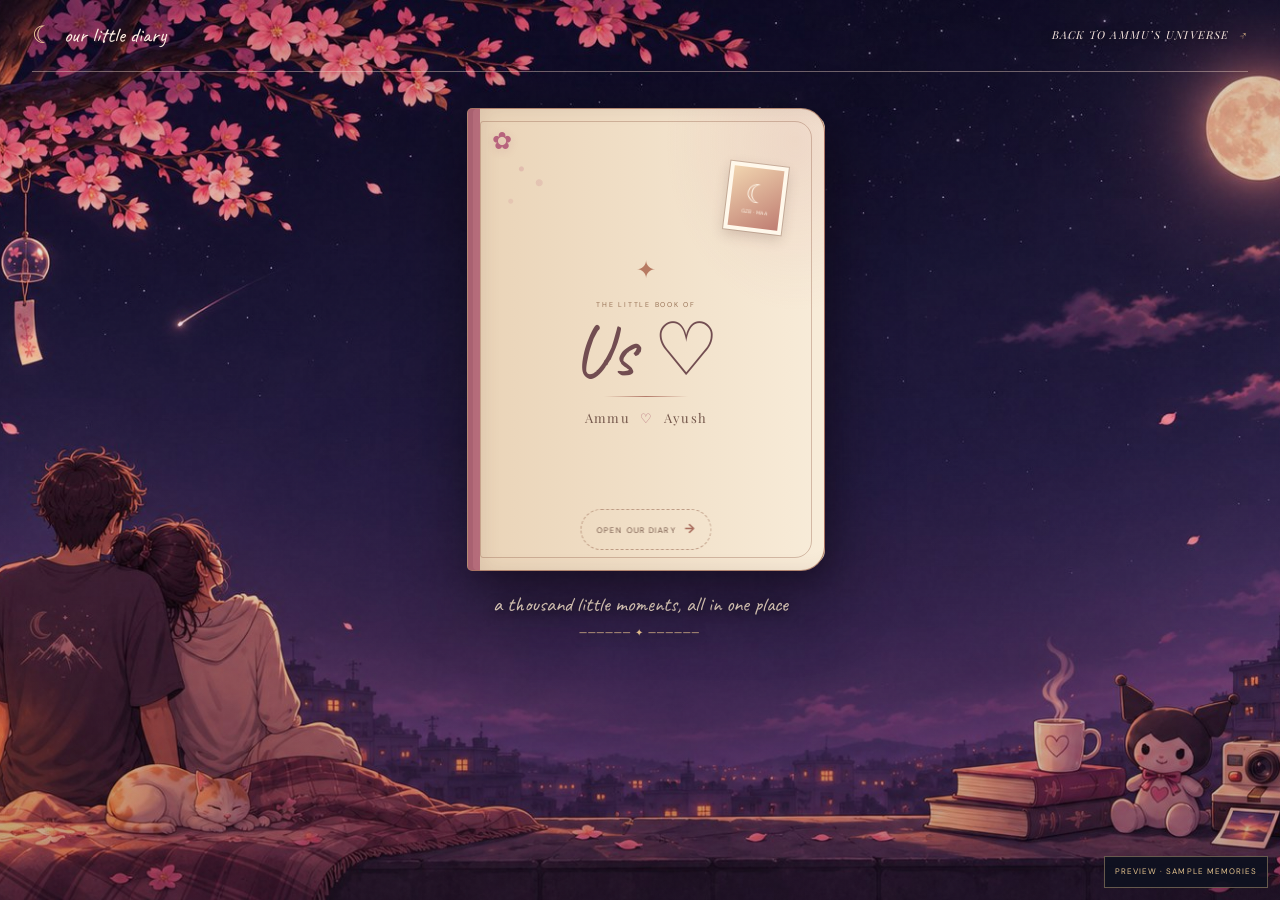
<file: archive-preview.html>
<!doctype html>
<html lang="en">
  <head>
    <meta charset="utf-8" />
    <meta name="viewport" content="width=device-width, initial-scale=1, viewport-fit=cover" />
    <meta name="theme-color" content="#160f24" />
    <title>Our little diary · Preview</title>
    <link rel="stylesheet" href="styles.css" />
    <link rel="stylesheet" href="archive.css" />
    <script src="archive-demo-preview.js" defer></script>
    <script src="archive-live.js" defer></script>
  </head>
  <body class="archive-preview-page">
    <div class="sky-grain" aria-hidden="true"></div>
    <header class="archive-header">
      <a class="archive-wordmark" href="index.html"><span aria-hidden="true">☾</span> our little diary</a>
      <a class="archive-back" href="index.html">back to Ammu’s universe <span aria-hidden="true">↗</span></a>
    </header>

    <main>
      <section class="diary-welcome" aria-label="Our diary book">
        <div class="diary-book-stage">
          <div class="diary-book" id="diary-book">
            <div class="diary-book__pages" id="diary-book-pages">
              <img class="diary-book__story-art" src="assets/diary-opening-story.jpg" alt="An illustrated page of our story: the first Instagram message between Madurai and Chennai, our voice notes, movie nights, plans, dreams, and little moments." />
            </div>
            <button class="diary-book__cover" id="open-diary" type="button" aria-controls="diary-book-pages" aria-expanded="false">
              <span class="diary-book__cover-star" aria-hidden="true">✦</span>
              <span class="diary-book__cover-flower" aria-hidden="true">✿</span>
              <span class="diary-book__cover-stamp" aria-hidden="true"><span>☾</span><small>GZB · MAA</small></span>
              <span class="diary-book__cover-kicker">THE LITTLE BOOK OF</span>
              <span class="diary-book__cover-title">Us ♡</span>
              <span class="diary-book__cover-rule" aria-hidden="true"></span>
              <span class="diary-book__cover-names">Ammu <i>♡</i> Ayush</span>
              <span class="diary-book__cover-prompt">open our diary <b aria-hidden="true">→</b></span>
            </button>
          </div>
          <p class="diary-book-stage__caption" id="story-status" role="status">a thousand little moments, all in one place</p>
          <button class="diary-enter-album" id="enter-album" type="button" hidden>turn to our memories <span aria-hidden="true">→</span></button>
        </div>
      </section>

      <dialog class="diary-auth-dialog" id="diary-auth-dialog" aria-labelledby="diary-auth-title">
        <form class="diary-auth" id="diary-auth-form">
          <button class="diary-auth__close" type="button" data-auth-close aria-label="Close sign in">×</button>
          <p class="eyebrow" id="diary-auth-title"><span class="eyebrow__line"></span> our private little doorway</p>
          <label for="diary-email">your invited email</label>
          <div><input id="diary-email" type="email" autocomplete="email" required placeholder="your invited email" /><button type="submit">send sign-in link</button></div>
          <p id="diary-auth-status" role="status">Sign in with one of the two invited email addresses.</p>
        </form>
      </dialog>

      <section class="archive-content" id="archive-content" hidden aria-labelledby="archive-title">
        <div class="archive-spread" id="archive-book-spread">
          <section class="archive-page archive-page--index" aria-label="Diary index">
            <div class="archive-heading">
              <p class="eyebrow"><span class="eyebrow__line"></span> gathered with love</p>
              <h2 id="archive-title" tabindex="-1">The things <em>we keep.</em></h2>
            </div>
            <p class="diary-live-status" id="archive-status" role="status"></p>
            <nav class="chapter-index" aria-label="Diary chapters">
              <div class="chapter-index__heading"><span>OUR CHAPTERS</span><span>choose a month to revisit</span></div>
              <div class="chapter-list" id="chapter-list"></div>
              <label class="chapter-more" for="chapter-picker">older chapters <select id="chapter-picker" aria-label="Choose another diary chapter"><option value="">choose a chapter</option></select></label>
            </nav>
            <div class="archive-controls" role="group" aria-label="Filter memories">
              <span class="archive-controls__label">SHOW ME</span>
              <button class="archive-filter is-active" type="button" data-filter="all" aria-pressed="true">everything <span data-count="all">0</span></button>
              <button class="archive-filter" type="button" data-filter="photo" aria-pressed="false">photos <span data-count="photo">0</span></button>
              <button class="archive-filter" type="button" data-filter="video" aria-pressed="false">videos <span data-count="video">0</span></button>
              <button class="archive-filter" type="button" data-filter="voice" aria-pressed="false">voice notes <span data-count="voice">0</span></button>
              <button class="archive-filter" type="button" data-filter="little-things" aria-pressed="false">little things <span data-count="little-things">0</span></button>
              <button class="archive-filter" type="button" data-filter="favorites" aria-pressed="false">our favorites <span data-count="favorites">0</span></button>
            </div>
            <div class="archive-heading__actions">
              <button class="archive-return" id="return-to-story" type="button">← inside cover</button>
              <button class="archive-read-mode" id="read-as-book" type="button" aria-pressed="false"><span aria-hidden="true">▤</span> read as a book</button>
              <button class="archive-refresh" id="archive-refresh" type="button" aria-label="Refresh diary memories" title="Refresh diary memories">↻</button>
              <button class="diary-page-sound" id="diary-page-sound" type="button" aria-pressed="false" aria-label="Page turn sound is off">♫ sound off</button>
              <button class="archive-signout" id="diary-signout" type="button" hidden>sign out</button>
              <a class="archive-upload-link" id="archive-upload-link" href="#"><span aria-hidden="true">＋</span> add a memory</a>
            </div>
            <button class="mobile-open-chapter" id="mobile-open-chapter" type="button">open this chapter <span aria-hidden="true">→</span></button>
            <p class="archive-index-note" aria-hidden="true">a little place for everything we keep <span>♡</span></p>
            <section class="book-reading-page" id="book-reading-page" hidden aria-label="Book reading mode">
              <p class="eyebrow"><span class="eyebrow__line"></span> just the two of us</p>
              <h2>From Ghaziabad <em>to Chennai.</em></h2>
              <p class="book-reading-page__copy">Every little moment, gathered into one book. Turn the pages from today back to where our story began.</p>
              <div class="book-reading-page__route" aria-hidden="true"><span>GZB</span><i>······♡······</i><span>MAA</span></div>
              <p class="book-reading-page__count"><strong id="reading-memory-count">0</strong> little moments kept close</p>
              <button class="book-reading-page__exit" id="exit-book-reading" type="button">← return to the diary shelf</button>
            </section>
          </section>

          <section class="archive-page archive-page--memories" aria-label="Selected chapter memories">
            <button class="mobile-index-back" id="mobile-index-back" type="button">← chapter index</button>
            <div class="reading-mode-toolbar" id="reading-mode-toolbar" hidden>
              <span>our little book · newest to oldest</span>
              <button id="exit-book-reading-mobile" type="button">close book ×</button>
            </div>
            <div class="spread-heading"><div><p class="spread-heading__eyebrow">A PAGE FROM OUR STORY</p><h3 id="spread-title" tabindex="-1">Your diary</h3></div><p class="spread-heading__count" id="spread-count" aria-live="polite"></p></div>
            <div class="spread-turn-stage" id="spread-turn-stage" aria-live="polite">
              <div class="archive-margin-doodle" aria-hidden="true"><svg viewBox="0 0 520 42"><path d="M38 26 C100 8 138 37 196 23 S300 14 344 25 S426 36 482 23"/><path d="M9 28 L9 14 L16 19 Q24 11 32 19 L39 14 L39 28 Q38 37 24 37 Q10 36 9 28Z"/><circle cx="19" cy="26" r="1"/><circle cx="29" cy="26" r="1"/><path d="M22 30 Q24 32 26 30 M245 17 C238 11 231 18 245 31 C259 18 252 11 245 17Z M482 24 Q475 19 478 14 Q481 10 485 16 Q489 10 493 14 Q496 19 489 24 L485 28Z M132 9 l2 4 4 1-4 2-2 4-2-4-4-2 4-1Z M393 8 l2 4 4 1-4 2-2 4-2-4-4-2 4-1Z"/></svg></div>
              <div class="memory-grid" id="memory-grid" aria-live="polite"></div>
              <div class="spread-empty" id="spread-empty" hidden><span aria-hidden="true">✧</span><p>This page is waiting for its first little memory.</p><a id="empty-upload-link" href="#">add one to this chapter</a></div>
            </div>
            <nav class="spread-pagination" aria-label="Diary page navigation">
              <button class="spread-turn" id="previous-spread" type="button"><span aria-hidden="true">←</span> previous page</button>
              <span class="spread-pagination__number" id="spread-page-number" aria-live="polite">1 / 1</span>
              <button class="spread-turn" id="next-spread" type="button">next page <span aria-hidden="true">→</span></button>
            </nav>
            <p class="spread-hint">swipe to turn · arrow keys work too</p>
            <div class="archive-endnote" aria-label="A little route from Ghaziabad to Chennai, with love">
              <svg class="archive-route-doodle" viewBox="0 0 740 46" aria-hidden="true">
                <path d="M54 27 C112 9 160 40 220 23 S326 13 370 26 S478 39 526 22 S628 12 686 27" />
                <path d="M15 31 L15 17 L22 22 Q30 14 39 22 L46 17 L46 31 Q45 40 30 40 Q16 39 15 31Z" />
                <circle cx="25" cy="29" r="1.2" /><circle cx="35" cy="29" r="1.2" /><path d="M28 33 Q30 35 32 33" />
                <path d="M694 29 Q687 24 690 19 Q693 15 697 21 Q701 15 705 19 Q708 24 701 29 L697 33Z" />
                <path d="M171 13 l2 4 4 1-4 2-2 4-2-4-4-2 4-1Z M552 12 l2 4 4 1-4 2-2 4-2-4-4-2 4-1Z" />
                <path d="M370 18 C363 12 356 19 370 32 C384 19 377 12 370 18Z" />
              </svg>
              <p class="archive-route-label"><span>Ghaziabad</span><i aria-hidden="true">··········♡··········</i><span>Chennai</span></p>
            </div>
          </section>
        </div>
      </section>

      <dialog class="memory-viewer" id="memory-viewer" aria-label="Memory viewer">
        <button class="memory-viewer__side-nav memory-viewer__side-nav--previous" type="button" data-viewer-step="-1" aria-label="Previous memory">←</button>
        <button class="memory-viewer__side-nav memory-viewer__side-nav--next" type="button" data-viewer-step="1" aria-label="Next memory">→</button>
        <div class="memory-viewer__shell">
          <button class="memory-viewer__close" type="button" data-viewer-close aria-label="Close memory">×</button>
          <div class="memory-viewer__stage" id="memory-viewer-stage"></div>
          <div class="memory-viewer__caption">
            <p class="memory-viewer__type" id="memory-viewer-type"></p>
            <h2 id="memory-viewer-title"></h2>
            <time id="memory-viewer-date"></time>
            <p class="memory-viewer__location" id="memory-viewer-location" hidden></p>
            <button class="memory-viewer__favorite" id="memory-viewer-favorite" type="button" aria-pressed="false">♡ save to our favorites</button>
            <p id="memory-viewer-description"></p>
          </div>
          <nav class="memory-viewer__nav" aria-label="Browse memories">
            <button type="button" data-viewer-step="-1">← <span>PREVIOUS</span></button>
            <span id="memory-viewer-count" aria-live="polite"></span>
            <button type="button" data-viewer-step="1"><span>NEXT</span> →</button>
          </nav>
        </div>
      </dialog>
    </main>
    <footer class="archive-footer"><span>our little diary</span><span aria-hidden="true">✦</span><span>kept close, always</span></footer>
  </body>
</html>
</file>
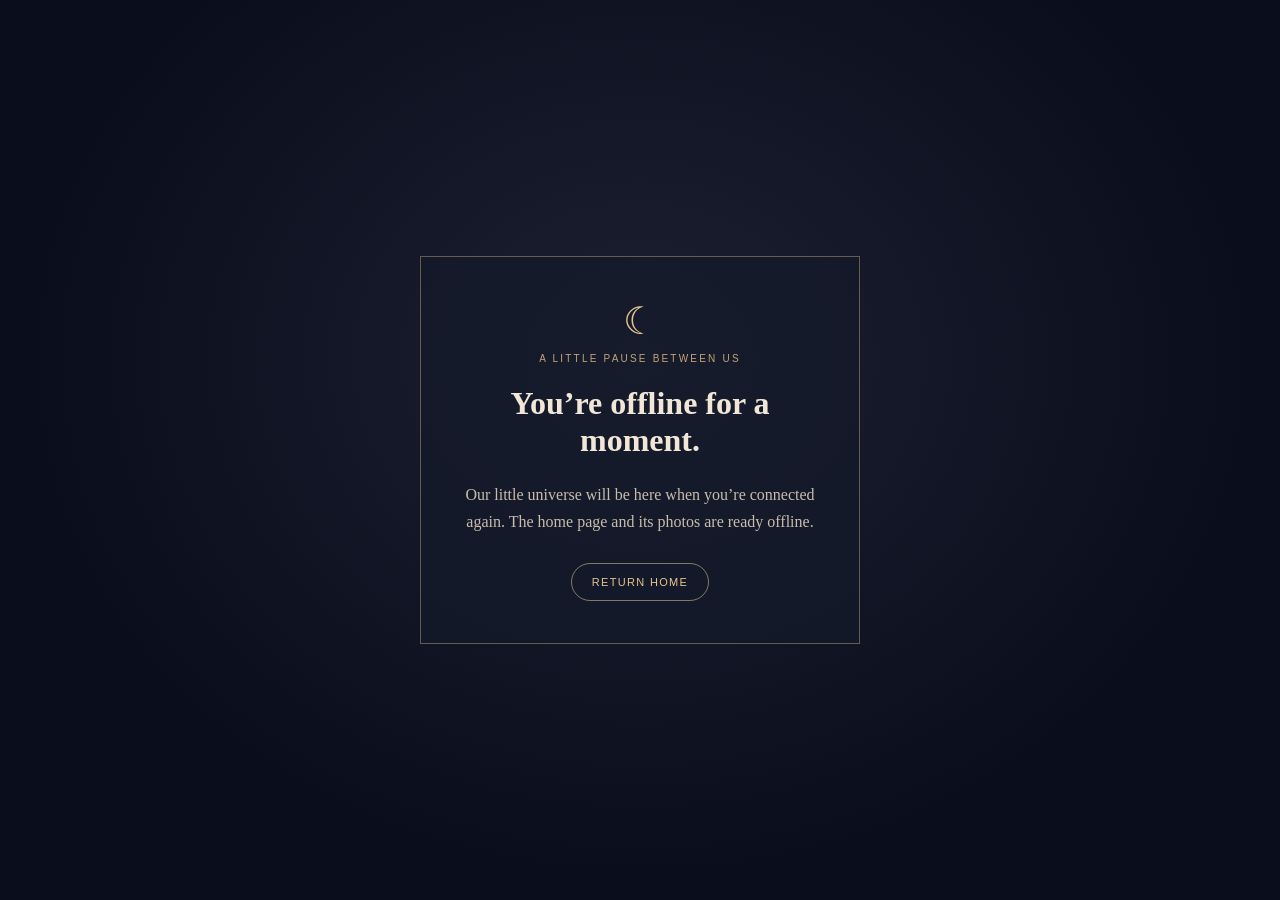
<file: offline.html>
<!doctype html>
<html lang="en">
  <head>
    <meta charset="utf-8" />
    <meta name="viewport" content="width=device-width, initial-scale=1" />
    <meta name="theme-color" content="#090d1c" />
    <title>A little pause · For Ammu</title>
    <style>
      :root { color-scheme: dark; font-family: Georgia,serif; background: #090d1c; color: #f2e7d7; }
      * { box-sizing: border-box; }
      body { min-height: 100svh; margin: 0; display: grid; place-items: center; padding: 24px; text-align: center; background: radial-gradient(ellipse at 50% 40%, #1d2030 0, #090d1c 68%); }
      main { width: min(440px, 100%); padding: 42px 28px; border: 1px solid rgba(230,197,143,.38); background: rgba(21,26,43,.7); }
      .moon { color: #e6c58f; font-size: 38px; }
      p { color: #c8bdad; line-height: 1.7; }
      a { display: inline-block; margin-top: 12px; padding: 12px 20px; border: 1px solid rgba(230,197,143,.55); border-radius: 30px; color: #e6c58f; text-decoration: none; font: 11px Arial,sans-serif; letter-spacing: .12em; text-transform: uppercase; }
    </style>
  </head>
  <body>
    <main>
      <span class="moon" aria-hidden="true">☾</span>
      <p style="font:10px Arial,sans-serif;letter-spacing:.22em;text-transform:uppercase;color:#c3a477">a little pause between us</p>
      <h1>You’re offline for a moment.</h1>
      <p>Our little universe will be here when you’re connected again. The home page and its photos are ready offline.</p>
      <a href="/">return home</a>
    </main>
  </body>
</html>
</file>
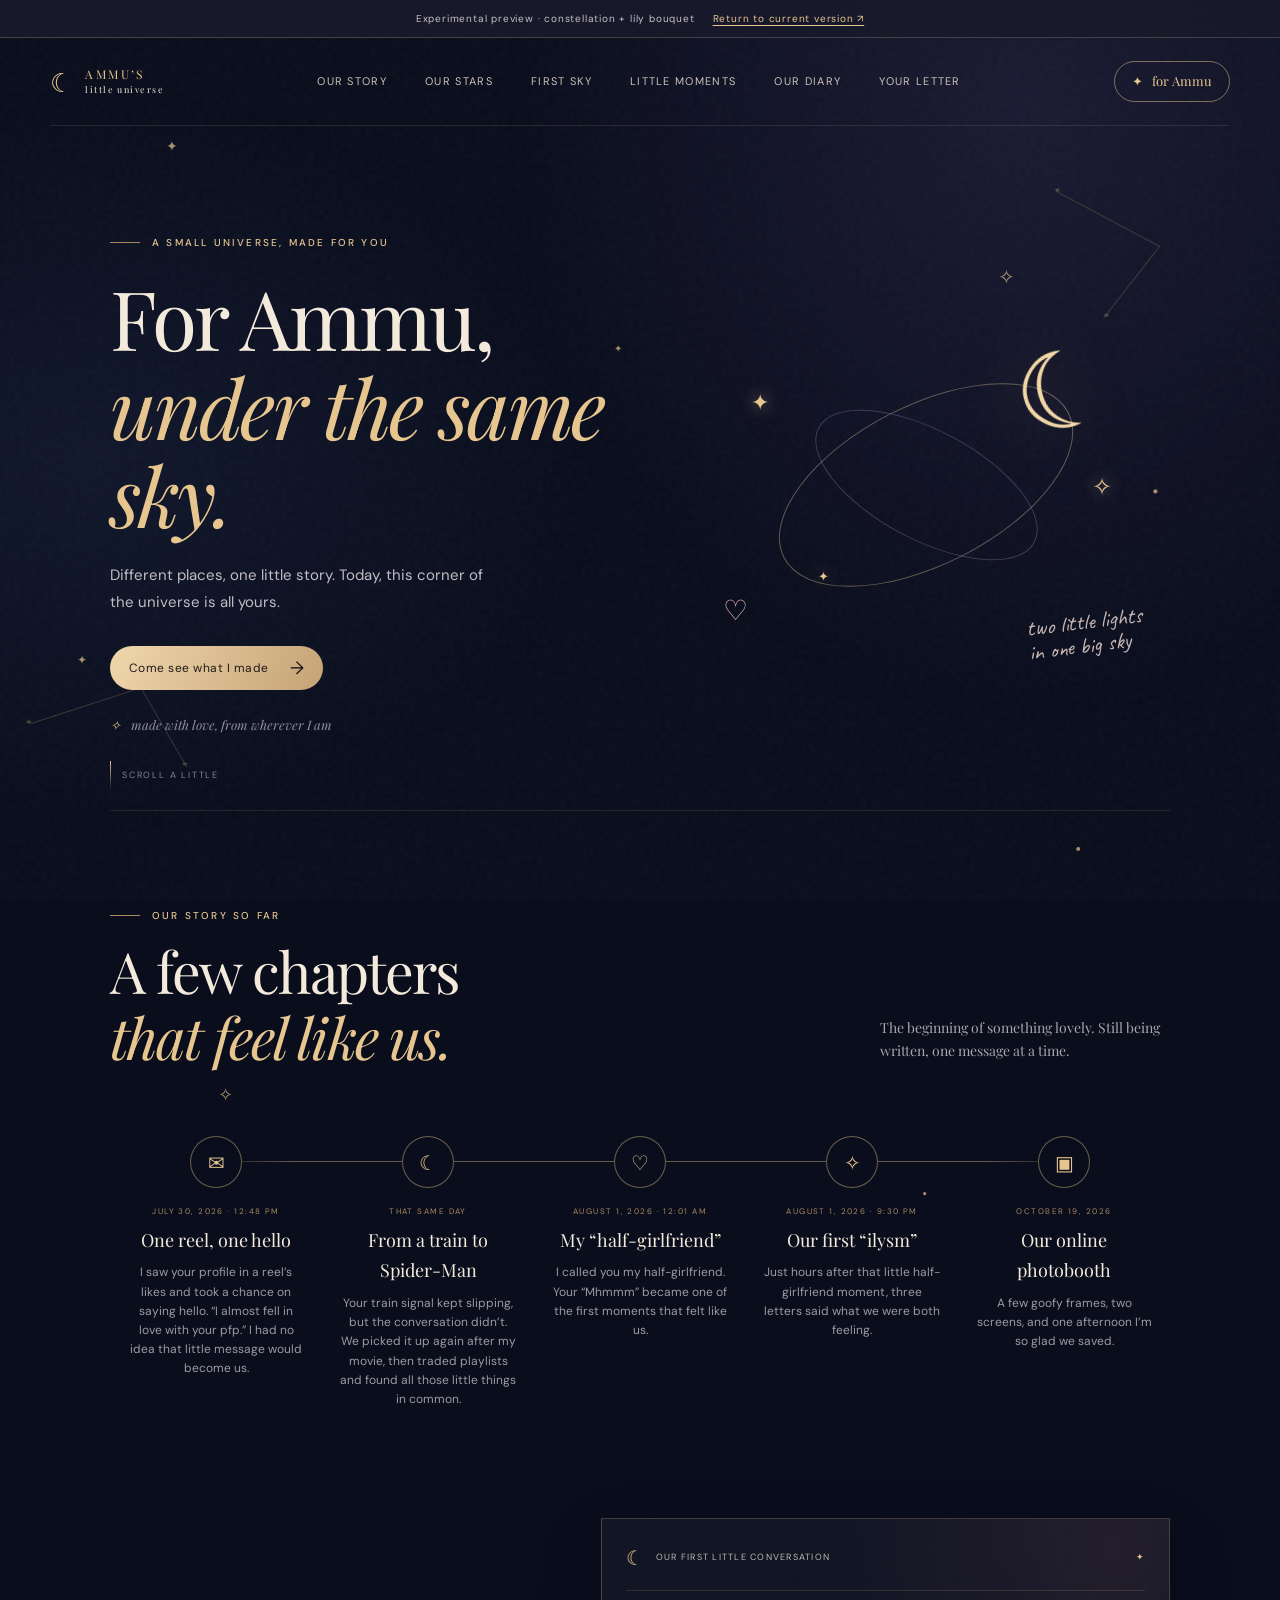
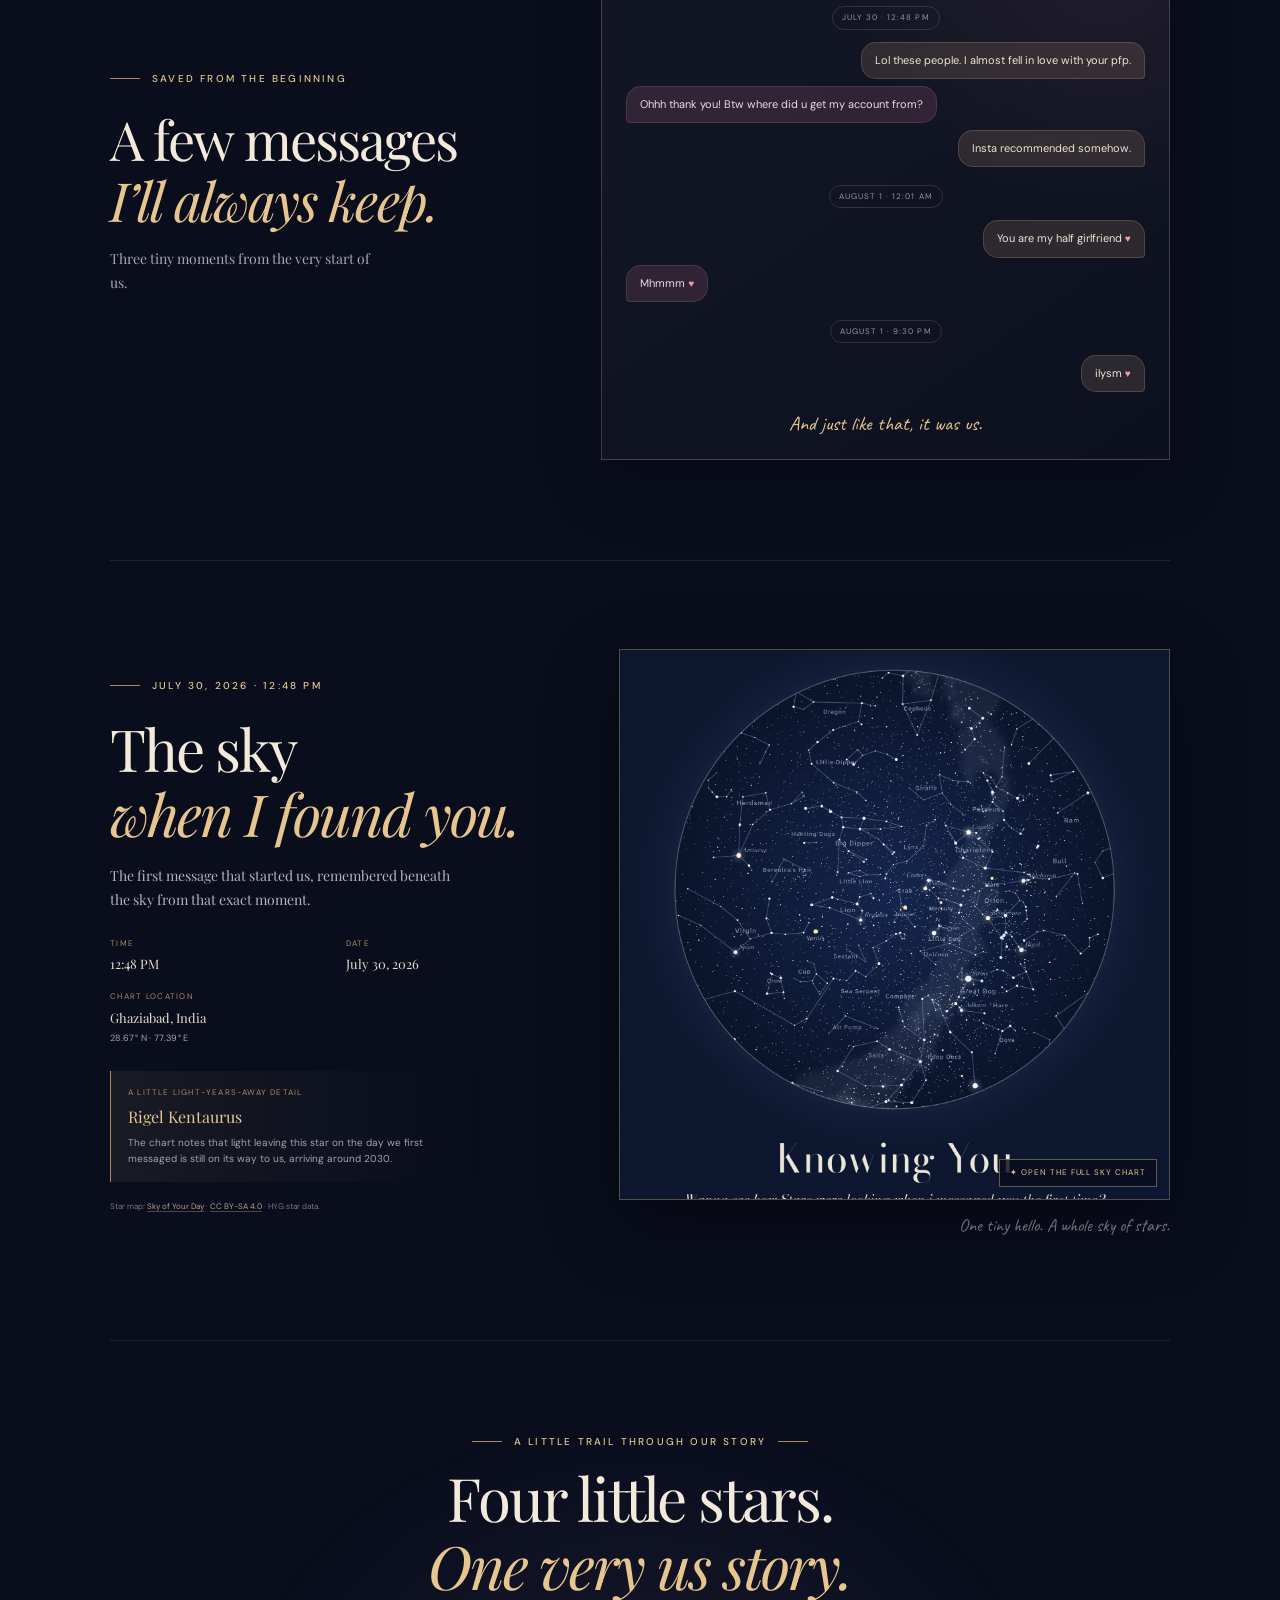
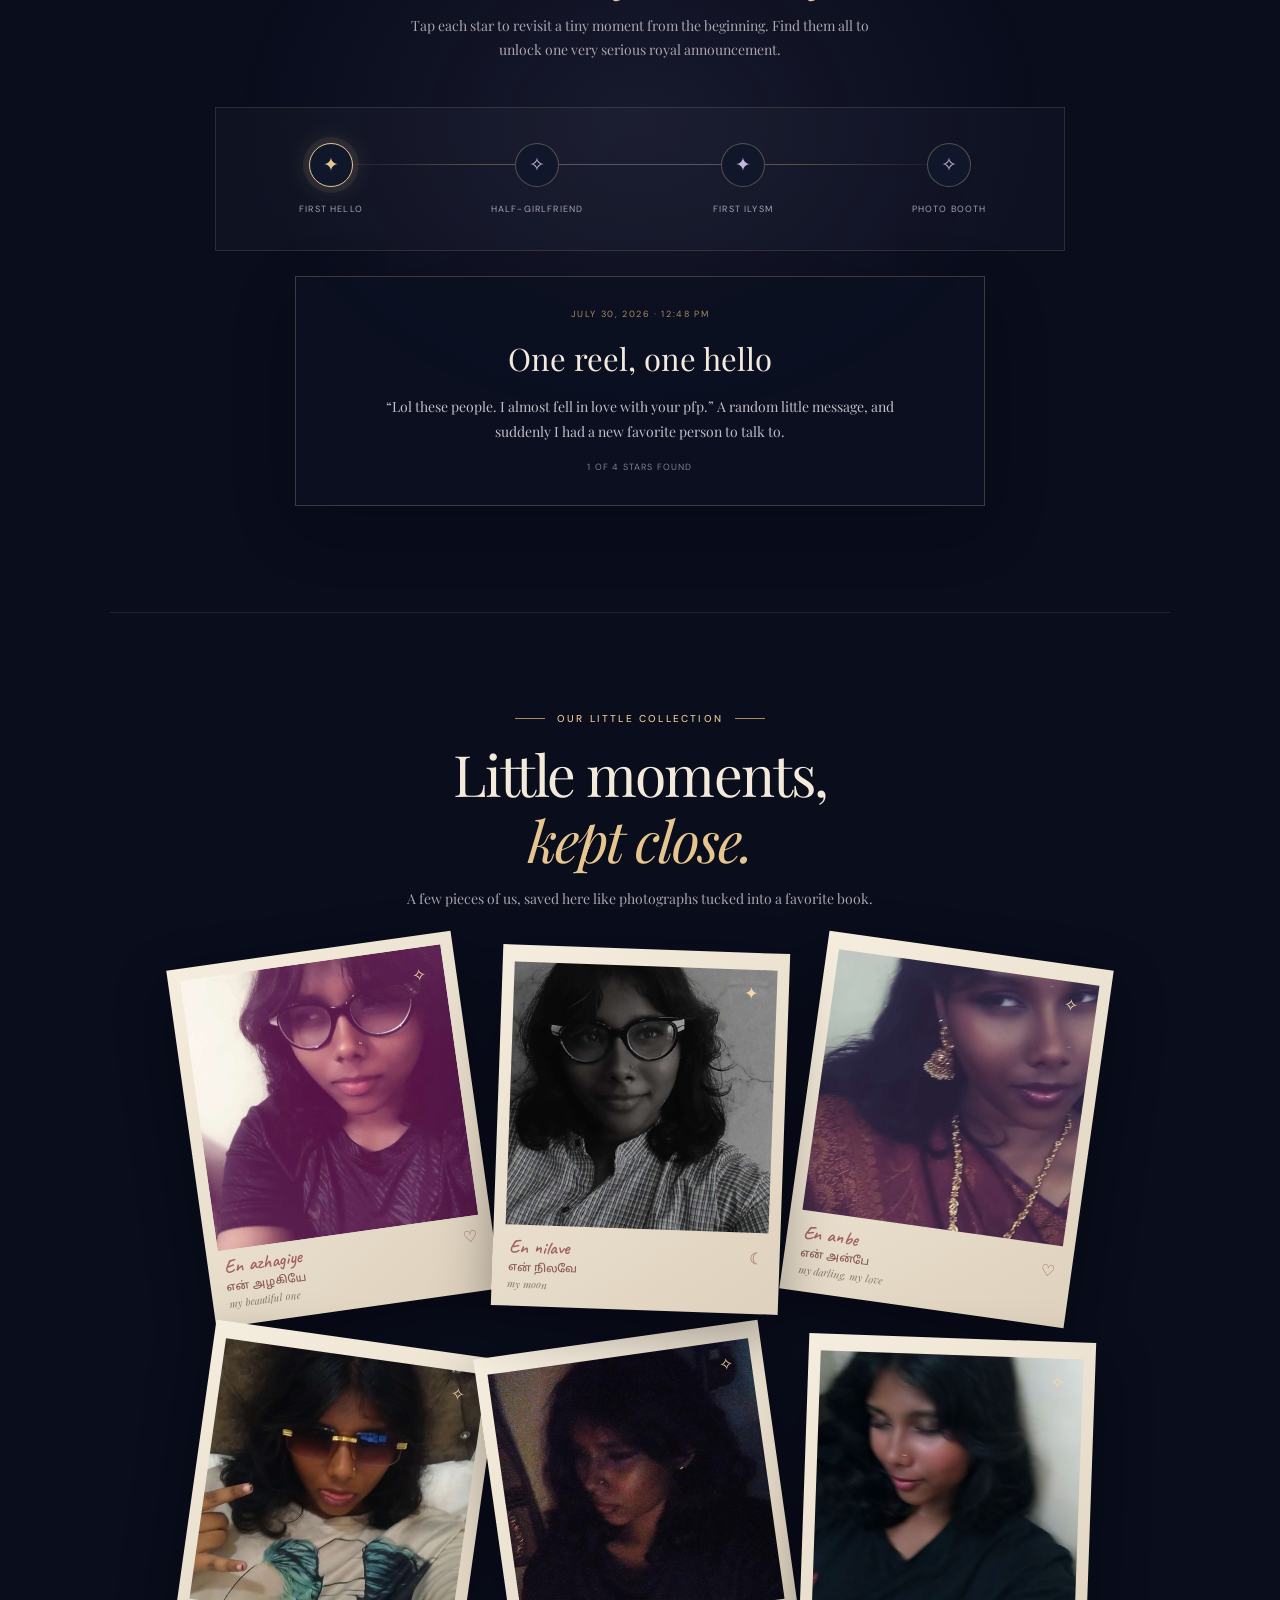
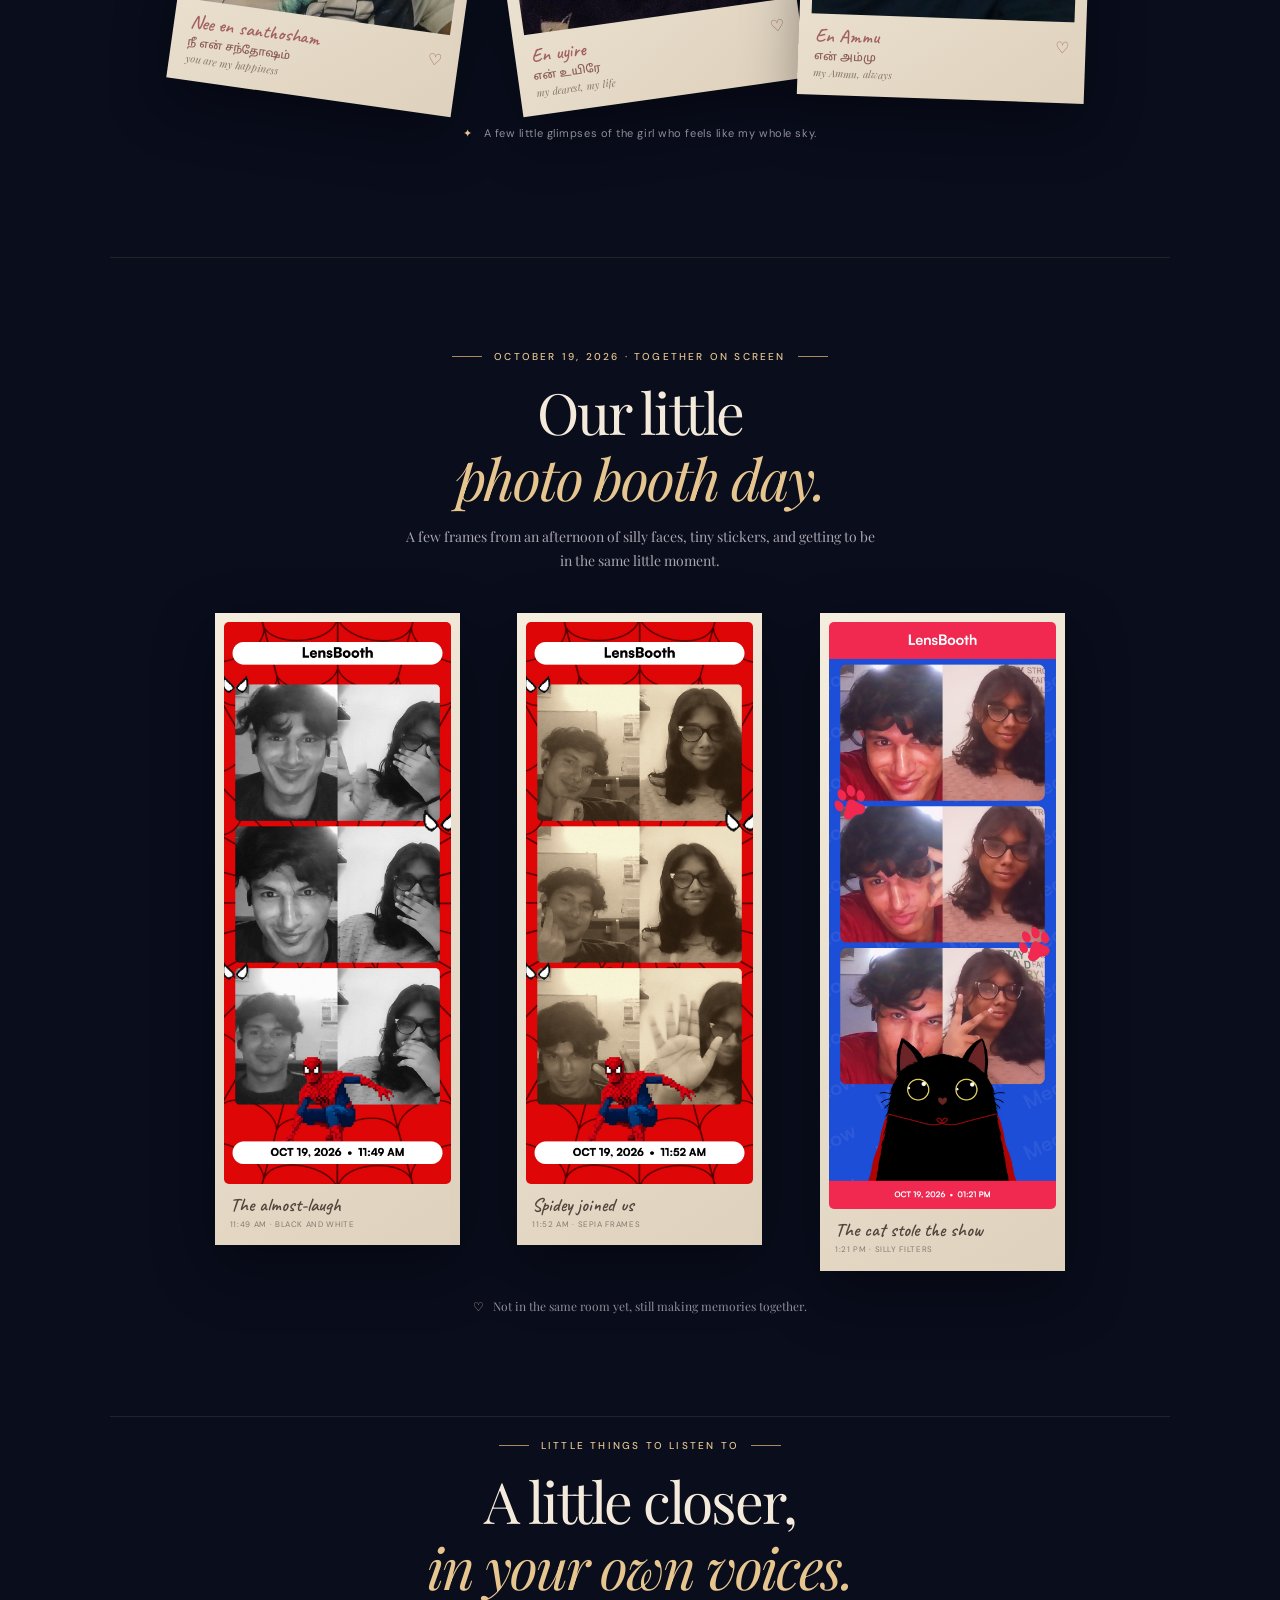
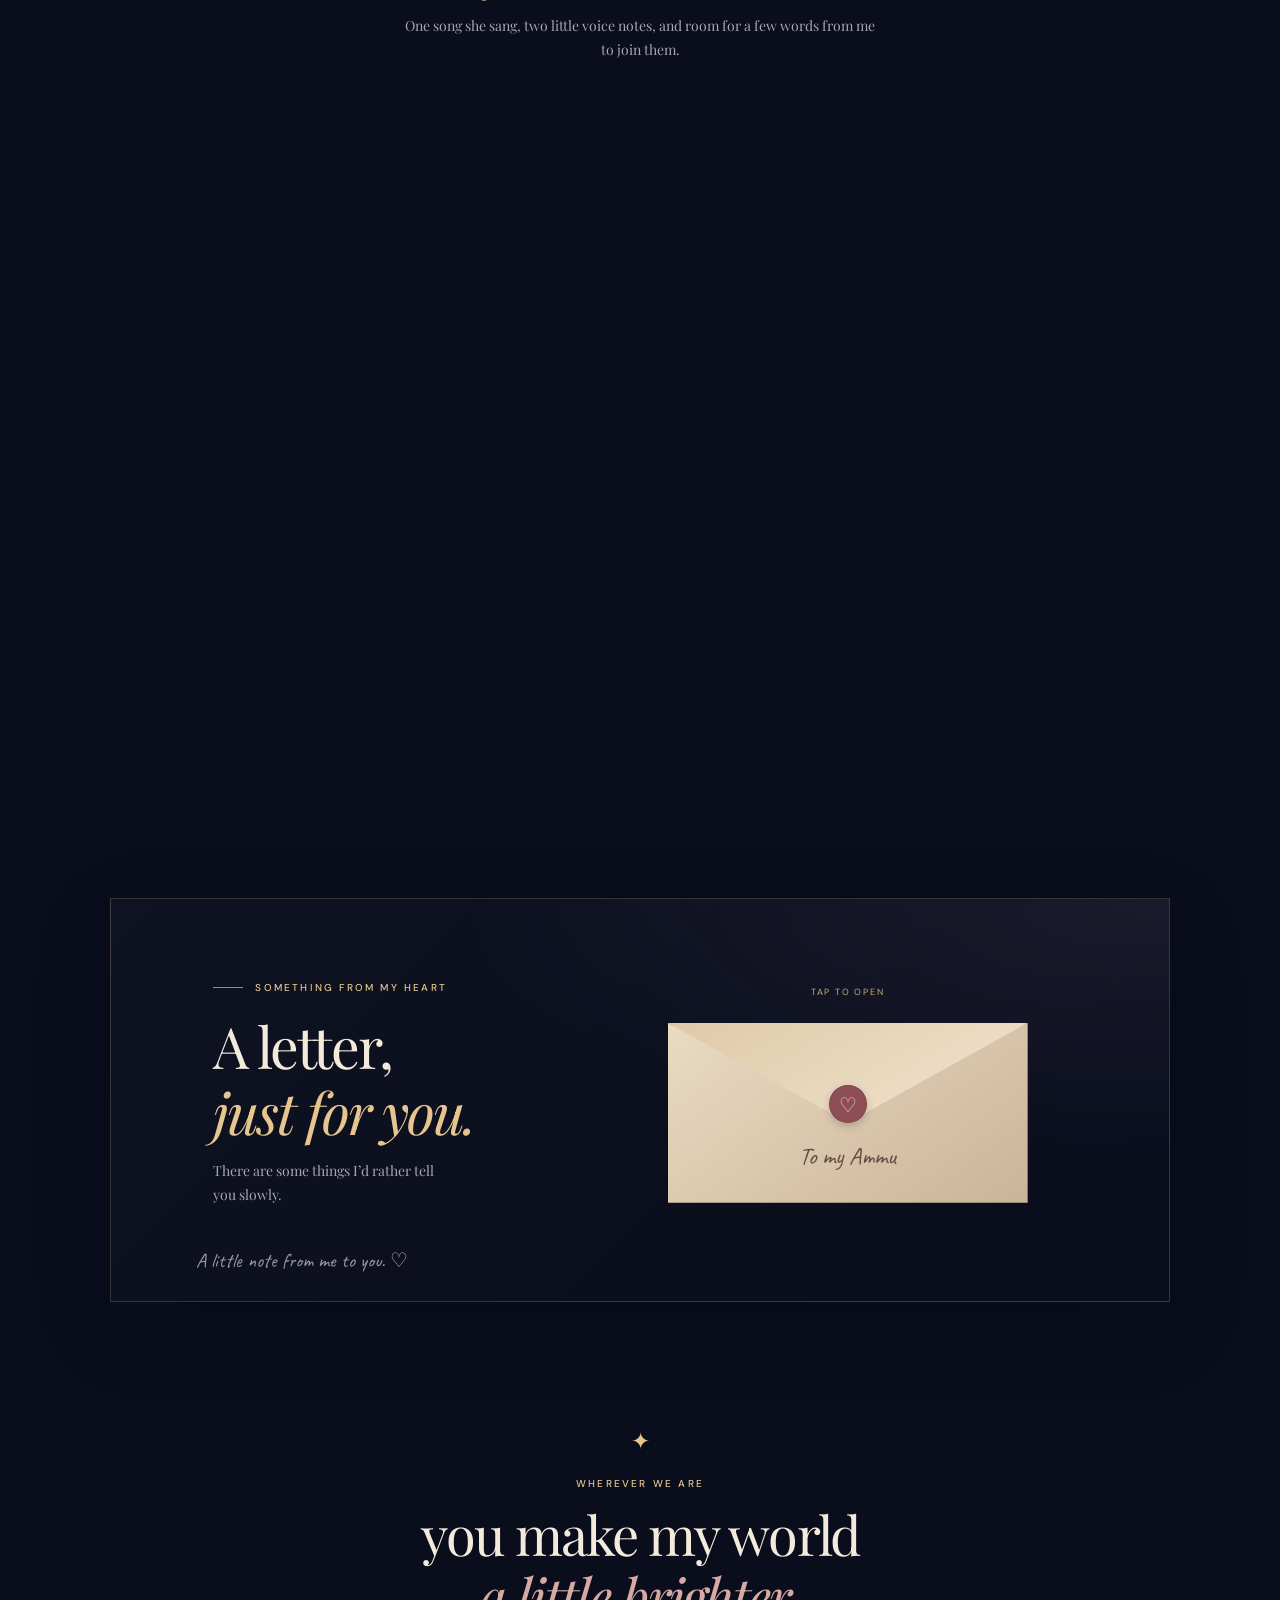
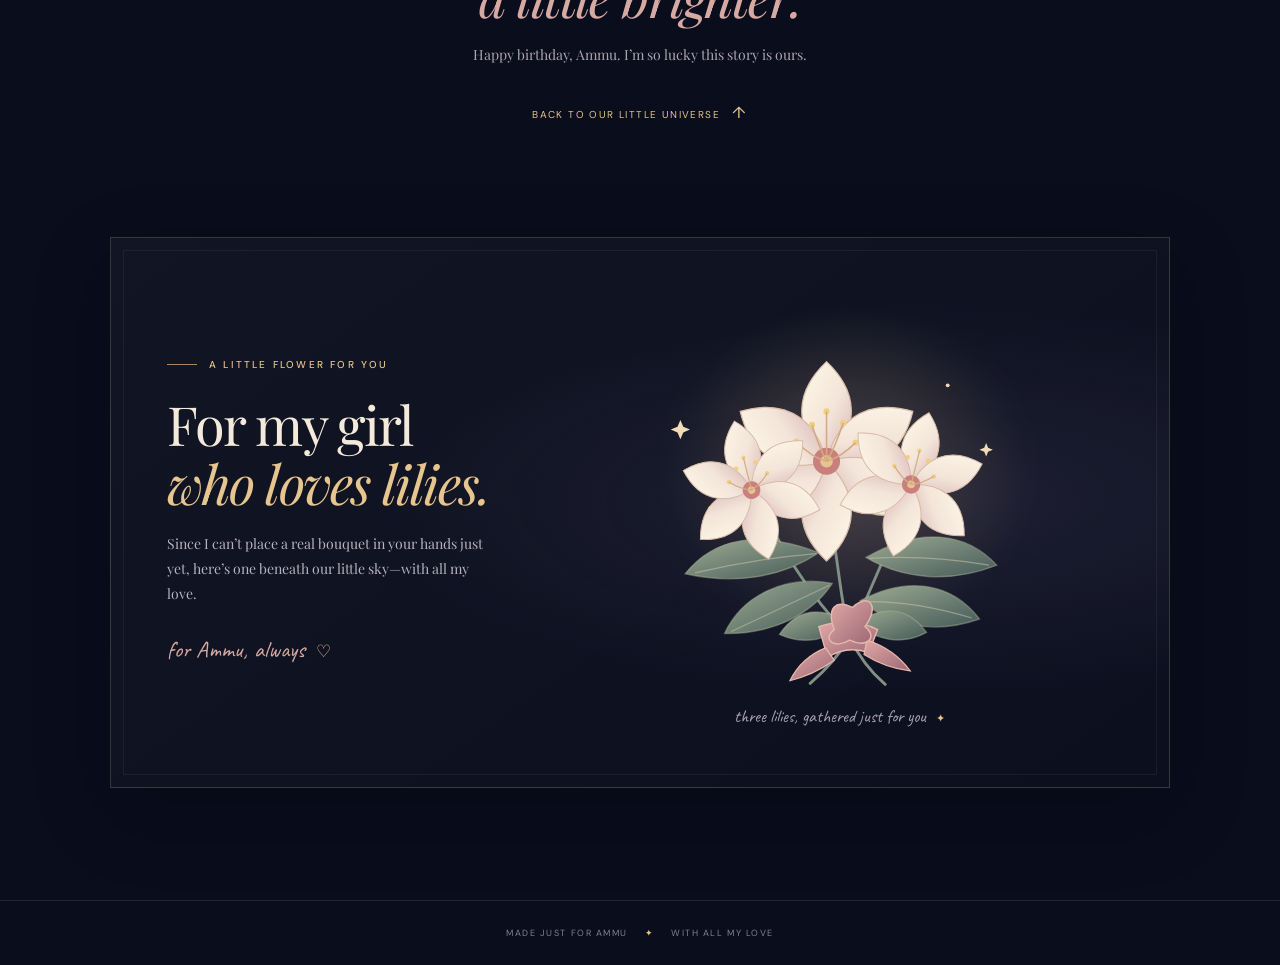
<file: preview.html>
<!doctype html>
<html lang="en">
  <head>
    <meta charset="utf-8" />
    <meta name="viewport" content="width=device-width, initial-scale=1" />
    <meta name="theme-color" content="#090d1c" />
    <meta
      name="description"
      content="A little birthday universe made for Ammu."
    />
    <title>For Ammu, under the same sky</title>
    <link rel="stylesheet" href="styles.css" />
    <link rel="stylesheet" href="preview.css" />
    <script src="script.js" defer></script>
    <script src="preview.js" defer></script>
  </head>
  <body class="preview-mode">
    <div class="preview-banner"><span>Experimental preview · constellation + lily bouquet</span><a href="index.html">Return to current version ↗</a></div>
    <div class="sky-grain" aria-hidden="true"></div>
    <div class="star-field" aria-hidden="true">
      <span class="star star--one">✦</span>
      <span class="star star--two">✧</span>
      <span class="star star--three">·</span>
      <span class="star star--four">✦</span>
      <span class="star star--five">·</span>
      <span class="star star--six">✧</span>
      <span class="star star--seven">·</span>
      <span class="star star--eight">✦</span>
      <span class="constellation constellation--one"></span>
      <span class="constellation constellation--two"></span>
    </div>

    <header class="site-header">
      <a class="wordmark" href="#top" aria-label="Ammu's little universe, home">
        <span class="wordmark__moon" aria-hidden="true">☾</span>
        <span>AMMU’S<br /><small>little universe</small></span>
      </a>
      <nav class="site-nav" aria-label="Main navigation">
        <a href="#story">Our story</a>
        <a href="#constellation">Our stars</a>
        <a href="#first-sky">First sky</a>
        <a href="#memories">Little moments</a>
        <a href="archive-preview.html">Our diary</a>
        <a href="#letter">Your letter</a>
      </nav>
      <a class="header-link" href="#letter"><span aria-hidden="true">✦</span> for Ammu</a>
      <button class="menu-toggle" type="button" aria-label="Open menu" aria-expanded="false">
        <span></span><span></span>
      </button>
    </header>

    <main id="top">
      <section class="hero section-shell" aria-labelledby="hero-title">
        <div class="hero__copy reveal">
          <p class="eyebrow"><span class="eyebrow__line"></span> a small universe, made for you</p>
          <h1 id="hero-title">For Ammu,<br /><em>under the same sky.</em></h1>
          <p class="hero__intro">Different places, one little story. Today, this corner of the universe is all yours.</p>
          <a class="button button--gold" href="#story">Come see what I made <span aria-hidden="true">→</span></a>
          <p class="hero__note"><span aria-hidden="true">✧</span> made with love, from wherever I am</p>
        </div>
        <div class="hero__art reveal" aria-label="Two stars connected under a crescent moon">
          <div class="orbit orbit--outer"></div>
          <div class="orbit orbit--inner"></div>
          <div class="moon">☾</div>
          <span class="orbit-star orbit-star--a">✦</span>
          <span class="orbit-star orbit-star--b">✧</span>
          <span class="orbit-star orbit-star--c">✦</span>
          <span class="orbit-caption">two little lights<br />in one big sky</span>
          <span class="hero__art-heart" aria-hidden="true">♡</span>
        </div>
        <a class="scroll-cue" href="#story"><span></span> scroll a little</a>
      </section>

      <section class="story section-shell" id="story" aria-labelledby="story-title">
        <div class="section-heading reveal">
          <p class="eyebrow"><span class="eyebrow__line"></span> our story so far</p>
          <h2 id="story-title">A few chapters<br /><em>that feel like us.</em></h2>
          <p class="section-heading__aside">The beginning of something lovely. Still being written, one message at a time.</p>
        </div>
        <div class="timeline reveal">
          <article class="timeline__item">
            <span class="timeline__icon" aria-hidden="true">✉</span>
            <span class="timeline__dot"></span>
            <p class="timeline__date">JULY 30, 2026 · 12:48 PM</p>
            <h3>One reel, one hello</h3>
            <p>I saw your profile in a reel’s likes and took a chance on saying hello. “I almost fell in love with your pfp.” I had no idea that little message would become us.</p>
          </article>
          <article class="timeline__item">
            <span class="timeline__icon" aria-hidden="true">☾</span>
            <span class="timeline__dot"></span>
            <p class="timeline__date">THAT SAME DAY</p>
            <h3>From a train to Spider-Man</h3>
            <p>Your train signal kept slipping, but the conversation didn’t. We picked it up again after my movie, then traded playlists and found all those little things in common.</p>
          </article>
          <article class="timeline__item">
            <span class="timeline__icon" aria-hidden="true">♡</span>
            <span class="timeline__dot"></span>
            <p class="timeline__date">AUGUST 1, 2026 · 12:01 AM</p>
            <h3>My “half-girlfriend”</h3>
            <p>I called you my half-girlfriend. Your “Mhmmm” became one of the first moments that felt like us.</p>
          </article>
          <article class="timeline__item timeline__item--future">
            <span class="timeline__icon" aria-hidden="true">✧</span>
            <span class="timeline__dot"></span>
            <p class="timeline__date">AUGUST 1, 2026 · 9:30 PM</p>
            <h3>Our first “ilysm”</h3>
            <p>Just hours after that little half-girlfriend moment, three letters said what we were both feeling.</p>
          </article>
          <article class="timeline__item">
            <span class="timeline__icon" aria-hidden="true">▣</span>
            <span class="timeline__dot"></span>
            <p class="timeline__date">OCTOBER 19, 2026</p>
            <h3>Our online photobooth</h3>
            <p>A few goofy frames, two screens, and one afternoon I’m so glad we saved.</p>
          </article>
        </div>
      </section>

      <section class="chat-memory section-shell" aria-labelledby="chat-title">
        <div class="chat-memory__intro reveal">
          <p class="eyebrow"><span class="eyebrow__line"></span> saved from the beginning</p>
          <h2 id="chat-title">A few messages<br /><em>I’ll always keep.</em></h2>
          <p>Three tiny moments from the very start of us.</p>
        </div>
        <div class="chat-card reveal" aria-label="A small recreation of our first messages">
          <div class="chat-card__top"><span class="chat-card__moon">☾</span><span>our first little conversation</span><span class="chat-card__spark">✦</span></div>
          <div class="chat-day">JULY 30 · 12:48 PM</div>
          <p class="chat-bubble chat-bubble--you">Lol these people. I almost fell in love with your pfp.</p>
          <p class="chat-bubble chat-bubble--her">Ohhh thank you! Btw where did u get my account from?</p>
          <p class="chat-bubble chat-bubble--you">Insta recommended somehow.</p>
          <div class="chat-day chat-day--later">AUGUST 1 · 12:01 AM</div>
          <p class="chat-bubble chat-bubble--you">You are my half girlfriend <span aria-label="heart">♥</span></p>
          <p class="chat-bubble chat-bubble--her">Mhmmm <span aria-label="heart">♥</span></p>
          <div class="chat-day chat-day--later">AUGUST 1 · 9:30 PM</div>
          <p class="chat-bubble chat-bubble--you">ilysm <span aria-label="heart">♥</span></p>
          <p class="chat-card__caption">And just like that, it was us.</p>
        </div>
      </section>

      <section class="first-sky section-shell" id="first-sky" aria-labelledby="first-sky-title">
        <div class="first-sky__copy reveal">
          <p class="eyebrow"><span class="eyebrow__line"></span> july 30, 2026 · 12:48 pm</p>
          <h2 id="first-sky-title">The sky<br /><em>when I found you.</em></h2>
          <p class="first-sky__lead">The first message that started us, remembered beneath the sky from that exact moment.</p>
          <dl class="sky-coordinates"><div><dt>TIME</dt><dd>12:48 PM</dd></div><div><dt>DATE</dt><dd>July 30, 2026</dd></div><div><dt>CHART LOCATION</dt><dd>Ghaziabad, India <small>28.67° N · 77.39° E</small></dd></div></dl>
          <aside class="sky-fact">
            <p class="sky-fact__label">A little light-years-away detail</p>
            <h3>Rigel Kentaurus</h3>
            <p>The chart notes that light leaving this star on the day we first messaged is still on its way to us, arriving around 2030.</p>
          </aside>
          <p class="sky-source">Star map: <a href="https://skyofyourday.com/" target="_blank" rel="noreferrer">Sky of Your Day</a> · <a href="https://creativecommons.org/licenses/by-sa/4.0/" target="_blank" rel="noreferrer">CC BY-SA 4.0</a> · HYG star data.</p>
        </div>
        <figure class="first-sky__figure reveal">
          <div class="first-sky__art">
            <a class="first-sky__image-link" href="assets/stars/first-hello-sky.png" target="_blank" rel="noreferrer" aria-label="Open the full star chart for our first message">
              <img src="assets/stars/first-hello-sky.png" alt="Star chart titled Knowing You for July 30, 2026 at 12:48 PM, centered on 28.67 degrees north and 77.39 degrees east." loading="lazy" />
              <span class="first-sky__image-label">✦ open the full sky chart</span>
            </a>
            <button class="secret-star" type="button" aria-label="Reveal a tiny secret for Ammu" aria-expanded="false" aria-controls="secret-star-note">✦</button>
            <div class="secret-star-note" id="secret-star-note" hidden>
              <span class="secret-star-note__eyebrow">a very important royal announcement</span>
              <p>Pssst, Chellakussu… still my silly potato, still my Potato Queen, and absolutely my queen for real.</p>
              <span class="secret-star-note__signoff">— your biggest fan ♡</span>
            </div>
          </div>
          <figcaption>One tiny hello. A whole sky of stars.</figcaption>
        </figure>
      </section>

      <section class="constellation-quest section-shell" id="constellation" aria-labelledby="constellation-title">
        <div class="section-heading section-heading--center reveal">
          <p class="eyebrow"><span class="eyebrow__line"></span> a little trail through our story <span class="eyebrow__line"></span></p>
          <h2 id="constellation-title">Four little stars.<br /><em>One very us story.</em></h2>
          <p class="memories__lead">Tap each star to revisit a tiny moment from the beginning. Find them all to unlock one very serious royal announcement.</p>
        </div>
        <div class="constellation-map reveal" role="group" aria-label="Four story stars to explore">
          <button class="story-star is-selected" type="button" data-story-star="0" aria-pressed="true"><span class="story-star__light">✦</span><span class="story-star__label">FIRST HELLO</span></button>
          <button class="story-star" type="button" data-story-star="1" aria-pressed="false"><span class="story-star__light">✧</span><span class="story-star__label">HALF-GIRLFRIEND</span></button>
          <button class="story-star" type="button" data-story-star="2" aria-pressed="false"><span class="story-star__light">✦</span><span class="story-star__label">FIRST ILYSM</span></button>
          <button class="story-star" type="button" data-story-star="3" aria-pressed="false"><span class="story-star__light">✧</span><span class="story-star__label">PHOTO BOOTH</span></button>
        </div>
        <article class="constellation-memory reveal" aria-live="polite" aria-atomic="true">
          <p class="constellation-memory__date" id="story-star-date">JULY 30, 2026 · 12:48 PM</p>
          <h3 id="story-star-title">One reel, one hello</h3>
          <p id="story-star-copy">“Lol these people. I almost fell in love with your pfp.” A random little message, and suddenly I had a new favorite person to talk to.</p>
          <p class="constellation-progress" id="story-star-progress">1 of 4 stars found</p>
        </article>
        <div class="constellation-unlock" id="potato-unlock" hidden>
          <span aria-hidden="true">✦</span>
          <p>You found all our little stars. There’s one last thing from the royal archives…</p>
          <button class="button button--gold" id="open-decree" type="button" aria-expanded="false" aria-controls="potato-decree">Open the royal decree <span aria-hidden="true">→</span></button>
        </div>
        <article class="potato-decree" id="potato-decree" hidden>
          <p class="potato-decree__eyebrow">THE ROYAL COURT OF US · DECREE NO. 001</p>
          <h3>Her Royal Highness,<br /><em>the Potato Queen.</em></h3>
          <p>By royal decree, Ammu is hereby crowned ruler of sleepy texts, tiny jealousies, silly potatoes, and my entire heart.</p>
          <p class="potato-decree__signature">Signed, your loyal Chellakussu ♡</p>
          <a class="potato-decree__letter-link" href="#letter">Now open your birthday letter <span aria-hidden="true">→</span></a>
        </article>
      </section>

      <section class="memories section-shell" id="memories" aria-labelledby="memories-title">
        <div class="section-heading section-heading--center reveal">
          <p class="eyebrow"><span class="eyebrow__line"></span> our little collection <span class="eyebrow__line"></span></p>
          <h2 id="memories-title">Little moments,<br /><em>kept close.</em></h2>
          <p class="memories__lead">A few pieces of us, saved here like photographs tucked into a favorite book.</p>
        </div>
        <div class="polaroid-gallery">
          <figure class="polaroid polaroid--left reveal">
            <div class="polaroid__photo"><img src="assets/photos/ammu-purple-glasses.jpeg" alt="Ammu wearing round glasses" loading="lazy" /><span class="photo-sparkle" aria-hidden="true">✧</span></div>
            <figcaption><span class="polaroid-caption__words"><strong>En azhagiye</strong><b lang="ta">என் அழகியே</b><small>my beautiful one</small></span><span class="polaroid-caption__heart" aria-hidden="true">♡</span></figcaption>
          </figure>
          <figure class="polaroid polaroid--center reveal">
            <div class="polaroid__photo"><img class="photo-rotate" src="assets/photos/ammu-black-white.jpeg" alt="Ammu in a black and white portrait" loading="lazy" /><span class="photo-sparkle" aria-hidden="true">✦</span></div>
            <figcaption><span class="polaroid-caption__words"><strong>En nilave</strong><b lang="ta">என் நிலவே</b><small>my moon</small></span><span class="polaroid-caption__heart" aria-hidden="true">☾</span></figcaption>
          </figure>
          <figure class="polaroid polaroid--right reveal">
            <div class="polaroid__photo"><img class="photo-rotate" src="assets/photos/ammu-saree.jpeg" alt="Ammu dressed up in a red and gold outfit" loading="lazy" /><span class="photo-sparkle" aria-hidden="true">✧</span></div>
            <figcaption><span class="polaroid-caption__words"><strong>En anbe</strong><b lang="ta">என் அன்பே</b><small>my darling, my love</small></span><span class="polaroid-caption__heart" aria-hidden="true">♡</span></figcaption>
          </figure>
          <figure class="polaroid polaroid--right reveal">
            <div class="polaroid__photo"><img class="photo-rotate" src="assets/photos/ammu-playful.jpeg" alt="Ammu making a playful pose for the camera" loading="lazy" /><span class="photo-sparkle" aria-hidden="true">✧</span></div>
            <figcaption><span class="polaroid-caption__words"><strong>Nee en santhosham</strong><b lang="ta">நீ என் சந்தோஷம்</b><small>you are my happiness</small></span><span class="polaroid-caption__heart" aria-hidden="true">♡</span></figcaption>
          </figure>
          <figure class="polaroid polaroid--left reveal">
            <div class="polaroid__photo"><img class="photo-rotate" src="assets/photos/ammu-night.jpeg" alt="Ammu in a soft, low-light portrait" loading="lazy" /><span class="photo-sparkle" aria-hidden="true">✧</span></div>
            <figcaption><span class="polaroid-caption__words"><strong>En uyire</strong><b lang="ta">என் உயிரே</b><small>my dearest, my life</small></span><span class="polaroid-caption__heart" aria-hidden="true">♡</span></figcaption>
          </figure>
          <figure class="polaroid polaroid--center reveal">
            <div class="polaroid__photo"><img class="photo-rotate" src="assets/photos/ammu-soft-smile.jpeg" alt="Ammu resting with a soft smile" loading="lazy" /><span class="photo-sparkle" aria-hidden="true">✧</span></div>
            <figcaption><span class="polaroid-caption__words"><strong>En Ammu</strong><b lang="ta">என் அம்மு</b><small>my Ammu, always</small></span><span class="polaroid-caption__heart" aria-hidden="true">♡</span></figcaption>
          </figure>
        </div>
        <p class="memories__footnote reveal"><span aria-hidden="true">✦</span> A few little glimpses of the girl who feels like my whole sky.</p>
      </section>

      <section class="photobooth section-shell" aria-labelledby="photobooth-title">
        <div class="section-heading section-heading--center reveal">
          <p class="eyebrow"><span class="eyebrow__line"></span> october 19, 2026 · together on screen <span class="eyebrow__line"></span></p>
          <h2 id="photobooth-title">Our little<br /><em>photo booth day.</em></h2>
          <p class="memories__lead">A few frames from an afternoon of silly faces, tiny stickers, and getting to be in the same little moment.</p>
        </div>
        <div class="booth-gallery">
          <figure class="booth-print booth-print--one reveal">
            <a href="assets/photobooth/oct-19-laugh-strip.jpg" target="_blank" rel="noreferrer" aria-label="Open the full black and white photo booth strip from 11:49 AM">
              <img src="assets/photobooth/oct-19-laugh-strip.jpg" alt="Black and white online photo booth strip of us together; Ammu covers her smile in a few frames." loading="lazy" />
            </a>
            <figcaption><strong>The almost-laugh</strong><span>11:49 AM · black and white</span></figcaption>
          </figure>
          <figure class="booth-print booth-print--two reveal">
            <a href="assets/photobooth/oct-19-spiderman-strip.jpg" target="_blank" rel="noreferrer" aria-label="Open the full Spider-Man themed photo booth strip from 11:52 AM">
              <img src="assets/photobooth/oct-19-spiderman-strip.jpg" alt="Sepia photo booth strip of us together with a little Spider-Man sticker." loading="lazy" />
            </a>
            <figcaption><strong>Spidey joined us</strong><span>11:52 AM · sepia frames</span></figcaption>
          </figure>
          <figure class="booth-print booth-print--three reveal">
            <a href="assets/photobooth/oct-19-cat-strip.jpg" target="_blank" rel="noreferrer" aria-label="Open the full cat sticker photo booth strip from 1:21 PM">
              <img src="assets/photobooth/oct-19-cat-strip.jpg" alt="Color online photo booth strip of us together with a big black cat sticker at the bottom." loading="lazy" />
            </a>
            <figcaption><strong>The cat stole the show</strong><span>1:21 PM · silly filters</span></figcaption>
          </figure>
        </div>
        <p class="photobooth__note reveal"><span aria-hidden="true">♡</span> Not in the same room yet, still making memories together.</p>
      </section>

      <section class="soundtrack section-shell" aria-labelledby="soundtrack-title">
        <div class="section-heading section-heading--center reveal">
          <p class="eyebrow"><span class="eyebrow__line"></span> little things to listen to <span class="eyebrow__line"></span></p>
          <h2 id="soundtrack-title">A little closer,<br /><em>in your own voices.</em></h2>
          <p class="memories__lead">One song she sang, two little voice notes, and room for a few words from me to join them.</p>
        </div>
        <div class="soundtrack-grid">
          <article class="sound-card sound-card--feature reveal" data-audio-card><div class="sound-card__art sound-card__art--song"><span>♫</span></div><div class="sound-card__copy"><p class="sound-card__kicker">FOR MY FAVORITE SINGER</p><h3>Can’t Help Falling in Love</h3><p>Your cover, saved like a little piece of home.</p><p class="sound-card__note">“Damn, I fell in love a little more.”</p></div><div class="audio-player"><button class="audio-play-button" type="button" aria-label="Play Ammu’s cover of Can’t Help Falling in Love" aria-pressed="false"><svg class="audio-play-icon" viewBox="0 0 24 24" aria-hidden="true"><path d="M8 5.8c0-.8.9-1.3 1.6-.9l9.1 6.2c.6.4.6 1.3 0 1.8l-9.1 6.2c-.7.5-1.6 0-1.6-.9z" /></svg><svg class="audio-pause-icon" viewBox="0 0 24 24" aria-hidden="true"><path d="M7 5h4v14H7zM15 5h4v14h-4z" /></svg></button><div class="audio-player__body"><div class="waveform waveform--player" aria-hidden="true"><i></i><i></i><i></i><i></i><i></i><i></i><i></i><i></i><i></i><i></i><i></i><i></i><i></i><i></i><i></i><i></i><i></i><i></i><i></i><i></i><i></i><i></i><i></i><i></i><i></i><i></i><i></i><i></i><i></i><i></i><i></i><i></i><i></i><i></i><i></i><i></i></div><div class="audio-player__bottom"><input class="audio-progress" type="range" min="0" max="1000" value="0" aria-label="Seek through the song" /><span class="audio-time"><span class="audio-current">0:00</span><span aria-hidden="true"> / </span><span class="audio-duration">0:00</span></span></div></div><video class="sound-card__media" id="ammu-song-cover" preload="metadata" playsinline aria-hidden="true" tabindex="-1" hidden><source src="assets/media/ammus-song-cover.mp4" type="video/mp4" /></video></div></article>
          <article class="sound-card sound-card--feature sound-card--voice reveal"><div class="sound-card__art sound-card__art--her"><span>♡</span></div><div class="sound-card__copy"><p class="sound-card__kicker">A VOICE I KEEP CLOSE</p><h3>The Hindi lyrics experiment</h3><p>Five little voice notes from when I made you try those funny lyrics—saved for a birthday surprise.</p></div><div class="voice-playlist" data-voice-playlist><div class="voice-playlist__header"><div><p class="voice-playlist__eyebrow">AMMU’S VOICE NOTE</p><h4 class="voice-track-title" aria-live="polite">Voice note 1</h4></div><span class="voice-track-count" aria-live="polite">01 <i>/</i> 05</span></div><div class="audio-player audio-player--compact" data-audio-label="Ammu’s Hindi lyrics voice note 1 of 5"><button class="audio-play-button" type="button" aria-label="Play Ammu’s Hindi lyrics voice note 1 of 5" aria-pressed="false"><svg class="audio-play-icon" viewBox="0 0 24 24" aria-hidden="true"><path d="M8 5.8c0-.8.9-1.3 1.6-.9l9.1 6.2c.6.4.6 1.3 0 1.8l-9.1 6.2c-.7.5-1.6 0-1.6-.9z" /></svg><svg class="audio-pause-icon" viewBox="0 0 24 24" aria-hidden="true"><path d="M7 5h4v14H7zM15 5h4v14h-4z" /></svg></button><div class="audio-player__body"><div class="waveform waveform--player" aria-hidden="true"><i></i><i></i><i></i><i></i><i></i><i></i><i></i><i></i><i></i><i></i><i></i><i></i><i></i><i></i><i></i><i></i><i></i><i></i><i></i><i></i><i></i><i></i><i></i><i></i></div><div class="audio-player__bottom"><input class="audio-progress" type="range" min="0" max="1000" value="0" aria-label="Seek through Ammu’s voice note" /><span class="audio-time"><span class="audio-current">0:00</span><span aria-hidden="true"> / </span><span class="audio-duration">0:00</span></span></div></div><audio class="sound-card__media" preload="metadata" aria-hidden="true" tabindex="-1" hidden><source src="assets/audio/hindi-lyrics-01.ogg" type="audio/ogg" /></audio></div><div class="voice-playlist__nav"><button class="voice-step" type="button" data-playlist-step="-1" aria-label="Previous voice note">← <span>PREVIOUS</span></button><span class="voice-playlist__hint">five little outtakes</span><button class="voice-step" type="button" data-playlist-step="1" aria-label="Next voice note"><span>NEXT</span> →</button></div><ol class="voice-track-list" hidden><li data-src="assets/audio/hindi-lyrics-01.ogg" data-title="Voice note 1"></li><li data-src="assets/audio/hindi-lyrics-02.ogg" data-title="Voice note 2"></li><li data-src="assets/audio/hindi-lyrics-03.ogg" data-title="Voice note 3"></li><li data-src="assets/audio/hindi-lyrics-04.ogg" data-title="Voice note 4"></li><li data-src="assets/audio/hindi-lyrics-05.ogg" data-title="Voice note 5"></li></ol></div></article>
          <article class="sound-card reveal"><div class="sound-card__art sound-card__art--you"><span>✦</span></div><div class="sound-card__copy"><p class="sound-card__kicker">A LITTLE NOTE FOR YOU</p><h3>My voice, just for Ammu</h3><p>A few words I want you to hear whenever you miss me.</p><div class="waveform" aria-hidden="true"><i></i><i></i><i></i><i></i><i></i><i></i><i></i><i></i><i></i><i></i><i></i><i></i><i></i><i></i><i></i><i></i><i></i></div><span class="sound-card__status">recording to be added</span></div></article>
        </div>
      </section>

      <section class="letter-section section-shell" id="letter" aria-labelledby="letter-title">
        <div class="letter-section__heading reveal">
          <p class="eyebrow"><span class="eyebrow__line"></span> something from my heart</p>
          <h2 id="letter-title">A letter,<br /><em>just for you.</em></h2>
          <p>There are some things I’d rather tell you slowly.</p>
        </div>
        <button class="envelope reveal" type="button" aria-expanded="false" aria-controls="letter-paper">
          <span class="envelope__hint">tap to open</span>
          <span class="envelope__body" aria-hidden="true"></span>
          <span class="envelope__flap" aria-hidden="true"></span>
          <span class="envelope__seal" aria-hidden="true">♡</span>
          <span class="envelope__address">To my Ammu</span>
        </button>
        <article class="letter-paper" id="letter-paper" aria-hidden="true">
          <p class="letter-paper__date">NOVEMBER 19 · YOUR DAY</p>
          <h3>My dearest Ammu,</h3>
          <p class="letter-paper__message">From one random reel to playlists, sleepy texts, and three months of us—how did one little hello turn into my favorite part of every day? I love how real and honest you are, how you share even the smallest things with me, and how you make me feel good about being exactly who I am. Your pretty voice, the way you quietly listen when something matters, your tiny jealous moments, and the way you still text me sleepy—I keep all of it close. Thank you for trusting me with your heart. I’ll keep meeting that trust with patience, honesty, and care. Happy birthday, my Potato Queen. En anbe, my silly potato queen.</p>
          <p class="letter-paper__signoff">all my love, <span>♡</span></p>
        </article>
        <p class="letter-section__hint reveal">A little note from me to you. <span>♡</span></p>
      </section>

      <section class="closing section-shell reveal" aria-label="Birthday wish">
        <span class="closing__star" aria-hidden="true">✦</span>
        <p class="eyebrow">wherever we are</p>
        <h2>you make my world<br /><em>a little brighter.</em></h2>
        <p>Happy birthday, Ammu. I’m so lucky this story is ours.</p>
        <a class="back-to-top" href="#top">back to our little universe <span aria-hidden="true">↑</span></a>
      </section>

      <section class="lily-gift section-shell" aria-labelledby="lily-gift-title">
        <div class="lily-gift__card">
          <div class="lily-gift__copy reveal">
            <p class="eyebrow"><span class="eyebrow__line"></span> a little flower for you</p>
            <h2 id="lily-gift-title">For my girl<br /><em>who loves lilies.</em></h2>
            <p>Since I can’t place a real bouquet in your hands just yet, here’s one beneath our little sky—with all my love.</p>
            <span class="lily-gift__signoff">for Ammu, always <span aria-hidden="true">♡</span></span>
          </div>
          <figure class="lily-bouquet reveal">
            <svg viewBox="0 0 520 430" role="img" aria-labelledby="lily-art-title lily-art-desc">
              <title id="lily-art-title">A bouquet of lilies for Ammu</title>
              <desc id="lily-art-desc">Three softly glowing ivory lilies with blush centers, sage leaves, and a rose colored ribbon, arranged like a hand tied bouquet.</desc>
              <defs>
                <radialGradient id="lily-glow"><stop offset="0" stop-color="#e6c58f" stop-opacity=".24"/><stop offset="1" stop-color="#e6c58f" stop-opacity="0"/></radialGradient>
                <linearGradient id="lily-petal" x1="0" y1="0" x2="1" y2="1"><stop stop-color="#fff8e9"/><stop offset=".55" stop-color="#f3e5d9"/><stop offset="1" stop-color="#d9b5b8"/></linearGradient>
                <linearGradient id="lily-leaf" x1="0" y1="0" x2="1" y2="1"><stop stop-color="#9caa91"/><stop offset="1" stop-color="#465b59"/></linearGradient>
                <linearGradient id="lily-ribbon" x1="0" y1="0" x2="1" y2="1"><stop stop-color="#e0a8a5"/><stop offset="1" stop-color="#9d6876"/></linearGradient>
                <filter id="lily-soft-glow" x="-50%" y="-50%" width="200%" height="200%"><feGaussianBlur stdDeviation="14"/></filter>
              </defs>
              <ellipse cx="268" cy="183" rx="190" ry="170" fill="url(#lily-glow)" filter="url(#lily-soft-glow)"/>
              <g fill="none" stroke="#809084" stroke-width="3" stroke-linecap="round">
                <path d="M246 181 C250 229 256 282 269 357"/><path d="M171 207 C196 260 225 310 270 357"/><path d="M335 203 C313 260 290 310 270 357"/>
                <path d="M270 357 C280 378 292 393 307 406"/><path d="M270 357 C258 378 244 392 229 405"/>
              </g>
              <g fill="url(#lily-leaf)" stroke="#b1b89d" stroke-opacity=".42" stroke-width="1.5">
                <path d="M238 269 C176 245 129 253 99 291 C152 303 201 294 238 269Z"/><path d="M252 301 C204 292 158 313 140 353 C190 354 231 333 252 301Z"/>
                <path d="M287 274 C342 242 391 247 423 282 C375 301 326 297 287 274Z"/><path d="M281 319 C331 292 377 301 405 338 C360 354 315 346 281 319Z"/>
                <path d="M268 340 C235 324 214 329 197 354 C224 366 249 360 268 340Z"/><path d="M276 342 C307 322 332 327 350 352 C324 366 297 360 276 342Z"/>
              </g>
              <g fill="none" stroke="#c7c3aa" stroke-opacity=".55" stroke-width="1.2">
                <path d="M109 290 Q174 275 235 270"/><path d="M147 351 Q198 327 249 303"/><path d="M415 282 Q351 271 291 275"/><path d="M397 337 Q338 319 284 320"/>
              </g>
              <g transform="translate(246 174) scale(1.08)">
                <g fill="url(#lily-petal)" stroke="#d7bba9" stroke-width="1.2">
                  <path d="M0 0 C-25 -24 -38 -60 0 -96 C38 -60 25 -24 0 0Z"/><path transform="rotate(60)" d="M0 0 C-25 -24 -38 -60 0 -96 C38 -60 25 -24 0 0Z"/><path transform="rotate(120)" d="M0 0 C-25 -24 -38 -60 0 -96 C38 -60 25 -24 0 0Z"/><path transform="rotate(180)" d="M0 0 C-25 -24 -38 -60 0 -96 C38 -60 25 -24 0 0Z"/><path transform="rotate(240)" d="M0 0 C-25 -24 -38 -60 0 -96 C38 -60 25 -24 0 0Z"/><path transform="rotate(300)" d="M0 0 C-25 -24 -38 -60 0 -96 C38 -60 25 -24 0 0Z"/>
                </g><circle r="13" fill="#c9807d"/><circle r="6" fill="#e6c58f"/><g fill="#f0cf83"><circle cx="-29" cy="-19" r="3"/><circle cx="28" cy="-18" r="3"/><circle cx="-14" cy="-35" r="3"/><circle cx="16" cy="-37" r="3"/><circle cx="0" cy="-48" r="3"/></g>
                <g fill="none" stroke="#d5aa83" stroke-width="1.5"><path d="M-29 -19 Q-15 -4 0 0"/><path d="M28 -18 Q14 -4 0 0"/><path d="M-14 -35 Q-7 -13 0 0"/><path d="M16 -37 Q8 -13 0 0"/><path d="M0 -48 L0 0"/></g>
              </g>
              <g transform="translate(168 204) rotate(-14) scale(.77)">
                <g fill="url(#lily-petal)" stroke="#d7bba9" stroke-width="1.3"><path d="M0 0 C-25 -24 -38 -60 0 -96 C38 -60 25 -24 0 0Z"/><path transform="rotate(60)" d="M0 0 C-25 -24 -38 -60 0 -96 C38 -60 25 -24 0 0Z"/><path transform="rotate(120)" d="M0 0 C-25 -24 -38 -60 0 -96 C38 -60 25 -24 0 0Z"/><path transform="rotate(180)" d="M0 0 C-25 -24 -38 -60 0 -96 C38 -60 25 -24 0 0Z"/><path transform="rotate(240)" d="M0 0 C-25 -24 -38 -60 0 -96 C38 -60 25 -24 0 0Z"/><path transform="rotate(300)" d="M0 0 C-25 -24 -38 -60 0 -96 C38 -60 25 -24 0 0Z"/></g><circle r="12" fill="#c9807d"/><circle r="5" fill="#e6c58f"/><g fill="#f0cf83"><circle cx="-27" cy="-18" r="3"/><circle cx="26" cy="-17" r="3"/><circle cx="-13" cy="-33" r="3"/><circle cx="14" cy="-35" r="3"/><circle cx="0" cy="-45" r="3"/></g><g fill="none" stroke="#d5aa83" stroke-width="1.6"><path d="M-27 -18 Q-13 -4 0 0"/><path d="M26 -17 Q13 -4 0 0"/><path d="M0 -45 L0 0"/></g>
              </g>
              <g transform="translate(334 198) rotate(14) scale(.8)">
                <g fill="url(#lily-petal)" stroke="#d7bba9" stroke-width="1.3"><path d="M0 0 C-25 -24 -38 -60 0 -96 C38 -60 25 -24 0 0Z"/><path transform="rotate(60)" d="M0 0 C-25 -24 -38 -60 0 -96 C38 -60 25 -24 0 0Z"/><path transform="rotate(120)" d="M0 0 C-25 -24 -38 -60 0 -96 C38 -60 25 -24 0 0Z"/><path transform="rotate(180)" d="M0 0 C-25 -24 -38 -60 0 -96 C38 -60 25 -24 0 0Z"/><path transform="rotate(240)" d="M0 0 C-25 -24 -38 -60 0 -96 C38 -60 25 -24 0 0Z"/><path transform="rotate(300)" d="M0 0 C-25 -24 -38 -60 0 -96 C38 -60 25 -24 0 0Z"/></g><circle r="12" fill="#c9807d"/><circle r="5" fill="#e6c58f"/><g fill="#f0cf83"><circle cx="-27" cy="-18" r="3"/><circle cx="26" cy="-17" r="3"/><circle cx="-13" cy="-33" r="3"/><circle cx="14" cy="-35" r="3"/><circle cx="0" cy="-45" r="3"/></g><g fill="none" stroke="#d5aa83" stroke-width="1.6"><path d="M-27 -18 Q-13 -4 0 0"/><path d="M26 -17 Q13 -4 0 0"/><path d="M0 -45 L0 0"/></g>
              </g>
              <path d="M238 346 Q270 335 299 349 L290 373 Q267 365 247 378Z" fill="url(#lily-ribbon)" stroke="#e7b7ad" stroke-width="1.5"/>
              <path d="M245 368 Q220 378 208 402 Q231 397 254 381Z" fill="url(#lily-ribbon)" stroke="#e7b7ad" stroke-width="1.3"/><path d="M288 360 Q316 369 333 392 Q307 389 285 375Z" fill="url(#lily-ribbon)" stroke="#e7b7ad" stroke-width="1.3"/>
              <path d="M254 349 C246 327 255 317 273 326 C290 310 302 324 286 346 C300 357 288 369 270 360 C254 370 241 359 254 349Z" fill="url(#lily-ribbon)" stroke="#e7b7ad" stroke-width="1.5"/>
              <g fill="#f1dcb7"><path d="M94 131l3 7 7 3-7 3-3 7-3-7-7-3 7-3z"/><path d="M412 155l2 5 5 2-5 2-2 5-2-5-5-2 5-2z"/><circle cx="372" cy="95" r="2"/><circle cx="125" cy="223" r="2"/></g>
            </svg>
            <figcaption>three lilies, gathered just for you <span aria-hidden="true">✦</span></figcaption>
          </figure>
        </div>
      </section>
    </main>

    <footer class="site-footer"><span>made just for Ammu</span><span aria-hidden="true">✦</span><span>with all my love</span></footer>
  </body>
</html>
</file>
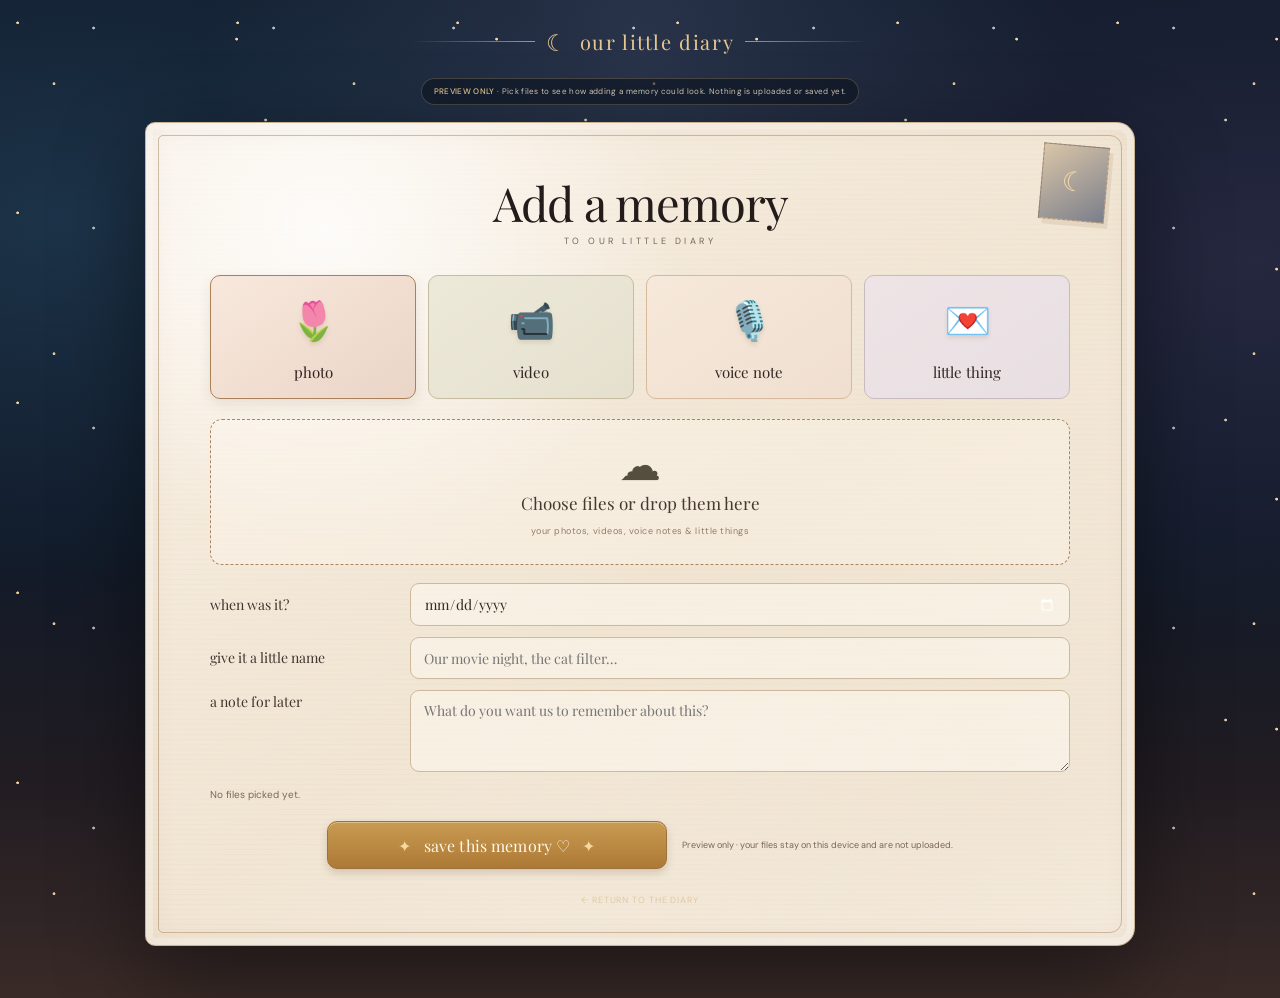
<file: upload-preview.html>
<!doctype html>
<html lang="en">
  <head>
    <meta charset="utf-8" />
    <meta name="viewport" content="width=device-width, initial-scale=1" />
    <meta name="theme-color" content="#090d1c" />
    <title>Add a memory · Our little diary</title>
    <link rel="stylesheet" href="styles.css" />
    <link rel="stylesheet" href="archive-preview.css" />
    <script src="upload-preview.js" defer></script>
  </head>
  <body class="upload-preview-page">
    <header class="archive-header">
      <a class="archive-wordmark" href="archive-preview.html"><span aria-hidden="true">☾</span> our little diary</a>
      <a class="archive-back" href="archive-preview.html">back to our memories <span aria-hidden="true">↗</span></a>
    </header>
    <div class="upload-notice"><strong>PREVIEW ONLY</strong> · Pick files to see how adding a memory could look. Nothing is uploaded or saved yet.</div>
    <main class="upload-shell">
      <div class="upload-shell__heading">
        <p class="eyebrow"><span class="eyebrow__line"></span> save this little moment <span class="eyebrow__line"></span></p>
        <h1>Add a memory</h1>
        <p>Choose what you’re adding, pick the files, and leave a little note so we remember this moment exactly how it felt.</p>
      </div>
      <form class="upload-card" id="memory-upload-form">
        <div class="upload-categories" role="group" aria-label="Choose memory type">
          <button class="upload-category is-selected" type="button" data-kind="photo" aria-pressed="true"><span aria-hidden="true">🌷</span>photo</button>
          <button class="upload-category" type="button" data-kind="video" aria-pressed="false"><span aria-hidden="true">📹</span>video</button>
          <button class="upload-category" type="button" data-kind="voice" aria-pressed="false"><span aria-hidden="true">🎙️</span>voice note</button>
          <button class="upload-category" type="button" data-kind="other" aria-pressed="false"><span aria-hidden="true">💌</span>little thing</button>
        </div>
        <label class="upload-drop" id="upload-drop" for="memory-files">
          <span class="upload-drop__icon" aria-hidden="true">＋</span>
          <strong>Choose files or drop them here</strong>
          <small>your photos, videos, voice notes &amp; little things</small>
          <input id="memory-files" type="file" multiple accept="image/*" />
        </label>
        <div class="upload-fields">
          <label class="upload-field">when was it?<input type="date" name="memory-date" /></label>
          <label class="upload-field">give it a little name<input type="text" name="memory-title" maxlength="80" placeholder="Our movie night, the cat filter…" /></label>
          <label class="upload-field" style="grid-column: 1 / -1;">a note for later<textarea name="memory-note" maxlength="280" placeholder="What do you want us to remember about this? "></textarea></label>
        </div>
        <div class="upload-selection" id="upload-selection" aria-live="polite">No files picked yet.</div>
        <div class="upload-actions">
          <button class="upload-save" type="submit">save this memory <span aria-hidden="true">♡</span></button>
          <p class="upload-status" id="upload-status" role="status">Preview only · your files stay on this device and are not uploaded.</p>
        </div>
        <div class="upload-preview-result" id="upload-preview-result" hidden>
          <span aria-hidden="true">✧</span>
          <p>Your keepsake is ready to preview in its diary chapter.</p>
          <a href="archive-preview.html#archive-content">see it on the diary pages <b aria-hidden="true">→</b></a>
        </div>
      </form>
      <a class="upload-back" href="archive-preview.html">← return to the diary</a>
    </main>
  </body>
</html>
</file>
<file: styles.css>
@import url('https://fonts.googleapis.com/css2?family=Caveat:wght@500;600&family=DM+Sans:wght@400;500;600&family=Noto+Sans+Tamil:wght@400;500&family=Playfair+Display:ital,wght@0,400;0,500;0,600;1,400;1,500&display=swap');

:root {
  color-scheme: dark;
  --night: #090d1c;
  --night-soft: #10172b;
  --ink: #f4eadb;
  --muted: #aaa5ae;
  --gold: #e6c58f;
  --gold-dim: #aa8960;
  --rose: #d6a9a2;
  --paper: #f1e7d6;
  --paper-ink: #44362f;
  --serif: 'Playfair Display', Georgia, serif;
  --sans: 'DM Sans', Arial, sans-serif;
  --script: 'Caveat', cursive;
}

* { box-sizing: border-box; }
html { scroll-behavior: smooth; scroll-padding-top: 88px; }
body { margin: 0; background: var(--night); color: var(--ink); font-family: var(--sans); font-size: 15px; line-height: 1.7; overflow-x: hidden; }
a { color: inherit; text-decoration: none; }
button { font: inherit; }
::selection { color: var(--night); background: var(--gold); }

.sky-grain { position: fixed; inset: 0; z-index: -1; pointer-events: none; opacity: .17; background-image: url("data:image/svg+xml,%3Csvg viewBox='0 0 180 180' xmlns='http://www.w3.org/2000/svg'%3E%3Cfilter id='n'%3E%3CfeTurbulence type='fractalNoise' baseFrequency='.9' numOctaves='3' stitchTiles='stitch'/%3E%3C/filter%3E%3Crect width='100%25' height='100%25' filter='url(%23n)' opacity='.22'/%3E%3C/svg%3E"); }
.star-field { position: absolute; inset: 0 0 auto; height: 1320px; z-index: -1; overflow: hidden; pointer-events: none; background: radial-gradient(ellipse at 80% 8%, rgba(83, 68, 117, .25), transparent 36%), radial-gradient(ellipse at 7% 35%, rgba(62, 78, 125, .16), transparent 31%); }
.star { position: absolute; color: var(--gold); opacity: .7; animation: twinkle 4s ease-in-out infinite alternate; }
.star--one { top: 135px; left: 13%; font-size: 14px; }.star--two { top: 260px; left: 78%; font-size: 20px; animation-delay: -2s; }.star--three { top: 460px; left: 90%; font-size: 36px; animation-delay: -1s; }.star--four { top: 650px; left: 6%; font-size: 12px; animation-delay: -3s; }.star--five { top: 820px; left: 84%; font-size: 34px; }.star--six { top: 1080px; left: 17%; font-size: 18px; animation-delay: -2.5s; }.star--seven { top: 1170px; left: 72%; font-size: 28px; animation-delay: -1.5s; }.star--eight { top: 340px; left: 48%; font-size: 10px; }
.constellation { position: absolute; width: 116px; height: 90px; opacity: .3; border-top: 1px solid var(--gold-dim); border-right: 1px solid var(--gold-dim); transform: rotate(28deg) skew(-10deg); }
.constellation::before, .constellation::after { content: '✦'; color: var(--gold); position: absolute; font-size: 9px; }.constellation::before { top: -9px; left: -5px; }.constellation::after { right: -5px; bottom: -5px; }
.constellation--one { top: 210px; right: 11%; }.constellation--two { top: 700px; left: 4%; transform: rotate(-18deg) skew(12deg); }

.site-header { width: min(1180px, calc(100% - 64px)); margin: 0 auto; height: 88px; display: flex; align-items: center; justify-content: space-between; border-bottom: 1px solid rgba(230, 197, 143, .13); position: relative; z-index: 5; }
.wordmark { display: inline-flex; align-items: center; gap: 10px; color: var(--gold); font-family: var(--serif); font-size: 12px; letter-spacing: .2em; line-height: 1.1; text-transform: uppercase; }
.wordmark small { font-size: 9px; letter-spacing: .16em; color: var(--ink); text-transform: none; }.wordmark__moon { font-size: 26px; line-height: 1; }
.site-nav { display: flex; align-items: center; gap: 38px; color: #cbc2b8; font-size: 11px; letter-spacing: .12em; text-transform: uppercase; }.site-nav a { transition: color .2s ease; }.site-nav a:hover, .header-link:hover { color: var(--gold); }
.header-link { border: 1px solid rgba(230, 197, 143, .5); border-radius: 30px; padding: 8px 17px; color: var(--gold); font-family: var(--serif); font-size: 13px; transition: background .2s ease, color .2s ease; }.header-link span { margin-right: 6px; }.header-link:hover { background: var(--gold); color: var(--night); }
.pwa-install-button { flex: 0 0 auto; display: inline-flex; align-items: center; justify-content: center; gap: 7px; min-height: 36px; padding: 7px 12px; border: 1px solid rgba(230,197,143,.32); border-radius: 30px; background: rgba(230,197,143,.055); color: var(--gold); cursor: pointer; font: 10px var(--sans); letter-spacing: .12em; text-transform: uppercase; transition: border-color .2s ease, background .2s ease, transform .2s ease; }
.pwa-install-button:hover { border-color: rgba(230,197,143,.72); background: rgba(230,197,143,.12); transform: translateY(-1px); }
.pwa-install-button[hidden] { display: none; }
.pwa-install-button__icon { font-size: 16px; line-height: 1; }
.pwa-install-dialog { width: min(440px, calc(100% - 32px)); max-width: none; padding: 0; overflow: visible; border: 1px solid rgba(230,197,143,.42); background: #151a2b; color: var(--ink); box-shadow: 0 24px 80px rgba(0,0,0,.55); }
.pwa-install-dialog::backdrop { background: rgba(4,7,16,.76); backdrop-filter: blur(7px); }
.pwa-install-dialog[open] { animation: pwa-dialog-arrive .22s ease both; }
.pwa-install-dialog__card { position: relative; padding: 32px; background: radial-gradient(circle at 100% 0, rgba(230,197,143,.08), transparent 44%); }
.pwa-install-dialog__card .eyebrow { margin: 0 32px 18px 0; }
.pwa-install-dialog__card h2 { margin: 0 0 13px; font-size: clamp(29px, 6vw, 40px); line-height: 1.06; }
.pwa-install-dialog__instructions { margin-bottom: 18px; color: #e0d5c8; font-family: var(--serif); font-size: 16px; line-height: 1.65; }
.pwa-install-dialog__note { margin: 0; color: #a9a3ae; font-size: 11px; line-height: 1.7; }
.pwa-install-dialog__close { position: absolute; top: 12px; right: 12px; width: 30px; height: 30px; border: 1px solid rgba(230,197,143,.3); border-radius: 50%; background: transparent; color: var(--gold); cursor: pointer; font-size: 18px; }
@keyframes pwa-dialog-arrive { from { opacity: 0; transform: translateY(7px) scale(.99); } to { opacity: 1; transform: none; } }
.menu-toggle { display: none; background: none; border: 0; color: var(--gold); padding: 8px; }

.section-shell { width: min(1060px, calc(100% - 64px)); margin-inline: auto; }
.hero { min-height: 610px; padding-top: 108px; padding-bottom: 74px; position: relative; display: grid; grid-template-columns: 1fr .85fr; align-items: center; }
.hero__copy { max-width: 600px; position: relative; z-index: 1; }.eyebrow { margin: 0 0 22px; display: flex; gap: 12px; align-items: center; color: var(--gold); font-size: 10px; font-weight: 500; letter-spacing: .22em; text-transform: uppercase; }.eyebrow__line { width: 30px; height: 1px; background: var(--gold-dim); }
h1, h2, h3, p { margin-top: 0; }
h1, h2 { font-family: var(--serif); font-weight: 400; letter-spacing: -.035em; }
h1 { font-size: clamp(48px, 6.8vw, 82px); line-height: 1.08; margin-bottom: 23px; }.hero h1 em, h2 em { color: var(--gold); font-weight: 400; }
.hero__intro { max-width: 390px; margin-bottom: 30px; color: #c2bdc4; font-size: 15px; line-height: 1.8; }
.button { display: inline-flex; align-items: center; gap: 21px; padding: 12px 19px; border-radius: 30px; font-size: 12px; letter-spacing: .04em; transition: transform .25s ease, box-shadow .25s ease; }.button:hover { transform: translateY(-3px); box-shadow: 0 8px 30px rgba(230, 197, 143, .2); }.button--gold { color: #211b1b; background: linear-gradient(120deg, #f0d7ac, #c5a275); }.button span { font-size: 18px; line-height: 1; }
.hero__note { margin: 24px 0 0; color: #928d9b; font-family: var(--serif); font-size: 13px; font-style: italic; }.hero__note span { color: var(--gold); margin-right: 7px; }
.birthday-countdown { display: inline-flex; flex-direction: column; gap: 2px; margin-top: 21px; padding: 10px 14px 9px; border-left: 1px solid rgba(230,197,143,.48); background: linear-gradient(90deg, rgba(230,197,143,.07), transparent); font-variant-numeric: tabular-nums; }.birthday-countdown__label { margin: 0 0 2px; color: #a7a0ad; font-size: 8px; letter-spacing: .14em; text-transform: uppercase; }.birthday-countdown__numbers { display: flex; align-items: baseline; gap: 10px; color: var(--gold); }.birthday-countdown__numbers > span { display: inline-flex; align-items: baseline; gap: 4px; }.birthday-countdown__numbers strong { font-family: var(--serif); font-size: 21px; font-weight: 400; line-height: 1.2; }.birthday-countdown__numbers small { color: #b9b0b4; font-size: 8px; letter-spacing: .04em; }.birthday-countdown__numbers i { color: #766b7b; font-style: normal; font-size: 13px; }
@media (max-width: 420px) { .birthday-countdown { max-width: 100%; padding-inline: 10px; }.birthday-countdown__numbers { gap: 4px; }.birthday-countdown__numbers > span { gap: 2px; }.birthday-countdown__numbers strong { font-size: 17px; }.birthday-countdown__numbers small { font-size: 7px; }.birthday-countdown__numbers i { font-size: 10px; } }
.hero__art { min-height: 390px; position: relative; display: grid; place-items: center; }.moon { position: absolute; top: 50px; right: 60px; color: #f2d7a7; font-family: Georgia, serif; font-size: 106px; line-height: 1; filter: drop-shadow(0 0 35px rgba(229, 188, 127, .32)); transform: rotate(-16deg); }
.orbit { position: absolute; border: 1px solid rgba(215, 190, 149, .42); border-radius: 50%; }.orbit--outer { width: 320px; height: 160px; transform: rotate(-27deg); }.orbit--inner { width: 245px; height: 110px; transform: rotate(28deg); border-color: rgba(159, 154, 189, .32); }
.orbit-star { position: absolute; color: var(--gold); text-shadow: 0 0 16px rgba(231, 197, 143, .7); }.orbit-star--a { top: 94px; left: 68px; font-size: 22px; }.orbit-star--b { top: 177px; right: 58px; font-size: 24px; }.orbit-star--c { bottom: 92px; left: 135px; font-size: 13px; }.orbit-caption { position: absolute; bottom: 22px; right: 26px; color: #c5b5b2; font-family: var(--script); font-size: 23px; line-height: 1.05; transform: rotate(-7deg); }.hero__art-heart { position: absolute; left: 40px; bottom: 45px; color: var(--rose); font-size: 28px; }
.scroll-cue { position: absolute; bottom: 20px; left: 0; display: flex; align-items: center; gap: 11px; color: #858391; font-size: 9px; letter-spacing: .2em; text-transform: uppercase; }.scroll-cue span { display: block; width: 1px; height: 29px; background: linear-gradient(var(--gold), transparent); }

.story { padding-top: 96px; padding-bottom: 105px; border-top: 1px solid rgba(230, 197, 143, .12); }
.section-heading { display: grid; grid-template-columns: 1fr 290px; column-gap: 35px; align-items: end; }.section-heading .eyebrow { grid-column: 1 / -1; margin-bottom: 14px; }.section-heading h2, .letter-section h2 { font-size: clamp(38px, 5vw, 57px); line-height: 1.15; margin-bottom: 0; }.section-heading__aside { max-width: 285px; margin: 0 0 6px; color: var(--muted); font-family: var(--serif); font-size: 14px; line-height: 1.7; }
.timeline { display: grid; grid-template-columns: repeat(5, 1fr); margin-top: 67px; position: relative; }.timeline::before { content: ''; position: absolute; left: 9%; right: 9%; top: 25px; height: 1px; background: linear-gradient(90deg, transparent, rgba(230, 197, 143, .42) 10%, rgba(230, 197, 143, .42) 90%, transparent); }
.timeline__item { text-align: center; padding: 0 17px; position: relative; }.timeline__icon { position: relative; z-index: 1; display: grid; place-items: center; width: 52px; height: 52px; margin: 0 auto 17px; border: 1px solid rgba(230, 197, 143, .45); border-radius: 50%; background: var(--night); color: var(--gold); font-family: var(--serif); font-size: 20px; transition: transform .25s ease, background .25s ease; }.timeline__item:hover .timeline__icon { transform: translateY(-4px); background: #182039; }.timeline__date { margin: 0 0 6px; color: var(--gold-dim); font-size: 8px; letter-spacing: .18em; }.timeline h3 { margin: 0 0 8px; font-family: var(--serif); font-size: 18px; font-weight: 400; }.timeline__item > p:last-child { max-width: 190px; margin: 0 auto; color: #9e9aa5; font-size: 12px; line-height: 1.6; }
.chat-memory { padding: 4px 0 100px; display: grid; grid-template-columns: .75fr 1fr; gap: 65px; align-items: center; }.chat-memory__intro h2 { margin: 0 0 15px; font-family: var(--serif); font-size: clamp(38px, 4.7vw, 54px); font-weight: 400; letter-spacing: -.035em; line-height: 1.14; }.chat-memory__intro h2 em { color: var(--gold); }.chat-memory__intro > p:last-child { max-width: 270px; color: var(--muted); font-family: var(--serif); font-size: 14px; }.chat-card { padding: 22px 24px 18px; border: 1px solid rgba(230, 197, 143, .24); background: radial-gradient(ellipse at 90% 5%, rgba(155, 92, 111, .14), transparent 38%), linear-gradient(145deg, rgba(255,255,255,.045), rgba(255,255,255,.015)); box-shadow: 0 25px 60px rgba(0,0,0,.2); }.chat-card__top { display: flex; align-items: center; gap: 10px; padding-bottom: 15px; border-bottom: 1px solid rgba(230, 197, 143, .15); color: #c2b7b5; font-size: 9px; letter-spacing: .14em; text-transform: uppercase; }.chat-card__moon { color: var(--gold); font-size: 20px; }.chat-card__spark { margin-left: auto; color: var(--gold); }.chat-day { width: fit-content; margin: 15px auto 12px; padding: 4px 9px; border: 1px solid rgba(230, 197, 143, .17); border-radius: 20px; color: #9c91a0; font-size: 8px; letter-spacing: .13em; }.chat-day--later { margin-top: 18px; }.chat-bubble { width: fit-content; max-width: 86%; margin: 7px 0; padding: 9px 13px; border-radius: 15px; font-size: 11px; line-height: 1.55; }.chat-bubble--you { margin-left: auto; border: 1px solid rgba(230, 197, 143, .19); border-bottom-right-radius: 4px; background: rgba(202, 162, 126, .16); color: #efe3d3; }.chat-bubble--her { margin-right: auto; border: 1px solid rgba(217, 169, 173, .15); border-bottom-left-radius: 4px; background: rgba(135, 78, 96, .28); color: #ecdde0; }.chat-bubble span { color: #e3a3a6; font-size: 10px; }.chat-card__caption { margin: 15px 0 0; text-align: center; color: var(--gold); font-family: var(--script); font-size: 20px; }

.memories { padding-top: 97px; padding-bottom: 115px; border-top: 1px solid rgba(230, 197, 143, .12); position: relative; }.section-heading--center { display: flex; flex-direction: column; align-items: center; text-align: center; }.section-heading--center .eyebrow { justify-content: center; }.section-heading--center h2 { margin-bottom: 15px; }.memories__lead { max-width: 470px; margin: 0; color: var(--muted); font-family: var(--serif); font-size: 14px; }
.polaroid-gallery { min-height: 370px; display: flex; align-items: center; justify-content: center; gap: 18px; margin-top: 30px; perspective: 900px; }.polaroid { width: 235px; padding: 12px 12px 0; background: linear-gradient(145deg, #f5edde, #ded1bd); box-shadow: 0 22px 55px rgba(0, 0, 0, .35); transform: rotate(var(--tilt)); transition: transform .35s cubic-bezier(.2,.8,.2,1), box-shadow .35s ease; position: relative; }.polaroid--left { --tilt: -8deg; z-index: 1; }.polaroid--center { --tilt: 2deg; z-index: 2; margin-inline: -12px; }.polaroid--right { --tilt: 8deg; z-index: 1; }.polaroid:hover { z-index: 4; transform: translateY(-12px) rotate(0) scale(1.04); box-shadow: 0 30px 70px rgba(0, 0, 0, .48); }.polaroid__photo { aspect-ratio: 1 / 1.04; position: relative; display: grid; place-items: center; overflow: hidden; }.polaroid__photo::before, .polaroid__photo::after { content: ''; position: absolute; border-radius: 50%; filter: blur(2px); }.polaroid__photo--rose { background: linear-gradient(150deg, #463448, #a46c73 52%, #d9a991); }.polaroid__photo--rose::before { width: 210px; height: 100px; bottom: -46px; left: -35px; background: #2e2d48; }.polaroid__photo--rose::after { width: 140px; height: 120px; top: -55px; right: -30px; background: rgba(238, 196, 157, .56); }
.polaroid__photo--blue { background: linear-gradient(150deg, #293954, #668396 52%, #d4ae8d); }.polaroid__photo--blue::before { width: 210px; height: 100px; bottom: -42px; left: -15px; background: #343c53; }.polaroid__photo--blue::after { width: 140px; height: 110px; top: -50px; right: -35px; background: rgba(247, 215, 167, .54); }
.polaroid__photo--gold { background: linear-gradient(150deg, #453a44, #ba866e 57%, #e6c59a); }.polaroid__photo--gold::before { width: 220px; height: 85px; bottom: -35px; left: -25px; background: #383445; }.polaroid__photo--gold::after { width: 100px; height: 100px; top: -35px; left: -25px; background: rgba(246, 212, 166, .58); }
.photo-placeholder { position: relative; z-index: 1; padding: 8px 12px; color: rgba(255, 244, 225, .85); border: 1px solid rgba(255, 244, 225, .55); font-family: var(--script); font-size: 19px; line-height: 1.05; text-align: center; transform: rotate(-4deg); }.photo-sparkle { position: absolute; z-index: 1; right: 18px; top: 14px; color: #f6d9a4; font-size: 17px; }.polaroid figcaption { display: flex; align-items: center; justify-content: space-between; min-height: 55px; padding: 8px 3px 10px; color: #55433d; font-family: var(--script); font-size: 18px; line-height: 1.1; }.polaroid figcaption span { color: #a26060; font-family: var(--serif); }.memories__footnote { margin: 0; text-align: center; color: #908b98; font-size: 11px; letter-spacing: .05em; }.memories__footnote span { color: var(--gold); margin-right: 7px; }

.letter-section { padding: 80px 8% 94px; margin-bottom: 90px; display: grid; grid-template-columns: .8fr 1fr; column-gap: 65px; align-items: center; position: relative; border: 1px solid rgba(230, 197, 143, .2); background: radial-gradient(ellipse at 100% 0, rgba(91, 75, 104, .2), transparent 47%), linear-gradient(135deg, rgba(255,255,255,.025), rgba(255,255,255,0)); box-shadow: 0 25px 75px rgba(0, 0, 0, .16); }.letter-section__heading .eyebrow { margin-bottom: 17px; }.letter-section__heading h2 { margin-bottom: 15px; }.letter-section__heading > p:last-child { max-width: 230px; margin: 0; color: var(--muted); font-family: var(--serif); font-size: 14px; }.letter-section__hint { position: absolute; bottom: 23px; left: 8%; margin: 0; color: #9b94a0; font-family: var(--script); font-size: 20px; }.letter-section__hint span { color: var(--rose); }
.envelope { width: min(100%, 360px); height: 220px; position: relative; margin: 0 auto; border: 0; background: transparent; cursor: pointer; perspective: 700px; }.envelope__body { position: absolute; inset: 40px 0 0; background: linear-gradient(145deg, #eadbc3, #cbb398); clip-path: polygon(0 0, 50% 48%, 100% 0, 100% 100%, 0 100%); filter: drop-shadow(0 15px 16px rgba(0,0,0,.25)); }.envelope__flap { position: absolute; top: 40px; left: 0; width: 100%; height: 100px; background: linear-gradient(150deg, #dfc9a9, #f3e5cf); clip-path: polygon(0 0, 100% 0, 50% 100%); transform-origin: top; transition: transform .65s cubic-bezier(.2,.75,.3,1); z-index: 3; }.envelope__seal { position: absolute; left: 50%; top: 102px; z-index: 4; transform: translateX(-50%); width: 38px; height: 38px; display: grid; place-items: center; border: 1px solid rgba(112, 64, 70, .6); border-radius: 50%; background: #8d4e55; box-shadow: 0 3px 8px rgba(0, 0, 0, .2); color: #f1d7c6; font-family: var(--serif); font-size: 20px; transition: opacity .25s ease, transform .3s ease; }.envelope__address { position: absolute; z-index: 4; top: 153px; left: 0; right: 0; color: #614b42; font-family: var(--script); font-size: 24px; }.envelope__hint { position: absolute; z-index: 5; top: 2px; left: 0; right: 0; color: #c9ac7c; font-size: 9px; letter-spacing: .2em; text-transform: uppercase; }.envelope:hover .envelope__seal { transform: translateX(-50%) scale(1.08); }.envelope.is-open .envelope__flap { transform: rotateX(180deg); z-index: 1; }.envelope.is-open .envelope__seal { opacity: 0; transform: translateX(-50%) scale(.7); }
.letter-paper { position: absolute; z-index: 2; right: 8%; top: 58px; width: min(360px, 38%); min-height: 260px; padding: 28px 30px; color: var(--paper-ink); background: repeating-linear-gradient(#f3eadc 0, #f3eadc 29px, #dfd2be 30px); box-shadow: 0 12px 30px rgba(0, 0, 0, .23); transform: translateY(70px) scale(.88); opacity: 0; pointer-events: none; transition: transform .6s cubic-bezier(.2,.75,.3,1), opacity .3s ease; }.letter-paper.is-visible { transform: translateY(-20px) scale(1); opacity: 1; pointer-events: auto; }.letter-paper__date { margin: 0 0 11px; color: #91775d; font-size: 8px; letter-spacing: .16em; }.letter-paper h3 { margin-bottom: 10px; font-family: var(--serif); font-size: 19px; font-weight: 400; }.letter-paper > p:not(.letter-paper__date, .letter-paper__signoff) { font-family: var(--serif); font-size: 12px; line-height: 1.6; }.letter-paper__signoff { margin: 10px 0 0; text-align: right; color: #785259; font-family: var(--script); font-size: 19px; }.letter-paper__signoff span { color: #a45d64; }

.closing { padding: 30px 0 85px; text-align: center; }.closing__star { display: block; margin-bottom: 14px; color: var(--gold); font-size: 23px; animation: twinkle 3s ease-in-out infinite alternate; }.closing .eyebrow { justify-content: center; margin-bottom: 11px; }.closing h2 { margin-bottom: 16px; font-size: clamp(34px, 5vw, 54px); line-height: 1.15; }.closing > p:not(.eyebrow) { color: #aaa5ae; font-family: var(--serif); font-size: 14px; }.closing h2 em { color: var(--rose); }.back-to-top { display: inline-block; margin-top: 18px; color: var(--gold); font-size: 10px; letter-spacing: .14em; text-transform: uppercase; }.back-to-top span { margin-left: 8px; font-size: 16px; }
.site-footer { min-height: 65px; padding: 0 32px; display: flex; justify-content: center; align-items: center; gap: 17px; border-top: 1px solid rgba(230, 197, 143, .12); color: #85818e; font-size: 9px; letter-spacing: .17em; text-transform: uppercase; }.site-footer span:nth-child(2) { color: var(--gold); }

.reveal { opacity: 0; transform: translateY(18px); transition: opacity .7s ease, transform .7s cubic-bezier(.2,.65,.3,1); }.reveal.is-visible { opacity: 1; transform: translateY(0); }.polaroid.reveal { transform: translateY(18px) rotate(var(--tilt)); }.polaroid.reveal.is-visible { transform: rotate(var(--tilt)); }.polaroid.reveal.is-visible:hover { transform: translateY(-12px) rotate(0) scale(1.04); }
@keyframes twinkle { from { opacity: .35; } to { opacity: .95; } }

@media (max-width: 760px) {
  html { scroll-padding-top: 70px; }.site-header { width: calc(100% - 38px); height: 70px; }.site-nav { display: none; position: absolute; top: 69px; right: 0; left: 0; padding: 17px 20px 21px; flex-direction: column; align-items: flex-start; gap: 14px; background: rgba(12, 17, 34, .97); border: 1px solid rgba(230, 197, 143, .18); }.site-nav.is-open { display: flex; }.header-link { margin-left: auto; margin-right: 8px; padding: 6px 12px; font-size: 11px; }.pwa-install-button { width: 32px; min-height: 32px; margin-right: 5px; padding: 0; }.pwa-install-button__label { display: none; }.menu-toggle { display: flex; flex-direction: column; gap: 5px; }.menu-toggle span { width: 20px; height: 1px; background: var(--gold); }
  .section-shell { width: calc(100% - 40px); }.hero { grid-template-columns: 1fr; min-height: auto; padding-top: 75px; padding-bottom: 68px; }.hero__copy { max-width: 520px; }.hero h1 { font-size: clamp(47px, 12vw, 70px); }.hero__intro { font-size: 14px; }.hero__art { min-height: 280px; margin-top: 12px; }.moon { top: 22px; right: 14%; font-size: 78px; }.orbit--outer { width: 260px; height: 128px; }.orbit--inner { width: 200px; height: 90px; }.orbit-star--a { top: 65px; left: 18%; }.orbit-star--b { top: 130px; right: 16%; }.orbit-star--c { bottom: 66px; left: 38%; }.orbit-caption { bottom: 0; right: 4%; }.hero__art-heart { left: 10%; bottom: 22px; }.scroll-cue { bottom: 8px; }
  .story { padding-top: 72px; padding-bottom: 74px; }.section-heading { display: block; }.section-heading__aside { margin: 17px 0 0; }.timeline { grid-template-columns: 1fr; margin-top: 39px; gap: 24px; }.timeline::before { left: 25px; right: auto; top: 20px; bottom: 25px; width: 1px; height: auto; background: linear-gradient(transparent, rgba(230, 197, 143, .42) 10%, rgba(230, 197, 143, .42) 90%, transparent); }.timeline__item { min-height: 74px; padding: 0 0 0 74px; text-align: left; }.timeline__icon { position: absolute; top: 0; left: 0; width: 50px; height: 50px; margin: 0; }.timeline__item > p:last-child { max-width: none; margin: 0; }.timeline h3 { font-size: 17px; }.chat-memory { padding: 0 0 72px; grid-template-columns: 1fr; gap: 15px; }.chat-memory__intro > p:last-child { margin-bottom: 0; }.chat-card { padding: 18px 17px 15px; }.chat-bubble { font-size: 10px; }.memories { padding-top: 73px; padding-bottom: 80px; }.polaroid-gallery { min-height: 285px; gap: 0; margin-top: 29px; }.polaroid { width: clamp(125px, 37vw, 190px); padding: 8px 8px 0; }.polaroid--center { margin-inline: -7px; }.polaroid figcaption { min-height: 43px; font-size: clamp(12px, 3.2vw, 16px); }.photo-placeholder { font-size: 15px; }.memories__lead { font-size: 13px; }
  .letter-section { padding: 55px 22px 78px; margin-bottom: 70px; grid-template-columns: 1fr; gap: 25px; }.letter-section__heading > p:last-child { max-width: 100%; }.envelope { height: 195px; }.envelope__body { top: 34px; }.envelope__flap { top: 34px; height: 88px; }.envelope__seal { top: 88px; }.envelope__address { top: 134px; }.letter-paper { position: relative; inset: auto; width: min(100%, 360px); min-height: 0; margin: -28px auto 0; transform: translateY(25px) scale(.96); }.letter-paper.is-visible { transform: translateY(0) scale(1); }.letter-section__hint { bottom: 20px; left: 22px; }.closing { padding-bottom: 66px; }.site-footer { padding-inline: 10px; gap: 10px; font-size: 8px; }.star--three, .star--five, .star--seven { opacity: .45; }
}

@media (max-width: 390px) { .header-link { font-size: 10px; }.polaroid-gallery { min-height: 250px; }.letter-paper { padding: 22px; }.pwa-install-dialog__card { padding: 27px 22px 22px; } }
@media (prefers-reduced-motion: reduce) { *, *::before, *::after { scroll-behavior: auto !important; animation-duration: .01ms !important; animation-iteration-count: 1 !important; transition-duration: .01ms !important; }.reveal { opacity: 1; transform: none; } }

/* Photo keepsakes and the little audio shelf */
.polaroid-gallery { display: grid; grid-template-columns: repeat(3, minmax(0, 1fr)); gap: 28px 20px; width: min(900px, 100%); min-height: 0; margin: 38px auto 24px; align-items: center; }
.polaroid { width: 100%; margin: 0; }
.polaroid--center { margin-inline: 0; }
.polaroid__photo { width: 100%; aspect-ratio: 1 / 1.04; }
.polaroid__photo img { position: absolute; inset: 0; display: block; width: 100%; height: 100%; object-fit: cover; object-position: center; }
.polaroid__photo img.photo-rotate { transform: rotate(-90deg); }
.polaroid figcaption { min-height: 76px; align-items: flex-start; gap: 4px; padding: 7px 4px 10px; }
.polaroid-caption__words { display: flex; flex: 1; flex-direction: column; gap: 1px; color: #55433d; }
.polaroid-caption__words strong { font-family: var(--script); font-size: 19px; font-weight: 600; line-height: 1.15; }
.polaroid-caption__words b { color: #8c5d54; font-family: 'Noto Sans Tamil', sans-serif; font-size: 11px; font-weight: 500; line-height: 1.5; }
.polaroid-caption__words small { color: #89796e; font-family: var(--serif); font-size: 10px; font-style: italic; line-height: 1.3; }
.polaroid-caption__heart { padding-top: 4px; color: #a26060; font-family: var(--serif); font-size: 16px; }
.soundtrack { padding: 20px 0 106px; border-top: 1px solid rgba(230, 197, 143, .12); }
.soundtrack .section-heading { display: flex; }
.soundtrack-grid { display: grid; grid-template-columns: repeat(3, minmax(0, 1fr)); gap: 16px; margin-top: 38px; }
.sound-card { display: grid; grid-template-columns: 74px 1fr; gap: 14px; min-height: 165px; padding: 16px; border: 1px solid rgba(230, 197, 143, .17); background: linear-gradient(145deg, rgba(255,255,255,.035), rgba(255,255,255,.012)); }
.sound-card__art { width: 74px; height: 74px; display: grid; place-items: center; border: 1px solid rgba(230, 197, 143, .35); background: radial-gradient(circle at 50% 48%, rgba(230,197,143,.25), transparent 57%), #131a2d; color: var(--gold); font-family: var(--serif); font-size: 30px; }
.sound-card__art--her { background: radial-gradient(circle at 50% 48%, rgba(214,169,162,.28), transparent 58%), #1b172b; color: var(--rose); }.sound-card__art--you { background: radial-gradient(circle at 50% 48%, rgba(148,153,193,.24), transparent 58%), #131a2d; }
.sound-card__copy { min-width: 0; }.sound-card__kicker { margin: 0 0 4px; color: var(--gold-dim); font-size: 7px; letter-spacing: .14em; }.sound-card h3 { margin: 0 0 5px; font-family: var(--serif); font-size: 15px; font-weight: 400; line-height: 1.25; }.sound-card__copy > p:not(.sound-card__kicker) { min-height: 32px; margin: 0; color: #9e9aa5; font-size: 9px; line-height: 1.5; }
.waveform { display: flex; align-items: center; gap: 3px; height: 22px; margin: 8px 0 5px; color: var(--gold-dim); }.waveform i { display: block; width: 2px; height: 28%; border-radius: 3px; background: currentColor; opacity: .7; }.waveform i:nth-child(3n) { height: 72%; }.waveform i:nth-child(4n) { height: 46%; }.waveform i:nth-child(5n) { height: 90%; }.sound-card__status { color: #777584; font-size: 8px; letter-spacing: .08em; text-transform: uppercase; }
@media (max-width: 760px) {
  .polaroid-gallery { grid-template-columns: repeat(2, minmax(0, 1fr)); width: min(520px, 100%); gap: 17px 13px; margin-top: 28px; }
  .polaroid figcaption { min-height: 72px; }
  .polaroid-caption__words strong { font-size: 17px; }.polaroid-caption__words b { font-size: 10px; }.polaroid-caption__words small { font-size: 9px; }
  .soundtrack { padding: 5px 0 78px; }.soundtrack-grid { grid-template-columns: 1fr; gap: 10px; margin-top: 27px; }.sound-card { grid-template-columns: 62px 1fr; min-height: 138px; padding: 13px; }.sound-card__art { width: 62px; height: 62px; }.sound-card__copy > p:not(.sound-card__kicker) { min-height: auto; }
}
.soundtrack-grid { grid-template-columns: repeat(2, minmax(0, 1fr)); }
.sound-card--feature { grid-column: 1 / -1; grid-template-columns: 78px minmax(0, 1fr); align-items: center; }
.sound-card--feature .sound-card__copy > p:not(.sound-card__kicker) { min-height: 0; }
.sound-card--feature .sound-card__copy .sound-card__note { margin: 8px 0 0; color: var(--gold); font-family: var(--script); font-size: 21px; }
.audio-player { grid-column: 1 / -1; display: flex; align-items: center; gap: 15px; padding: 5px 2px 0; }
.audio-play-button { flex: 0 0 46px; width: 46px; height: 46px; display: grid; place-items: center; border: 1px solid rgba(230,197,143,.7); border-radius: 50%; background: linear-gradient(145deg, #ecd2a5, #b99465); color: #171522; cursor: pointer; box-shadow: 0 0 0 5px rgba(230,197,143,.07); transition: transform .2s ease, box-shadow .2s ease; }.audio-play-button:hover { transform: scale(1.07); box-shadow: 0 0 0 8px rgba(230,197,143,.1); }.audio-play-button:focus-visible { outline: 2px solid var(--ink); outline-offset: 4px; }.audio-play-button svg { width: 19px; height: 19px; fill: currentColor; }.audio-pause-icon { display: none; }.audio-player.is-playing .audio-play-icon { display: none; }.audio-player.is-playing .audio-pause-icon { display: block; }
.audio-player__body { min-width: 0; flex: 1; }.waveform--player { height: 28px; margin: 0 0 8px; gap: 4px; color: #d8b780; }.waveform--player i { width: 3px; height: 34%; opacity: .78; transform-origin: center; }.waveform--player i:nth-child(3n) { height: 66%; }.waveform--player i:nth-child(4n) { height: 48%; }.waveform--player i:nth-child(5n) { height: 86%; }.audio-player.is-playing .waveform--player i { animation: audio-wave .58s ease-in-out infinite alternate; }.audio-player.is-playing .waveform--player i:nth-child(3n) { animation-duration: .43s; }.audio-player.is-playing .waveform--player i:nth-child(4n) { animation-duration: .72s; }.waveform--player i:nth-child(2n) { animation-delay: -.3s; }.waveform--player i:nth-child(5n) { animation-delay: -.46s; }
.audio-player__bottom { display: flex; align-items: center; gap: 12px; }.audio-progress { --progress: 0%; width: 100%; min-width: 40px; height: 4px; margin: 0; appearance: none; border-radius: 4px; background: linear-gradient(to right, var(--gold) var(--progress), rgba(230,197,143,.22) var(--progress)); cursor: pointer; }.audio-progress::-webkit-slider-thumb { width: 10px; height: 10px; appearance: none; border: 1px solid #f3dfbf; border-radius: 50%; background: #bc9a6e; box-shadow: 0 0 0 3px rgba(230,197,143,.13); }.audio-progress::-moz-range-thumb { width: 8px; height: 8px; border: 1px solid #f3dfbf; border-radius: 50%; background: #bc9a6e; box-shadow: 0 0 0 3px rgba(230,197,143,.13); }.audio-progress:focus-visible { outline: 2px solid var(--gold); outline-offset: 5px; }.audio-time { flex: 0 0 auto; color: #a69eaa; font-size: 9px; font-variant-numeric: tabular-nums; white-space: nowrap; }
@keyframes audio-wave { from { transform: scaleY(.45); opacity: .55; } to { transform: scaleY(1.35); opacity: 1; } }
.first-sky { display: grid; grid-template-columns: .82fr 1fr; gap: 58px; align-items: center; padding-top: 88px; padding-bottom: 100px; border-top: 1px solid rgba(230, 197, 143, .12); }
.first-sky__copy h2 { margin: 0 0 18px; font-family: var(--serif); font-size: clamp(40px, 5vw, 58px); font-weight: 400; letter-spacing: -.035em; line-height: 1.12; }.first-sky__copy h2 em { color: var(--gold); }.first-sky__lead { max-width: 350px; margin-bottom: 24px; color: #b8b2bd; font-family: var(--serif); font-size: 14px; line-height: 1.75; }
.sky-coordinates { display: grid; grid-template-columns: repeat(2, minmax(0, 1fr)); gap: 15px 20px; margin: 0 0 25px; }.sky-coordinates div:last-child { grid-column: 1 / -1; }.sky-coordinates dt { margin-bottom: 3px; color: var(--gold-dim); font-size: 8px; letter-spacing: .16em; }.sky-coordinates dd { margin: 0; color: #e8ddce; font-family: var(--serif); font-size: 13px; }
.sky-fact { max-width: 380px; padding: 15px 17px; border-left: 1px solid var(--gold-dim); background: linear-gradient(90deg, rgba(230,197,143,.07), transparent); }.sky-fact__label { margin: 0 0 3px; color: var(--gold-dim); font-size: 8px; letter-spacing: .15em; text-transform: uppercase; }.sky-fact h3 { margin: 0 0 5px; color: var(--gold); font-family: var(--serif); font-size: 16px; font-weight: 400; }.sky-fact p:last-child { margin: 0; color: #a7a2ad; font-size: 10px; line-height: 1.6; }.sky-source { max-width: 390px; margin: 18px 0 0; color: #777584; font-size: 8px; line-height: 1.6; }.sky-source a { color: #b6a27f; text-decoration: underline; text-decoration-color: rgba(182,162,127,.4); text-underline-offset: 2px; }
.first-sky__figure { width: 100%; margin: 0; }.first-sky__image-link { position: relative; display: block; width: 100%; aspect-ratio: 1; overflow: hidden; border: 1px solid rgba(230,197,143,.32); background: #0d1427; box-shadow: 0 25px 65px rgba(0,0,0,.35); }.first-sky__image-link img { display: block; width: 100%; height: 100%; object-fit: cover; object-position: center 17%; transition: transform .45s ease; }.first-sky__image-link:hover img { transform: scale(1.025); }.first-sky__image-label { position: absolute; right: 12px; bottom: 12px; padding: 6px 10px; border: 1px solid rgba(230,197,143,.4); background: rgba(9,13,28,.82); color: var(--gold); font-size: 8px; letter-spacing: .12em; text-transform: uppercase; }.first-sky__figure figcaption { padding-top: 10px; color: #888390; font-family: var(--script); font-size: 18px; text-align: right; }
@media (max-width: 760px) { .first-sky { grid-template-columns: 1fr; gap: 32px; padding-top: 68px; padding-bottom: 76px; }.first-sky__lead { margin-bottom: 20px; }.first-sky__figure { max-width: 520px; margin-inline: auto; }.sky-coordinates { max-width: 420px; } }
.sky-coordinates dd small { display: block; margin-top: 2px; color: #a7a2ad; font-family: var(--sans); font-size: 9px; letter-spacing: .04em; }
.first-sky__art { position: relative; }
.first-sky__image-link { z-index: 0; }
.secret-star { position: absolute; z-index: 2; top: 14px; right: 14px; width: 38px; height: 38px; display: grid; place-items: center; border: 1px solid rgba(230,197,143,.72); border-radius: 50%; background: rgba(9,13,28,.84); color: var(--gold); font-size: 17px; cursor: pointer; box-shadow: 0 0 0 5px rgba(230,197,143,.08); animation: twinkle 2.6s ease-in-out infinite alternate; transition: transform .2s ease, background .2s ease; }.secret-star:hover, .secret-star.is-open { transform: scale(1.08); background: #302943; }.secret-star:focus-visible { outline: 2px solid var(--ink); outline-offset: 4px; }
.secret-star-note { position: absolute; z-index: 3; left: 14px; top: 14px; width: min(86%, 380px); padding: 19px 21px; border: 1px solid rgba(230,197,143,.62); outline: 1px solid rgba(230,197,143,.16); outline-offset: 4px; background: linear-gradient(145deg, rgba(248,240,225,.99), rgba(231,217,196,.98)); color: #40332f; box-shadow: 0 18px 48px rgba(0,0,0,.4); animation: note-in .32s cubic-bezier(.2,.7,.3,1) both; }.secret-star-note[hidden] { display: none; }.secret-star-note__eyebrow { color: #98734f; font-size: 7px; letter-spacing: .14em; text-transform: uppercase; }.secret-star-note h3 { margin: 9px 0 11px; color: #44362f; font-family: var(--serif); font-size: clamp(20px, 3vw, 27px); font-weight: 400; line-height: 1.16; }.secret-star-note h3 em { color: #9a5f65; font-weight: 400; }.secret-star-note p { margin: 8px 0 12px; color: #5a4940; font-family: var(--serif); font-size: 12px; line-height: 1.65; }.secret-star-note__signoff { display: block; color: #9a5f65; font-family: var(--script); font-size: 19px; text-align: right; }
@keyframes note-in { from { opacity: 0; transform: translateY(7px) scale(.98); } to { opacity: 1; transform: translateY(0) scale(1); } }
.photobooth { padding: 90px 0 100px; border-top: 1px solid rgba(230, 197, 143, .12); }.photobooth .section-heading { display: flex; }.booth-gallery { display: grid; grid-template-columns: repeat(3, minmax(0, 1fr)); gap: 28px; width: min(880px, 100%); margin: 40px auto 25px; align-items: start; }.booth-print { width: 100%; max-width: 245px; justify-self: center; margin: 0; padding: 9px 9px 0; background: linear-gradient(145deg, #f5edde, #ded1bd); box-shadow: 0 22px 55px rgba(0,0,0,.34); transform: rotate(var(--booth-tilt)); transition: transform .3s ease, box-shadow .3s ease; }.booth-print--one { --booth-tilt: -2deg; }.booth-print--two { --booth-tilt: 1deg; }.booth-print--three { --booth-tilt: 2.5deg; }.booth-print:hover { z-index: 2; transform: translateY(-7px) rotate(0); box-shadow: 0 30px 65px rgba(0,0,0,.45); }.booth-print a { display: block; overflow: hidden; border-radius: 5px; background: #11172a; }.booth-print img { display: block; width: 100%; height: auto; transition: transform .35s ease; }.booth-print a:hover img { transform: scale(1.015); }.booth-print figcaption { display: flex; flex-direction: column; gap: 2px; padding: 11px 6px 14px; color: #55433d; }.booth-print figcaption strong { font-family: var(--script); font-size: 19px; font-weight: 600; line-height: 1.1; }.booth-print figcaption span { color: #89796e; font-size: 8px; letter-spacing: .08em; text-transform: uppercase; }.photobooth__note { margin: 0; color: #908b98; font-family: var(--serif); font-size: 12px; text-align: center; }.photobooth__note span { margin-right: 6px; color: var(--rose); }
@media (max-width: 760px) { .photobooth { padding: 70px 0 80px; }.booth-gallery { grid-template-columns: none; grid-auto-flow: column; grid-auto-columns: 74%; width: calc(100% + 20px); margin: 29px 0 22px; padding: 10px 5px 24px; overflow-x: auto; scroll-snap-type: x mandatory; scrollbar-color: rgba(230,197,143,.45) transparent; }.booth-print { max-width: none; width: 100%; scroll-snap-align: center; } }
.sound-card--voice { align-items: start; }.voice-clips { grid-column: 1 / -1; display: grid; gap: 10px; }.voice-clip { padding: 10px 12px 11px; border: 1px solid rgba(230,197,143,.13); background: rgba(255,255,255,.018); }.voice-clip__label { display: flex; justify-content: space-between; margin-bottom: 7px; color: #9f8a70; font-size: 7px; letter-spacing: .14em; }.voice-clip__label time { color: #7f7b89; font: inherit; }.audio-player--compact { grid-column: auto; gap: 10px; padding: 0; }.audio-player--compact .audio-play-button { flex-basis: 36px; width: 36px; height: 36px; }.audio-player--compact .audio-play-button svg { width: 15px; height: 15px; }.audio-player--compact .waveform--player { height: 21px; margin-bottom: 6px; gap: 3px; }.audio-player--compact .waveform--player i { width: 2px; }.sound-card--voice .sound-card__copy > p:not(.sound-card__kicker) { min-height: auto; }
.voice-playlist { grid-column: 1 / -1; padding: 15px 17px 12px; border: 1px solid rgba(230,197,143,.17); background: linear-gradient(145deg, rgba(255,255,255,.035), rgba(255,255,255,.012)); }.voice-playlist__header { display: flex; justify-content: space-between; align-items: center; gap: 16px; margin-bottom: 12px; }.voice-playlist__eyebrow { margin: 0 0 3px; color: var(--gold-dim); font-size: 7px; letter-spacing: .15em; }.voice-track-title { margin: 0; color: #eadfce; font-family: var(--serif); font-size: 15px; font-weight: 400; }.voice-track-count { color: var(--gold); font-size: 10px; font-variant-numeric: tabular-nums; letter-spacing: .08em; }.voice-track-count i { margin: 0 5px; color: #777584; font-style: normal; }.voice-playlist__nav { display: flex; align-items: center; justify-content: space-between; gap: 12px; margin-top: 12px; padding-top: 10px; border-top: 1px solid rgba(230,197,143,.1); }.voice-step { padding: 4px 0; border: 0; background: transparent; color: #d2b484; cursor: pointer; font-size: 12px; transition: color .2s ease, transform .2s ease; }.voice-step span { font-size: 8px; letter-spacing: .13em; }.voice-step:hover { color: #f2d9ae; transform: translateY(-1px); }.voice-step:focus-visible { outline: 1px solid var(--gold); outline-offset: 4px; }.voice-playlist__hint { color: #817b88; font-family: var(--script); font-size: 15px; text-align: center; }

.lily-gift { padding-top: 26px; padding-bottom: 112px; }
.lily-gift__card { position: relative; display: grid; grid-template-columns: .82fr 1.18fr; align-items: center; gap: 20px; min-height: 410px; padding: clamp(25px, 5vw, 56px); overflow: hidden; border: 1px solid rgba(230,197,143,.2); background: radial-gradient(ellipse at 77% 48%, rgba(104,91,131,.2), transparent 48%), linear-gradient(145deg, rgba(255,255,255,.035), rgba(255,255,255,.012)); box-shadow: 0 24px 75px rgba(0,0,0,.2); }
.lily-gift__card::before { position: absolute; inset: 12px; border: 1px solid rgba(230,197,143,.07); content: ''; pointer-events: none; }
.lily-gift__copy { position: relative; z-index: 1; max-width: 360px; }
.lily-gift__copy h2 { margin: 0 0 17px; color: var(--ink); font-family: var(--serif); font-size: clamp(35px, 4.8vw, 54px); font-weight: 400; letter-spacing: -.035em; line-height: 1.1; }
.lily-gift__copy h2 em { color: var(--gold); }
.lily-gift__copy > p:not(.eyebrow) { max-width: 330px; margin: 0; color: #b8b2bd; font-family: var(--serif); font-size: 14px; line-height: 1.8; }
.lily-gift__signoff { display: block; margin-top: 24px; color: var(--rose); font-family: var(--script); font-size: 23px; }
.lily-gift__signoff span { margin-left: 5px; color: var(--gold); font-family: var(--serif); font-size: 17px; }
.lily-bouquet { position: relative; z-index: 1; width: min(100%, 500px); margin: 0 auto; text-align: center; }
.lily-bouquet svg { display: block; width: 100%; height: auto; overflow: visible; }
.lily-bouquet figcaption { margin-top: -7px; color: #a7a0ad; font-family: var(--script); font-size: 18px; }
.lily-bouquet figcaption span { margin-left: 6px; color: var(--gold); font-family: var(--serif); font-size: 11px; }
@media (max-width: 760px) {
  .lily-gift { padding-top: 10px; padding-bottom: 78px; }
  .lily-gift__card { grid-template-columns: 1fr; gap: 2px; padding: 30px 23px 20px; }
  .lily-gift__copy { max-width: 430px; margin: 0 auto; text-align: center; }
  .lily-gift__copy .eyebrow { justify-content: center; }
  .lily-gift__copy > p:not(.eyebrow) { margin-inline: auto; }
  .lily-gift__signoff { margin-top: 15px; }
  .lily-bouquet { max-width: 410px; margin-top: -8px; }
  .lily-bouquet figcaption { margin-top: -10px; }
}
</file>
<file: archive.css>
.archive-preview-page { min-height: 100vh; color: var(--ink); }
.archive-header { position: relative; z-index: 5; display: flex; align-items: center; justify-content: space-between; width: min(1120px, calc(100% - 48px)); margin: 0 auto; padding: 25px 0; border-bottom: 1px solid rgba(230,197,143,.14); }
.archive-wordmark { display: flex; align-items: center; gap: 10px; color: var(--gold); font-family: var(--serif); font-size: 18px; text-decoration: none; }
.archive-wordmark span { font-size: 24px; }
.archive-back { color: #aaa3b0; font-size: 9px; letter-spacing: .11em; text-decoration: none; text-transform: uppercase; }
.archive-back span { margin-left: 5px; color: var(--gold); }
.diary-welcome { display: grid; grid-template-columns: .9fr 1.1fr; align-items: center; gap: 42px; width: min(1120px, calc(100% - 48px)); min-height: 660px; margin: auto; padding: 52px 0 70px; }
.diary-welcome__copy { max-width: 450px; }
.diary-welcome__copy h1 { margin: 0 0 20px; font-family: var(--serif); font-size: clamp(48px, 6vw, 72px); font-weight: 400; letter-spacing: -.04em; line-height: 1.04; }
.diary-welcome__copy h1 em { color: var(--gold); }
.diary-welcome__copy > p:not(.eyebrow) { max-width: 390px; margin: 0; color: #b8b2bd; font-family: var(--serif); font-size: 15px; line-height: 1.8; }
.diary-welcome__note { display: block; margin-top: 25px; color: var(--rose); font-family: var(--script); font-size: 24px; }
.diary-welcome__note span { color: var(--gold); }
.diary-book-stage { display: flex; flex-direction: column; align-items: center; perspective: 1500px; }
.diary-book { position: relative; width: min(100%, 350px); height: auto; aspect-ratio: 1055 / 1536; transform-style: preserve-3d; filter: drop-shadow(0 25px 35px rgba(0,0,0,.38)); }
.diary-book__pages { position: absolute; inset: 8px 0 8px 22px; display: grid; place-items: center; overflow: hidden; padding: 7px; border: 1px solid rgba(231,216,192,.82); border-radius: 4px 12px 12px 4px; background: linear-gradient(90deg, #dfd1bd, #f1e7d8 9%, #f8eedf 100%); box-shadow: inset 12px 0 18px rgba(73,54,53,.15); }
.diary-book__story-art { display: block; width: 100%; height: 100%; object-fit: contain; opacity: 0; transform: scale(.985); }
.diary-book.is-opening .diary-book__story-art { animation: diary-story-reveal .82s cubic-bezier(.2,.72,.22,1) .36s forwards; }
@keyframes diary-story-reveal { from { opacity: 0; transform: scale(.985); filter: brightness(.9); } to { opacity: 1; transform: scale(1); filter: brightness(1); } }
.diary-book__cover { position: absolute; inset: 0 0 0 12px; z-index: 2; display: flex; flex-direction: column; align-items: center; justify-content: center; padding: 34px; border: 1px solid rgba(231,197,143,.76); border-radius: 4px 12px 12px 4px; background: radial-gradient(circle at 50% 35%, rgba(230,197,143,.12), transparent 44%), linear-gradient(145deg, #2d2637, #151a2b 70%); color: #eadfce; cursor: pointer; transform-origin: left center; transform-style: preserve-3d; transition: transform .95s cubic-bezier(.2,.72,.22,1); box-shadow: inset 5px 0 0 rgba(230,197,143,.14), inset 12px 0 18px rgba(0,0,0,.16); }
.diary-book__cover::before { position: absolute; inset: 12px; border: 1px solid rgba(230,197,143,.22); border-radius: 2px 8px 8px 2px; content: ''; pointer-events: none; }
.diary-book__cover:hover { border-color: var(--gold); }
.diary-book__cover:focus-visible { outline: 2px solid var(--gold); outline-offset: 6px; }
.diary-book.is-opening .diary-book__cover { transform: rotateY(-158deg); }
.diary-book__cover-star { margin-bottom: 20px; color: var(--gold); font-size: 24px; }
.diary-book__cover-kicker { color: #c7ac83; font-size: 8px; letter-spacing: .25em; }
.diary-book__cover-title { margin: 3px 0 13px; color: #f1e7d7; font-family: var(--script); font-size: 82px; line-height: 1; }
.diary-book__cover-rule { width: 84px; height: 1px; margin-bottom: 14px; background: linear-gradient(90deg, transparent, var(--gold), transparent); }
.diary-book__cover-names { color: #b8b1bf; font-family: var(--serif); font-size: 13px; letter-spacing: .1em; }
.diary-book__cover-names i { margin: 0 6px; color: var(--rose); font-style: normal; }
.diary-book__cover-prompt { position: absolute; right: 20px; bottom: 22px; left: 20px; color: #9f8a70; font-size: 8px; letter-spacing: .14em; text-transform: uppercase; }
.diary-book__cover-prompt b { margin-left: 5px; color: var(--gold); font-size: 13px; }
.diary-book-stage__caption { margin: 23px 0 0; color: #928b9a; font-family: var(--script); font-size: 19px; }
.archive-content { width: min(1120px, calc(100% - 48px)); margin: 0 auto; padding: 45px 0 85px; border-top: 1px solid rgba(230,197,143,.16); animation: archive-arrive .8s ease both; }
.archive-content[hidden] { display: none; }
@keyframes archive-arrive { from { opacity: 0; transform: translateY(16px); } to { opacity: 1; transform: translateY(0); } }
.archive-heading { display: flex; align-items: end; justify-content: space-between; gap: 24px; }
.archive-heading h2 { margin: 0; font-family: var(--serif); font-size: clamp(38px, 5vw, 56px); font-weight: 400; letter-spacing: -.035em; line-height: 1.08; }
.archive-heading h2 em { color: var(--gold); }
.archive-upload-link { display: inline-flex; align-items: center; gap: 9px; padding: 11px 15px; border: 1px solid rgba(230,197,143,.42); color: var(--gold); font-size: 9px; letter-spacing: .12em; text-decoration: none; text-transform: uppercase; transition: background .2s, border-color .2s; }
.archive-upload-link:hover { border-color: var(--gold); background: rgba(230,197,143,.08); }
.archive-upload-link span { font-size: 18px; line-height: 1; }
.archive-controls { display: flex; gap: 7px; margin: 35px 0 22px; padding-bottom: 12px; overflow-x: auto; border-bottom: 1px solid rgba(230,197,143,.13); }
.archive-filter { flex: 0 0 auto; padding: 9px 12px; border: 1px solid transparent; background: transparent; color: #9a95a2; cursor: pointer; font-size: 9px; letter-spacing: .1em; text-transform: uppercase; }
.archive-filter:hover, .archive-filter.is-active { border-color: rgba(230,197,143,.28); color: var(--gold); }
.archive-filter span { margin-left: 4px; color: #7f7b89; font-size: 8px; }
.memory-grid { display: grid; grid-template-columns: repeat(3, minmax(0, 1fr)); gap: 17px; }
.memory-card { min-width: 0; overflow: hidden; border: 1px solid rgba(230,197,143,.16); background: linear-gradient(150deg, rgba(255,255,255,.035), rgba(255,255,255,.012)); transition: transform .25s, border-color .25s; }
.memory-card:hover { transform: translateY(-4px); border-color: rgba(230,197,143,.36); }
.memory-card[hidden] { display: none; }
.memory-card__image { position: relative; display: block; aspect-ratio: 1.18; overflow: hidden; background: #11182a; }
.memory-card__image img { display: block; width: 100%; height: 100%; object-fit: cover; transition: transform .4s; }
.memory-card__image:hover img { transform: scale(1.04); }
.memory-card__image--strip img { object-position: center 20%; }
.memory-card__image > span { position: absolute; right: 10px; bottom: 8px; color: #f2d9ae; text-shadow: 0 1px 8px #111; }
.memory-card__details { padding: 15px 16px 16px; }
.memory-card__type { margin: 0 0 7px; color: var(--gold-dim); font-size: 7px; letter-spacing: .15em; }
.memory-card__details h3 { margin: 0 0 7px; color: #e8ddce; font-family: var(--serif); font-size: 19px; font-weight: 400; line-height: 1.25; }
.memory-card__details time { color: #84808e; font-size: 8px; letter-spacing: .08em; text-transform: uppercase; }
.memory-card__location { margin: 9px 0 0; color: #bb9870; font-size: 9px; letter-spacing: .04em; }
.memory-card__details audio { display: block; width: 100%; height: 32px; margin: 8px 0 9px; accent-color: var(--gold); }
.memory-card__art { display: grid; min-height: 165px; place-content: center; justify-items: center; gap: 7px; background: radial-gradient(circle, rgba(230,197,143,.16), transparent 52%), #151b2e; color: var(--gold); }
.memory-card button { width: 100%; padding: 0; border: 0; font: inherit; text-align: inherit; }
.memory-card__art, .memory-card__video, .memory-card__note-art { cursor: pointer; }
.memory-card__video { position: relative; display: block; width: 100%; min-height: 165px; overflow: hidden; background: #11182a; }
.memory-card__video img { display: block; width: 100%; height: 100%; min-height: 165px; object-fit: cover; transition: transform .35s; }
.memory-card__video:hover img { transform: scale(1.04); }
.memory-card__video > span { position: absolute; top: 50%; left: 50%; display: grid; width: 49px; height: 49px; place-items: center; padding-left: 3px; border: 1px solid rgba(230,197,143,.78); border-radius: 50%; background: rgba(12,17,34,.72); color: var(--gold); font-size: 16px; transform: translate(-50%, -50%); }
.memory-card__art > span { font-family: var(--serif); font-size: 49px; }
.memory-card__art small { color: #b5a68e; font-size: 7px; letter-spacing: .2em; }
.memory-card__art--rose { background: radial-gradient(circle, rgba(214,169,162,.18), transparent 52%), #1b172b; color: var(--rose); }
.memory-card__video { min-height: 165px; background: #11182a; }
.memory-card__video video { display: block; width: 100%; height: 100%; min-height: 165px; object-fit: cover; }
.memory-card__note-art { display: flex; min-height: 165px; flex-direction: column; align-items: center; justify-content: center; background: radial-gradient(circle at 50% 45%, rgba(230,197,143,.13), transparent 60%), #171a2b; text-align: center; }
.memory-card__note-art > span { color: var(--gold); font-size: 18px; }
.memory-card__note-art p { margin: 6px 0 15px; color: #e8ddce; font-family: var(--script); font-size: 28px; line-height: 1.08; }
.memory-card__note-art p em { color: var(--rose); font-weight: 400; }
.memory-card__note-art small { color: #988b7d; font-size: 7px; letter-spacing: .14em; }
.archive-content .memory-card__note-art { position: relative; gap: 6px; padding: 10px; background: radial-gradient(circle at 50% 5%, rgba(255,255,255,.78), transparent 60%), linear-gradient(145deg, #f2e5d5, #e6d3c0); }
.archive-content .memory-card__envelope { position: relative; display: block; width: min(66%, 170px); height: 58px; overflow: hidden; border: 1px solid rgba(126,91,67,.55); background: linear-gradient(145deg, #f9efd9, #dfc39d); box-shadow: 0 7px 13px rgba(91,64,49,.18); transform: rotate(-2deg); }
.archive-content .memory-card__envelope::before, .archive-content .memory-card__envelope::after { position: absolute; inset: 0; content: ''; }
.archive-content .memory-card__envelope::before { background: linear-gradient(145deg, #e8d2b3, #cfad83); clip-path: polygon(0 0, 100% 0, 50% 67%); }
.archive-content .memory-card__envelope::after { background: linear-gradient(135deg, #f5e8d2, #d9bc95); clip-path: polygon(0 100%, 0 0, 50% 62%, 100% 0, 100% 100%); }
.archive-content .memory-card__envelope-flap { display: none; }
.archive-content .memory-card__envelope-seal { position: absolute; z-index: 1; top: 45%; left: 50%; display: grid; width: 22px; height: 22px; place-items: center; border: 1px solid rgba(142,95,77,.64); border-radius: 50%; background: linear-gradient(145deg, #c8917d, #a96e67); color: #fff0dc !important; font-family: var(--serif); font-size: 12px; transform: translate(-50%, -50%); }
.archive-content .memory-card__note-art p { max-width: 90%; margin: 0; overflow: hidden; color: #6a5144; font-family: var(--script); font-size: 18px; line-height: 1.05; text-overflow: ellipsis; white-space: nowrap; }
.archive-content .memory-card__note-art small { color: #987761; font-size: 6px; letter-spacing: .15em; }
.archive-endnote { margin: 35px 0 0; color: #9b93a1; font-family: var(--script); font-size: 19px; text-align: center; }
.archive-endnote span { margin: 0 8px; color: var(--gold); font-family: var(--serif); font-size: 11px; }
.archive-spread { position: relative; isolation: isolate; padding: clamp(24px, 4vw, 45px); overflow: hidden; border: 1px solid #c6b398; border-radius: 8px 17px 17px 8px; background: linear-gradient(90deg, #ddcdb5 0, #f3e9da 2%, #f6edde 48.8%, #d6c2a4 50%, #f5ebdc 51.2%, #f6edde 98%, #dfcfb8 100%); color: #57463f; box-shadow: 0 28px 75px rgba(0,0,0,.32), inset 0 0 35px rgba(113,83,55,.1); }
.archive-spread::before { position: absolute; z-index: -1; top: 0; bottom: 0; left: 50%; width: 34px; background: linear-gradient(90deg, transparent, rgba(82,57,48,.13), rgba(255,255,255,.27), transparent); content: ''; transform: translateX(-50%); pointer-events: none; }
.archive-heading, .archive-controls, .memory-grid, .archive-endnote { position: relative; z-index: 1; }
.archive-heading h2 { color: #51413b; }
.archive-heading h2 em { color: #9a6970; }
.archive-heading .eyebrow { color: #95734f; }
.archive-upload-link { border-color: rgba(149,105,77,.52); color: #8c6453; }
.archive-upload-link:hover { border-color: #9b6e59; background: rgba(156,109,88,.09); }
.archive-controls { border-color: rgba(122,94,72,.2); }
.archive-filter { color: #89796d; }
.archive-filter:hover, .archive-filter.is-active { border-color: rgba(149,105,77,.38); color: #8b6254; }
.archive-filter span { color: #a89887; }
.memory-grid { grid-template-columns: repeat(2, minmax(0, 1fr)); gap: 19px 22px; }
.memory-card { border: 1px solid rgba(144,115,87,.28); background: rgba(255,252,244,.66); box-shadow: 0 8px 18px rgba(87,61,45,.09); }
.memory-card:hover { border-color: rgba(151,106,83,.55); box-shadow: 0 12px 24px rgba(87,61,45,.14); }
.memory-card__image { aspect-ratio: 1.18; padding: 8px 8px 4px; background: #f8f0e4; }
.memory-card__image img { object-fit: cover; }
.memory-card__image > span { right: 13px; bottom: 11px; color: #a76f64; text-shadow: 0 1px 4px rgba(255,250,237,.9); }
.memory-card__details { padding: 12px 15px 14px; }
.memory-card__type { color: #a17b55; }
.memory-card__details h3 { color: #58463d; }
.memory-card__details time { color: #988879; }
.memory-card__details audio { accent-color: #a56e69; }
.memory-card__art { min-height: 154px; background: radial-gradient(circle at 50% 45%, rgba(205,157,152,.26), transparent 55%), linear-gradient(145deg, #f3e4d7, #e6d9c9); color: #9b6e69; }
.memory-card__art small { color: #937b70; }
.memory-card__art--rose { background: radial-gradient(circle at 50% 45%, rgba(213,164,170,.3), transparent 55%), linear-gradient(145deg, #f1e2df, #e5d8df); color: #a06977; }
.memory-card__video { min-height: 154px; border: 7px solid #382d3d !important; background: #201b2a; }
.memory-card__video img { min-height: 154px; }
.memory-card__note-art { min-height: 154px; border: 8px solid #f5eadb !important; background: linear-gradient(145deg, #f2e4d8, #e8d8cc); }
.memory-card__note-art > span { color: #ab8064; }
.memory-card__note-art p { color: #614d46; }
.memory-card__note-art p em { color: #a56f78; }
.memory-card__note-art small { color: #957d6c; }
.archive-endnote { color: #8c7465; }
.archive-endnote span { color: #ad7e66; }
.memory-viewer { width: min(960px, calc(100% - 28px)); max-width: none; max-height: calc(100% - 28px); padding: 0; overflow: visible; border: 0; background: transparent; color: var(--ink); }
.memory-viewer::backdrop { background: rgba(5,8,18,.84); backdrop-filter: blur(9px); }
.memory-viewer__shell { position: relative; display: grid; grid-template-columns: minmax(0, 1.35fr) minmax(240px, .65fr); align-items: center; gap: 24px; max-height: calc(100vh - 28px); padding: clamp(22px, 4vw, 42px); overflow: auto; border: 1px solid rgba(230,197,143,.42); background: radial-gradient(ellipse at 24% 20%, rgba(103,91,139,.16), transparent 55%), #101629; box-shadow: 0 30px 100px rgba(0,0,0,.55); }
.memory-viewer__shell { max-height: calc(100dvh - 28px); }
.memory-viewer__close { position: absolute; top: 10px; right: 12px; z-index: 2; width: 36px; height: 36px; border: 1px solid rgba(230,197,143,.32); border-radius: 50%; background: rgba(9,13,28,.76); color: var(--gold); cursor: pointer; font-size: 22px; line-height: 1; }
.memory-viewer__close:hover { border-color: var(--gold); background: rgba(230,197,143,.09); }
.memory-viewer__close:focus-visible, .memory-viewer__nav button:focus-visible, .voice-viewer__play:focus-visible { outline: 2px solid var(--gold); outline-offset: 3px; }
.memory-viewer__stage { display: grid; min-width: 0; min-height: 260px; place-items: center; }
.memory-viewer__photo-frame { width: 100%; max-width: 640px; padding: 13px 13px 7px; border: 1px solid #d7c5aa; background: linear-gradient(145deg, #f5edde, #ded1bd); box-shadow: 0 18px 45px rgba(0,0,0,.35); transform: rotate(-.5deg); }
.memory-viewer__photo-frame img { display: block; width: 100%; max-height: min(62vh, 620px); object-fit: contain; background: #101629; }
.memory-viewer__photo-frame figcaption { padding: 10px 4px 7px; color: #6c564b; font-family: var(--script); font-size: 18px; }
.video-viewer { --video-ratio: 1.7778; position: relative; display: grid; width: min(100%, calc(min(62vh, 620px) * var(--video-ratio) + 22px)); gap: 0; padding: 10px; border: 1px solid rgba(230,197,143,.68); background: radial-gradient(ellipse at 50% 0, rgba(230,197,143,.13), transparent 50%), linear-gradient(145deg, #302943, #12182a 74%); box-shadow: 0 18px 45px rgba(0,0,0,.38), inset 0 0 0 1px rgba(255,255,255,.035); }
.video-viewer__screen { position: relative; display: grid; width: 100%; aspect-ratio: 16 / 9; overflow: hidden; place-items: center; background: radial-gradient(ellipse at 50% 48%, #262536, #090b14 72%); }
.video-viewer__screen::after { position: absolute; inset: 0; border: 1px solid rgba(255,255,255,.08); content: ''; pointer-events: none; }
.video-viewer__media { display: block; width: 100%; height: 100%; background: transparent; object-fit: contain; }
.video-viewer__play-overlay { position: absolute; z-index: 1; display: grid; width: 66px; height: 66px; place-items: center; padding-left: 4px; border: 1px solid rgba(255,245,224,.8); border-radius: 50%; background: linear-gradient(145deg, rgba(236,210,165,.96), rgba(185,148,101,.96)); box-shadow: 0 6px 25px rgba(0,0,0,.45), 0 0 0 9px rgba(230,197,143,.12); color: #211b22; cursor: pointer; font-size: 21px; transition: transform .2s ease, box-shadow .2s ease; }
.video-viewer__play-overlay:hover { transform: scale(1.07); box-shadow: 0 8px 30px rgba(0,0,0,.5), 0 0 0 13px rgba(230,197,143,.12); }
.video-viewer__play-overlay[hidden], .video-viewer__status[hidden] { display: none; }
.video-viewer__status { position: absolute; right: 12px; bottom: 12px; left: 12px; margin: 0; padding: 8px 10px; border: 1px solid rgba(230,197,143,.25); background: rgba(9,11,20,.86); color: #eadfce; font-size: 10px; line-height: 1.45; text-align: center; }
.video-viewer__controls { display: grid; grid-template-columns: 34px 38px minmax(45px, 1fr) 38px 34px 34px; align-items: center; gap: 8px; padding: 11px 3px 1px; }
.video-viewer__control { display: grid; width: 32px; height: 32px; place-items: center; padding: 0; border: 1px solid rgba(230,197,143,.28); border-radius: 50%; background: rgba(230,197,143,.055); color: #e9d4ac; cursor: pointer; font-size: 12px; transition: border-color .18s, background .18s, transform .18s; }
.video-viewer__control:hover { transform: translateY(-1px); border-color: rgba(230,197,143,.72); background: rgba(230,197,143,.13); }
.video-viewer.is-muted .video-viewer__sound { border-color: rgba(214,169,162,.45); color: var(--rose); }
.video-viewer__control:focus-visible, .video-viewer__play-overlay:focus-visible, .video-viewer__seek:focus-visible { outline: 2px solid var(--gold); outline-offset: 3px; }
.video-viewer__time { color: #b7adba; font-size: 9px; font-variant-numeric: tabular-nums; text-align: center; }
.video-viewer__seek { --seek-progress: 0%; width: 100%; height: 4px; margin: 0; border-radius: 5px; appearance: none; background: linear-gradient(90deg, #d9b77d 0 var(--seek-progress), rgba(255,255,255,.22) var(--seek-progress) 100%); cursor: pointer; }
.video-viewer__seek::-webkit-slider-thumb { width: 11px; height: 11px; border: 2px solid #f5e6c9; border-radius: 50%; appearance: none; background: #b78a52; box-shadow: 0 0 0 3px rgba(217,183,125,.16); }
.video-viewer__seek::-moz-range-thumb { width: 9px; height: 9px; border: 2px solid #f5e6c9; border-radius: 50%; background: #b78a52; box-shadow: 0 0 0 3px rgba(217,183,125,.16); }
.video-viewer__seek:disabled { cursor: wait; }
.video-viewer:fullscreen { display: grid; width: 100vw; height: 100vh; align-content: center; padding: clamp(12px, 3vw, 30px); border: 0; background: #080a12; box-shadow: none; }
.video-viewer:fullscreen .video-viewer__screen { width: min(100%, calc((100vh - 105px) * var(--video-ratio))); max-height: calc(100vh - 105px); margin: auto; }
.video-viewer:fullscreen .video-viewer__controls { width: min(100%, 960px); margin: auto; }
.memory-viewer__caption { min-width: 0; padding: 13px 0; }
.memory-viewer__type { margin: 0 0 9px; color: var(--gold-dim); font-size: 8px; letter-spacing: .17em; }
.memory-viewer__caption h2 { margin: 0 0 8px; color: #eadfce; font-family: var(--serif); font-size: clamp(23px, 3.5vw, 36px); font-weight: 400; line-height: 1.15; }
.memory-viewer__caption time { color: #938a99; font-size: 8px; letter-spacing: .1em; text-transform: uppercase; }
.memory-viewer__location { margin: 10px 0 0; color: #d8bd8c; font-size: 10px; letter-spacing: .08em; }
.memory-viewer__caption > p:last-child { margin: 17px 0 0; color: #b8b2bd; font-family: var(--serif); font-size: 13px; line-height: 1.75; }
.memory-viewer__nav { grid-column: 1 / -1; display: flex; align-items: center; justify-content: space-between; gap: 12px; padding-top: 14px; border-top: 1px solid rgba(230,197,143,.12); }
.memory-viewer__nav button { padding: 6px 0; border: 0; background: transparent; color: #d2b484; cursor: pointer; font-size: 12px; }
.memory-viewer__nav button span { font-size: 8px; letter-spacing: .13em; }
.memory-viewer__nav > span { color: #8a8491; font-size: 9px; font-variant-numeric: tabular-nums; }
.memory-viewer__side-nav { display: none; }
.memory-viewer[data-kind="photo"] .memory-viewer__shell, .memory-viewer[data-kind="little-things"] .memory-viewer__shell { grid-template-columns: 1fr; max-width: 820px; margin: auto; }
.memory-viewer.is-video-compact { width: min(760px, calc(100% - 28px)); }
.memory-viewer.is-video-compact .memory-viewer__shell { grid-template-columns: 1fr; }
.memory-viewer.is-video-compact .memory-viewer__caption { width: min(100%, 600px); margin: auto; text-align: center; }
.memory-viewer.is-video-compact .memory-viewer__nav { width: 100%; }
.memory-viewer[data-kind="photo"] .memory-viewer__photo-frame { margin: auto; }
.memory-viewer[data-kind="photo"] .memory-viewer__caption, .memory-viewer[data-kind="little-things"] .memory-viewer__caption { text-align: center; }
.memory-viewer__note-frame { display: grid; width: min(100%, 600px); min-height: 310px; place-content: center; justify-items: center; gap: 15px; padding: 32px; border: 1px solid rgba(230,197,143,.4); background: radial-gradient(circle at 50% 30%, rgba(214,169,162,.18), transparent 54%), linear-gradient(145deg, #211d31, #12182a); text-align: center; }
.memory-viewer__note-frame > span { color: var(--rose); font-family: var(--serif); font-size: 54px; }
.memory-viewer__note-frame > p { margin: 0; color: #bdafae; font-size: 8px; letter-spacing: .17em; }
.memory-letter { position: relative; display: flex; width: 100%; max-width: 680px; min-height: 0; flex-direction: column; align-items: center; justify-content: flex-start; overflow: visible; padding: 14px 16px 168px; border: 1px solid rgba(222,192,151,.6); background: radial-gradient(ellipse at 50% 4%, rgba(238,210,164,.17), transparent 55%), linear-gradient(145deg, #261f31, #12182a 78%); box-shadow: 0 18px 45px rgba(0,0,0,.35); perspective: 900px; }
.memory-letter__paper { position: relative; z-index: 1; width: min(88%, 500px); min-height: 275px; margin: 0 auto; padding: 27px 34px 23px; border: 1px solid rgba(130,96,69,.42); background: repeating-linear-gradient(180deg, transparent 0 31px, rgba(139,105,78,.10) 31px 32px), linear-gradient(145deg, #fff6e8, #ead8bd); box-shadow: 0 10px 24px rgba(0,0,0,.22), inset 0 0 24px rgba(156,116,76,.08); color: #614c40; opacity: 0; transform: translateY(48px) rotate(-1deg); animation: memory-letter-rise .9s cubic-bezier(.2,.75,.2,1) .12s forwards; }
.memory-letter__kicker { margin: 0 0 13px; color: #a17b55; font-size: 7px; letter-spacing: .2em; text-align: center; }
.memory-letter__paper h3 { margin: 0 0 13px; color: #58463d; font-family: var(--serif); font-size: clamp(20px, 3vw, 29px); font-weight: 400; text-align: center; }
.memory-letter__message { max-height: none; margin: 0; overflow: visible; color: #685246; font-family: var(--script); font-size: clamp(17px, 2.6vw, 23px); line-height: 1.35; text-align: center; white-space: pre-wrap; overflow-wrap: anywhere; }
.memory-letter__signature { position: relative; display: block; width: max-content; max-width: 100%; margin: 23px 0 0 auto; color: #a56f78; font-family: var(--script); font-size: 17px; text-align: right; }
.memory-letter__envelope { position: absolute; z-index: 2; right: 6%; bottom: 26px; width: 88%; height: 142px; border: 1px solid rgba(155,111,74,.7); background: linear-gradient(145deg, #d9bd95, #b99166); box-shadow: 0 14px 24px rgba(0,0,0,.3); transform-style: preserve-3d; }
.memory-letter__back { position: absolute; inset: 0; background: linear-gradient(145deg, #f0ddbd, #c6a077); }
.memory-letter__front { position: absolute; z-index: 3; inset: 0; background: linear-gradient(145deg, #eddbbb, #c4a078); clip-path: polygon(0 0, 50% 61%, 100% 0, 100% 100%, 0 100%); }
.memory-letter__flap { position: absolute; z-index: 4; top: 0; left: 0; width: 100%; height: 78%; border: 1px solid rgba(155,111,74,.26); background: linear-gradient(145deg, #f2dfbf, #c9a77c); clip-path: polygon(0 0, 100% 0, 50% 100%); transform: rotateX(0); transform-origin: 50% 0; backface-visibility: hidden; animation: memory-envelope-open .78s cubic-bezier(.3,.7,.2,1) .08s forwards; }
.memory-letter__seal { position: absolute; z-index: 5; top: 39%; left: 50%; display: grid; width: 32px; height: 32px; place-items: center; border: 1px solid rgba(255,235,207,.72); border-radius: 50%; background: linear-gradient(145deg, #c8917d, #9f625e); box-shadow: 0 3px 8px rgba(69,42,43,.24); color: #fff0dc; font-family: var(--serif); font-size: 16px; transform: translate(-50%, -50%); animation: memory-seal-fade .28s ease .18s forwards; }
@keyframes memory-letter-rise { 0% { opacity: 0; transform: translateY(48px) rotate(-1deg); } 65% { opacity: 1; transform: translateY(-31px) rotate(.5deg); } 100% { opacity: 1; transform: translateY(-23px) rotate(0); } }
@keyframes memory-envelope-open { to { transform: rotateX(180deg); } }
@keyframes memory-seal-fade { to { opacity: 0; transform: translate(-50%, -50%) scale(.72); } }
.voice-viewer { display: flex; width: min(100%, 430px); align-items: center; gap: 13px; padding: 13px; border: 1px solid rgba(230,197,143,.23); background: rgba(9,13,28,.56); }
.voice-viewer__play { flex: 0 0 45px; width: 45px; height: 45px; border: 1px solid rgba(230,197,143,.7); border-radius: 50%; background: linear-gradient(145deg, #ecd2a5, #b99465); color: #171522; cursor: pointer; font-size: 16px; }
.voice-viewer__body { min-width: 0; flex: 1; }
.voice-viewer__wave { display: flex; height: 27px; align-items: center; gap: 3px; color: #d8b780; }
.voice-viewer__wave i { display: block; width: 3px; height: 32%; border-radius: 3px; background: currentColor; opacity: .75; }
.voice-viewer__wave i:nth-child(3n) { height: 76%; }.voice-viewer__wave i:nth-child(4n) { height: 48%; }.voice-viewer__wave i:nth-child(5n) { height: 90%; }
.voice-viewer__wave.is-playing i { animation: archive-wave .58s ease-in-out infinite alternate; }
.voice-viewer__wave.is-playing i:nth-child(3n) { animation-duration: .43s; }.voice-viewer__wave.is-playing i:nth-child(4n) { animation-duration: .72s; }.voice-viewer__wave.is-playing i:nth-child(2n) { animation-delay: -.3s; }.voice-viewer__wave.is-playing i:nth-child(5n) { animation-delay: -.46s; }
@keyframes archive-wave { from { transform: scaleY(.45); opacity: .55; } to { transform: scaleY(1.3); opacity: 1; } }
.voice-viewer__progress { width: 100%; height: 4px; margin: 7px 0; accent-color: var(--gold); cursor: pointer; }
.voice-viewer__time { display: flex; justify-content: space-between; color: #a69eaa; font-size: 8px; font-variant-numeric: tabular-nums; }
.archive-footer { display: flex; justify-content: center; align-items: center; gap: 14px; padding: 20px 16px 25px; border-top: 1px solid rgba(230,197,143,.12); color: #777584; font-size: 8px; letter-spacing: .1em; text-transform: uppercase; }
.archive-footer span:nth-child(2) { color: var(--gold-dim); }
.upload-preview-page { min-height: 100vh; }
.upload-notice { width: min(850px, calc(100% - 42px)); margin: 25px auto 0; padding: 11px 14px; border: 1px solid rgba(230,197,143,.2); background: rgba(230,197,143,.045); color: #b8b2bd; font-size: 9px; line-height: 1.6; text-align: center; }
.upload-notice strong { color: var(--gold); font-weight: 500; }
.upload-shell { width: min(850px, calc(100% - 42px)); margin: 0 auto; padding: 43px 0 85px; }
.upload-shell__heading { margin-bottom: 28px; text-align: center; }
.upload-shell__heading .eyebrow { justify-content: center; }
.upload-shell__heading h1 { margin: 0 0 12px; font-family: var(--serif); font-size: clamp(38px, 5vw, 56px); font-weight: 400; letter-spacing: -.035em; line-height: 1.1; }
.upload-shell__heading h1 em { color: var(--gold); }
.upload-shell__heading > p:last-child { max-width: 520px; margin: auto; color: #a9a3b1; font-family: var(--serif); font-size: 13px; line-height: 1.7; }
.upload-card { padding: clamp(20px, 4vw, 34px); border: 1px solid rgba(230,197,143,.18); background: linear-gradient(150deg, rgba(255,255,255,.035), rgba(255,255,255,.012)); box-shadow: 0 24px 75px rgba(0,0,0,.18); }
.upload-categories { display: grid; grid-template-columns: repeat(4, minmax(0, 1fr)); gap: 9px; margin-bottom: 21px; }
.upload-category { display: flex; min-height: 78px; flex-direction: column; align-items: center; justify-content: center; gap: 6px; border: 1px solid rgba(230,197,143,.15); background: rgba(255,255,255,.015); color: #a9a3b1; cursor: pointer; font-size: 8px; letter-spacing: .13em; text-transform: uppercase; transition: background .2s, border-color .2s, color .2s; }
.upload-category span { color: var(--gold-dim); font-family: var(--serif); font-size: 24px; }
.upload-category:hover, .upload-category.is-selected { border-color: rgba(230,197,143,.58); background: rgba(230,197,143,.07); color: var(--gold); }
.upload-category.is-selected span { color: var(--gold); }
.upload-drop { position: relative; display: flex; min-height: 170px; flex-direction: column; align-items: center; justify-content: center; padding: 25px; border: 1px dashed rgba(230,197,143,.35); background: rgba(10,14,28,.4); text-align: center; cursor: pointer; transition: border-color .2s, background .2s; }
.upload-drop:hover, .upload-drop.is-dragging { border-color: var(--gold); background: rgba(230,197,143,.045); }
.upload-drop__icon { display: grid; width: 40px; height: 40px; place-items: center; margin-bottom: 10px; border: 1px solid rgba(230,197,143,.3); border-radius: 50%; color: var(--gold); font-size: 19px; }
.upload-drop strong { color: #e8ddce; font-family: var(--serif); font-size: 16px; font-weight: 400; }
.upload-drop small { margin-top: 6px; color: #84808e; font-size: 8px; letter-spacing: .06em; }
.upload-drop input { position: absolute; width: 1px; height: 1px; opacity: 0; }
.upload-fields { display: grid; grid-template-columns: 1fr 1.5fr; gap: 14px; margin-top: 20px; }
.upload-field { display: flex; flex-direction: column; gap: 7px; color: var(--gold-dim); font-size: 8px; letter-spacing: .13em; text-transform: uppercase; }
.upload-field input, .upload-field textarea { width: 100%; padding: 11px 12px; border: 1px solid rgba(230,197,143,.18); border-radius: 0; background: rgba(9,13,28,.5); color: #e8ddce; font: 12px var(--serif); letter-spacing: normal; text-transform: none; }
.upload-field input:focus, .upload-field textarea:focus { outline: 1px solid rgba(230,197,143,.65); }
.upload-field textarea { min-height: 42px; resize: vertical; }
.upload-selection { margin-top: 14px; color: #9b93a1; font-size: 9px; line-height: 1.7; }
.upload-selection ul { display: flex; flex-wrap: wrap; gap: 6px; margin: 8px 0 0; padding: 0; list-style: none; }
.upload-selection li { padding: 6px 8px; border: 1px solid rgba(230,197,143,.16); color: #c3bdc7; }
.upload-actions { display: flex; align-items: center; justify-content: space-between; gap: 15px; margin-top: 20px; padding-top: 17px; border-top: 1px solid rgba(230,197,143,.12); }
.upload-save { min-height: 41px; padding: 0 16px; border: 1px solid rgba(230,197,143,.6); background: linear-gradient(145deg, #ecd2a5, #b99465); color: #171522; cursor: pointer; font-size: 8px; letter-spacing: .12em; text-transform: uppercase; }
.upload-save:hover { filter: brightness(1.08); }
.upload-status { max-width: 400px; margin: 0; color: #a9a3b1; font-size: 9px; line-height: 1.6; }
.upload-status.is-visible { color: var(--rose); }
.upload-back { display: block; margin-top: 24px; color: #9b93a1; font-size: 9px; letter-spacing: .1em; text-align: center; text-decoration: none; text-transform: uppercase; }
.upload-back:hover { color: var(--gold); }
@media (max-width: 800px) {
  .diary-welcome { grid-template-columns: 1fr; gap: 25px; min-height: auto; padding-top: 53px; }
  .diary-welcome__copy { max-width: 560px; margin: 0 auto; text-align: center; }
  .diary-welcome__copy .eyebrow { justify-content: center; }
  .diary-welcome__copy > p:not(.eyebrow) { margin-inline: auto; }
  .diary-welcome__note { margin-top: 14px; }
  .diary-book { width: min(80vw, 330px); }
  .memory-grid { grid-template-columns: repeat(2, minmax(0, 1fr)); }
}
@media (max-width: 540px) {
  .archive-header { width: calc(100% - 34px); padding: 18px 0; }
  .archive-wordmark { font-size: 15px; }
  .archive-back { max-width: 135px; font-size: 7px; text-align: right; }
  .diary-welcome, .archive-content { width: calc(100% - 34px); }
  .diary-welcome { padding-top: 42px; }
  .diary-welcome__copy h1 { font-size: 48px; }
  .diary-book { width: min(82vw, 300px); }
  .archive-heading { align-items: start; flex-direction: column; }
  .archive-heading h2 { font-size: 41px; }
  .archive-spread { padding: 24px 15px; border-radius: 5px 10px 10px 5px; background: linear-gradient(90deg, #e2d2bd, #f5eadb 6%, #f6edde 95%, #e1d1b9); }
  .archive-spread::before { left: 12px; width: 8px; background: linear-gradient(90deg, rgba(82,57,48,.13), rgba(255,255,255,.2)); transform: none; }
  .archive-upload-link { align-self: stretch; justify-content: center; }
  .archive-controls { margin-top: 25px; }
  .memory-grid { grid-template-columns: 1fr; gap: 12px; }
  .memory-card { display: grid; grid-template-columns: minmax(110px, .82fr) 1.18fr; align-items: center; }
  .memory-card__image { aspect-ratio: 1; }
  .memory-card__art, .memory-card__video, .memory-card__video img, .memory-card__note-art { min-height: 140px; height: 100%; }
  .memory-card__details { padding: 12px; }
  .memory-card__details h3 { font-size: 16px; }
  .upload-shell { padding-top: 32px; }
  .upload-categories { grid-template-columns: repeat(2, minmax(0, 1fr)); }
  .upload-fields { grid-template-columns: 1fr; }
  .upload-actions { align-items: stretch; flex-direction: column; }
  .upload-save { width: 100%; }
  .memory-viewer__shell { grid-template-columns: 1fr; gap: 12px; padding: 18px 14px 14px; }
  .memory-viewer__stage { min-height: 170px; }
  .memory-viewer__caption { padding: 3px 5px; }
  .memory-viewer__caption h2 { font-size: 25px; }
  .memory-viewer[data-kind="photo"] .memory-viewer__shell, .memory-viewer[data-kind="little-things"] .memory-viewer__shell { grid-template-columns: 1fr; }
  .memory-viewer__photo-frame { padding: 8px 8px 4px; }
  .memory-viewer__photo-frame img { max-height: 50vh; }
  .video-viewer { width: min(100%, calc(min(45vh, 520px) * var(--video-ratio) + 20px)); padding: 8px; }
  .video-viewer__controls { grid-template-columns: 30px 30px minmax(20px, 1fr) 30px 30px; gap: 5px; padding-top: 8px; }
  .video-viewer__time--duration { display: none; }
  .video-viewer__control { width: 30px; height: 30px; }
  .video-viewer__time { font-size: 8px; }
  .video-viewer__play-overlay { width: 56px; height: 56px; font-size: 18px; }
  .video-viewer:fullscreen .video-viewer__screen { width: min(100%, calc((100vh - 95px) * var(--video-ratio))); max-height: calc(100vh - 95px); }
  .memory-viewer__note-frame { min-height: 190px; }
}
@media (prefers-reduced-motion: reduce) {
  .diary-book__cover, .memory-card, .memory-card__image img { transition: none; }
  .diary-book.is-opening .diary-book__story-art { opacity: 1; transform: none; animation: none; }
  .archive-content { animation: none; }
}

/* Live private diary and upload states */
.diary-auth { margin-top: 24px; padding: 14px; border: 1px solid rgba(230,197,143,.22); background: rgba(230,197,143,.045); }
.diary-auth[hidden] { display: none; }
.diary-auth label { display: block; margin-bottom: 8px; color: var(--gold-dim); font-size: 8px; letter-spacing: .14em; text-transform: uppercase; }
.diary-auth > div { display: flex; gap: 7px; }
.diary-auth input { min-width: 0; flex: 1; padding: 10px; border: 1px solid rgba(230,197,143,.2); background: rgba(9,13,28,.62); color: #f1e7d7; font: 12px var(--serif); }
.diary-auth button, .archive-signout { padding: 9px 11px; border: 1px solid rgba(230,197,143,.48); background: transparent; color: var(--gold); cursor: pointer; font-size: 8px; letter-spacing: .08em; text-transform: uppercase; }
.diary-auth p { margin: 9px 0 0; color: #aaa1a4; font-size: 9px; line-height: 1.6; }
.diary-auth p.is-error, .diary-live-status.is-error, .upload-status.is-error { color: #a65f65; }
.diary-auth--upload { max-width: 700px; margin: 0 auto 24px; text-align: left; }
.diary-auth--upload + .archive-signout { display: block; margin: 0 auto 18px; }
.archive-heading__actions { display: flex; align-items: center; gap: 10px; }
.archive-signout[hidden] { display: none; }
.diary-live-status { min-height: 1.5em; margin: 12px 0 0; color: #826d59; font-size: 9px; line-height: 1.6; }
.memory-card__video video { display: block; width: 100%; height: 165px; object-fit: cover; }
.memory-card__video > span { z-index: 1; }
.memory-viewer__photo-frame iframe { display: block; width: 100%; height: min(62vh, 620px); border: 0; background: #fffaf0; }
.memory-viewer__stage pre { max-width: min(82vw, 760px); max-height: 60vh; overflow: auto; white-space: pre-wrap; color: #58463d; font: 15px/1.8 var(--serif); }
@media (max-width: 540px) {
  .diary-auth > div { flex-direction: column; }
  .archive-heading__actions { width: 100%; flex-direction: column-reverse; align-items: stretch; }
  .archive-heading__actions > * { justify-content: center; text-align: center; }
}

/* Dated diary chapters and page-turn navigation */
.archive-heading__actions { flex-wrap: wrap; justify-content: flex-end; }
.archive-refresh { width: 36px; height: 36px; border: 1px solid rgba(149,105,77,.42); border-radius: 50%; background: rgba(255,252,245,.5); color: #8c6453; cursor: pointer; font-size: 20px; line-height: 1; transition: transform .25s, background .2s, border-color .2s; }
.archive-refresh:hover { transform: rotate(35deg); border-color: #9b6e59; background: rgba(156,109,88,.09); }
.archive-refresh:disabled { opacity: .48; cursor: progress; }
.chapter-index { margin: 26px 0 19px; padding: 14px 0 13px; border-top: 1px solid rgba(122,94,72,.22); border-bottom: 1px solid rgba(122,94,72,.22); }
.chapter-index__heading { display: flex; align-items: baseline; justify-content: space-between; gap: 12px; margin-bottom: 9px; color: #977853; font-size: 8px; letter-spacing: .16em; }
.chapter-index__heading span:last-child { color: #9a8978; font-family: var(--script); font-size: 16px; letter-spacing: 0; }
.chapter-list { display: flex; gap: 8px; overflow-x: auto; padding: 2px 2px 5px; scrollbar-color: #b89c7a transparent; scrollbar-width: thin; }
.chapter-tab { display: flex; min-width: 145px; flex: 0 0 auto; flex-direction: column; align-items: flex-start; gap: 3px; padding: 9px 12px; border: 1px solid rgba(145,111,77,.25); border-radius: 8px; background: rgba(255,252,245,.48); color: #675448; cursor: pointer; text-align: left; transition: transform .2s, border-color .2s, background .2s, box-shadow .2s; }
.chapter-tab span { font-family: var(--serif); font-size: 13px; }
.chapter-tab small { color: #9a8673; font-size: 8px; letter-spacing: .06em; }
.chapter-tab:hover { transform: translateY(-2px); border-color: #b18a5d; }
.chapter-tab.is-active { border-color: #b28b5f; background: linear-gradient(145deg, #f4e5cf, #ead8be); box-shadow: 0 4px 12px rgba(100,72,53,.1); color: #42332b; }
.chapter-tab:focus-visible, .spread-turn:focus-visible, .archive-refresh:focus-visible { outline: 2px solid #9d713a; outline-offset: 3px; }
.archive-content .archive-controls { margin: 20px 0 14px; }
.archive-content .archive-filter { border-radius: 99px; }
.spread-heading { display: flex; align-items: end; justify-content: space-between; gap: 12px; margin: 19px 2px 12px; scroll-margin-top: 18px; }
.spread-heading__eyebrow { margin: 0 0 3px; color: #9b7c5b; font-size: 7px; letter-spacing: .18em; }
.spread-heading h3 { margin: 0; color: #4d3c34; font-family: var(--serif); font-size: clamp(20px, 3vw, 27px); font-weight: 400; }
.spread-heading__count { margin: 0 2px 3px 0; color: #998575; font-size: 8px; letter-spacing: .08em; text-align: right; }
.spread-turn-stage { perspective: 1300px; touch-action: pan-y pinch-zoom; }
.spread-turn-stage.is-turning-next { animation: diary-turn-next .42s cubic-bezier(.2,.72,.22,1) both; }
.spread-turn-stage.is-turning-previous { animation: diary-turn-previous .42s cubic-bezier(.2,.72,.22,1) both; }
@keyframes diary-turn-next { 0% { opacity: .4; transform: rotateY(-5deg) translateX(14px); } 100% { opacity: 1; transform: rotateY(0) translateX(0); } }
@keyframes diary-turn-previous { 0% { opacity: .4; transform: rotateY(5deg) translateX(-14px); } 100% { opacity: 1; transform: rotateY(0) translateX(0); } }
.archive-content .memory-grid { grid-template-columns: repeat(2, minmax(0, 1fr)); align-items: stretch; gap: 14px; }
.archive-content .memory-card { position: relative; display: grid; grid-template-columns: minmax(90px, .8fr) 1.2fr; align-items: center; min-height: 142px; border-radius: 7px; }
.archive-content .memory-card[hidden] { display: none; }
.archive-content .memory-card__image, .archive-content .memory-card__video { width: 100%; min-height: 128px; aspect-ratio: 1; border: 6px solid #f5eadb !important; background: #e9ddcb; }
.archive-content .memory-card__image img, .archive-content .memory-card__video img, .archive-content .memory-card__video video { display: block; width: 100%; height: 100%; min-height: 115px; object-fit: cover; }
.archive-content .memory-card__video > span { display: grid; width: 36px; height: 36px; place-items: center; }
.archive-content .memory-card__art, .archive-content .memory-card__note-art { min-height: 128px; height: 100%; border: 6px solid rgba(255,250,239,.75) !important; border-radius: 5px; }
.archive-content .memory-card__art > span { font-size: 37px; }
.archive-content .memory-card__art small, .archive-content .memory-card__note-art small { font-size: 6px; }
.archive-content .memory-card__note-art { padding: 7px; }
.archive-content .memory-card__note-art p { margin: 5px 0 9px; font-size: 18px; }
.archive-content .memory-card__details { min-width: 0; padding: 10px 11px; }
.archive-content .memory-card__type { font-size: 6px; line-height: 1.5; }
.archive-content .memory-card__details h3 { font-size: 15px; line-height: 1.2; overflow-wrap: anywhere; }
.archive-content .memory-card__details time { font-size: 7px; }
.archive-content .memory-card--preview-added { outline: 2px dashed #b78753; outline-offset: 2px; }
.memory-grid.is-loading { pointer-events: none; }
.memory-skeleton { display: grid; min-height: 142px; grid-template-columns: minmax(90px, .8fr) 1.2fr; align-items: center; gap: 11px; padding: 8px; border: 1px solid rgba(144,115,87,.2); border-radius: 7px; background: rgba(255,252,244,.53); }
.memory-skeleton > span:first-child { height: 118px; border: 6px solid rgba(255,250,239,.8); border-radius: 5px; background: linear-gradient(100deg, #e7dece 15%, #f6eddf 35%, #e7dece 55%); background-size: 220% 100%; animation: keepsake-shimmer 1.2s ease-in-out infinite; }
.memory-skeleton > span:last-child { display: grid; gap: 9px; }
.memory-skeleton i { display: block; height: 8px; border-radius: 4px; background: linear-gradient(100deg, #e2d5c2 15%, #f4ead9 35%, #e2d5c2 55%); background-size: 220% 100%; animation: keepsake-shimmer 1.2s ease-in-out infinite; }
.memory-skeleton i:nth-child(2) { width: 82%; height: 19px; }
.memory-skeleton i:nth-child(3) { width: 58%; }
@keyframes keepsake-shimmer { to { background-position-x: -220%; } }
.memory-load-error { grid-column: 1 / -1; display: grid; place-content: center; justify-items: center; gap: 10px; min-height: 150px; padding: 24px; color: #765f50; text-align: center; }
.memory-load-error p { margin: 0; font-family: var(--serif); font-size: 14px; }
.memory-load-error button { padding: 8px 12px; border: 1px solid #a98562; border-radius: 99px; background: rgba(255,252,245,.65); color: #795a3c; cursor: pointer; font-size: 8px; letter-spacing: .08em; text-transform: uppercase; }
.viewer-loading { color: #b09c83; font-family: var(--script); font-size: 22px; text-align: center; }
.spread-empty { display: grid; min-height: 220px; place-content: center; justify-items: center; gap: 8px; padding: 25px; border: 1px dashed rgba(149,105,77,.32); border-radius: 9px; background: rgba(255,252,245,.35); text-align: center; }
.spread-empty[hidden] { display: none; }
.spread-empty > span { color: #b48d61; font-size: 28px; }
.spread-empty p { margin: 0; color: #755f50; font-family: var(--serif); font-size: 17px; }
.spread-empty a { color: #9a6b51; font-size: 8px; letter-spacing: .1em; text-transform: uppercase; }
.spread-pagination { display: grid; grid-template-columns: 1fr auto 1fr; align-items: center; gap: 14px; margin: 18px 0 0; padding-top: 14px; border-top: 1px solid rgba(122,94,72,.2); }
.spread-turn { display: inline-flex; align-items: center; gap: 8px; justify-self: start; min-height: 38px; padding: 7px 12px; border: 1px solid rgba(145,111,77,.35); border-radius: 99px; background: rgba(255,252,245,.58); color: #725942; cursor: pointer; font-size: 8px; letter-spacing: .07em; text-transform: uppercase; transition: transform .2s, border-color .2s, background .2s; }
.spread-turn:last-child { justify-self: end; }
.spread-turn span { color: #a2764b; font-size: 16px; }
.spread-turn:hover:not(:disabled) { transform: translateY(-1px); border-color: #a8794c; background: #f6ead9; }
.spread-turn:disabled { opacity: .38; cursor: default; }
.spread-pagination__number { color: #967c61; font-family: var(--serif); font-size: 12px; font-variant-numeric: tabular-nums; }
.spread-hint { display: none; margin: 8px 0 0; color: #a18d78; font-family: var(--script); font-size: 15px; text-align: center; }
.archive-content .memory-viewer[open] .memory-viewer__shell { animation: memory-viewer-arrive .32s cubic-bezier(.2,.72,.22,1) both; }
@keyframes memory-viewer-arrive { from { opacity: 0; transform: translateY(10px) scale(.985); } to { opacity: 1; transform: translateY(0) scale(1); } }
@media (max-width: 650px), (max-width: 900px) and (max-height: 500px) and (pointer: coarse) {
  .chapter-index { margin: 21px 0 15px; }
  .chapter-index__heading span:first-child { font-size: 7px; }
  .chapter-index__heading span:last-child { font-size: 14px; }
  .chapter-tab { min-width: 125px; padding: 8px 10px; }
  .archive-content .memory-grid { grid-template-columns: 1fr; gap: 10px; }
  .archive-content .memory-card { min-height: 118px; grid-template-columns: minmax(94px, .7fr) 1.3fr; }
  .archive-content .memory-card__image, .archive-content .memory-card__video, .archive-content .memory-card__art, .archive-content .memory-card__note-art { min-height: 108px; }
  .archive-content .memory-card__envelope { width: min(74%, 150px); height: 48px; }
  .archive-content .memory-card__image img, .archive-content .memory-card__video img, .archive-content .memory-card__video video { min-height: 96px; }
  .memory-skeleton { min-height: 118px; grid-template-columns: minmax(94px, .7fr) 1.3fr; }
  .memory-skeleton > span:first-child { height: 100px; }
  .spread-pagination { gap: 6px; }
  .spread-turn { gap: 4px; min-height: 36px; padding: 6px 8px; font-size: 7px; }
  .spread-pagination__number { font-size: 10px; }
  .spread-hint { display: block; }
  .memory-letter { min-height: 0; padding: 13px 10px 150px; }
  .memory-letter__paper { width: 94%; min-height: 250px; margin: 0 auto; padding: 24px 20px 22px; }
  .memory-letter__message { max-height: none; overflow: visible; }
  .memory-letter__signature { margin-top: 20px; }
  .memory-letter__envelope { right: 5%; width: 90%; height: 125px; bottom: 23px; }
}
@media (prefers-reduced-motion: reduce) {
  .spread-turn-stage.is-turning-next, .spread-turn-stage.is-turning-previous,
  .archive-content .memory-viewer[open] .memory-viewer__shell { animation: none; }
  .memory-letter__paper { opacity: 1; transform: translateY(-23px); animation: none; }
  .memory-letter__flap { transform: rotateX(180deg); animation: none; }
  .memory-letter__seal { opacity: 0; animation: none; }
  .memory-skeleton > span:first-child, .memory-skeleton i { animation: none; }
  .chapter-tab, .spread-turn, .archive-refresh { transition: none; }
}

/* Book-first diary flow: cover → illustrated inside cover → album. */
.archive-preview-page:not(.is-album-open) { min-height: 100svh; overflow-x: hidden; }
.diary-welcome { display: grid; width: min(1120px, calc(100% - 48px)); min-height: calc(100svh - 112px); grid-template-columns: 1fr; place-items: center; gap: 0; margin: 0 auto; padding: 20px 0 30px; }
.diary-book-stage { width: 100%; }
.diary-book { width: min(34vw, 350px); }
.diary-book-stage__caption { min-height: 1.5em; margin: 18px 0 0; text-align: center; }
.diary-enter-album { display: inline-flex; align-items: center; justify-content: center; gap: 12px; min-height: 48px; margin-top: 18px; padding: 0 22px; border: 1px solid rgba(230,197,143,.55); background: linear-gradient(145deg, rgba(230,197,143,.12), rgba(230,197,143,.035)); color: var(--gold); cursor: pointer; font-size: 9px; letter-spacing: .13em; text-transform: uppercase; animation: diary-enter-arrive .55s ease both; }
.diary-enter-album:hover { border-color: var(--gold); background: rgba(230,197,143,.13); }
.diary-enter-album:focus-visible, .archive-return:focus-visible, .diary-auth__close:focus-visible { outline: 2px solid var(--gold); outline-offset: 4px; }
.diary-enter-album[hidden] { display: none; }
@keyframes diary-enter-arrive { from { opacity: 0; transform: translateY(8px); } to { opacity: 1; transform: translateY(0); } }
.archive-preview-page.is-album-open .diary-welcome { display: none; }
.archive-preview-page.is-album-open .archive-content { animation: album-page-turn .72s cubic-bezier(.2,.72,.22,1) both; }
@keyframes album-page-turn { from { opacity: 0; transform: translateX(24px) rotateY(-3deg); transform-origin: left center; } to { opacity: 1; transform: translateX(0) rotateY(0); } }
.archive-preview-page:not(.is-album-open) .archive-footer { display: none; }
.archive-preview-page.is-album-open .archive-footer { display: flex; }
.archive-return { padding: 9px 10px; border: 1px solid rgba(230,197,143,.28); background: transparent; color: #c8b99f; cursor: pointer; font-size: 8px; letter-spacing: .1em; text-transform: uppercase; }
.archive-return:hover { border-color: var(--gold); color: var(--gold); }
.diary-auth-dialog { width: min(460px, calc(100% - 34px)); max-width: none; padding: 0; overflow: visible; border: 1px solid rgba(230,197,143,.48); background: #151522; color: var(--ink); box-shadow: 0 25px 90px rgba(0,0,0,.55); }
.diary-auth-dialog::backdrop { background: rgba(4,7,16,.78); backdrop-filter: blur(8px); }
.diary-auth-dialog[open] { animation: auth-dialog-arrive .25s ease both; }
@keyframes auth-dialog-arrive { from { opacity: 0; transform: translateY(8px) scale(.985); } to { opacity: 1; transform: none; } }
.diary-auth-dialog .diary-auth { position: relative; margin: 0; padding: 28px; border: 0; background: radial-gradient(circle at 100% 0, rgba(230,197,143,.08), transparent 42%); }
.diary-auth-dialog .diary-auth .eyebrow { margin: 0 28px 22px 0; color: var(--gold-dim); }
.diary-auth-dialog .diary-auth label { font-size: 9px; }
.diary-auth-dialog .diary-auth > div { gap: 9px; }
.diary-auth-dialog .diary-auth input { min-height: 42px; }
.diary-auth-dialog .diary-auth button[type="submit"] { padding-inline: 13px; }
.diary-auth__close { position: absolute; top: 12px; right: 12px; width: 30px; height: 30px; border: 1px solid rgba(230,197,143,.24); border-radius: 50%; background: transparent; color: var(--gold); cursor: pointer; font-size: 18px; }
.archive-heading h2:focus { outline: none; }
@media (max-width: 800px) {
  .diary-welcome { min-height: calc(100svh - 106px); padding-block: 15px 24px; }
  .diary-book { width: min(68vw, 330px); }
}
@media (max-width: 540px) {
  .diary-welcome { width: calc(100% - 34px); min-height: calc(100svh - 74px); padding-block: 12px 20px; }
  .diary-book { width: min(72vw, 310px); }
  .diary-book-stage__caption { margin-top: 14px; font-size: 17px; }
  .diary-enter-album { min-height: 46px; margin-top: 14px; }
  .diary-auth-dialog .diary-auth { padding: 26px 20px 22px; }
  .diary-auth-dialog .diary-auth > div { flex-direction: column; }
  .archive-heading__actions { flex-direction: row; flex-wrap: wrap; align-items: center; }
  .archive-heading__actions > * { flex: 1 1 auto; }
}
@media (prefers-reduced-motion: reduce) {
  .diary-enter-album, .diary-auth-dialog[open], .archive-preview-page.is-album-open .archive-content { animation: none; }
}
.diary-preview-badge { position: fixed; right: 12px; bottom: max(12px, env(safe-area-inset-bottom)); z-index: 20; padding: 8px 10px; border: 1px solid rgba(230,197,143,.4); background: rgba(15,18,32,.94); color: var(--gold); font-size: 8px; letter-spacing: .13em; pointer-events: none; }
/* Keep the cover and inside page in one viewport; opening must not nudge the page. */
.archive-header { height: 72px; padding-block: 0; }
.diary-welcome { height: calc(100vh - 72px); height: calc(100dvh - 72px); min-height: 0; padding-block: 16px; }
@media (max-width: 540px) {
  .archive-header { height: 60px; padding-block: 0; }
  .diary-welcome { height: calc(100vh - 60px); height: calc(100dvh - 60px); min-height: 0; padding-block: 12px; }
}
/* Keep each keepsake spread compact so more memories become page turns, not page length. */
.archive-content { padding: 18px 0 24px; border-top: 0; }
.archive-spread { padding: clamp(16px, 2.2vw, 27px); }
.archive-heading h2 { font-size: clamp(34px, 3.7vw, 46px); line-height: 1.02; }
.chapter-index { margin: 14px 0 10px; padding: 9px 0 8px; }
.archive-content .archive-controls { margin: 12px 0 8px; padding-bottom: 7px; }
.spread-heading { margin: 11px 2px 8px; }
.archive-content .memory-grid { grid-template-columns: repeat(4, minmax(0, 1fr)); gap: 10px; }
.archive-content .memory-card { min-height: 128px; grid-template-columns: minmax(78px, .78fr) 1.22fr; }
.archive-content .memory-card__image, .archive-content .memory-card__video { min-height: 116px; }
.archive-content .memory-card__image img, .archive-content .memory-card__video video { min-height: 104px; }
.archive-content .memory-card__art, .archive-content .memory-card__note-art { min-height: 116px; }
.archive-endnote { margin-top: 13px; }
@media (max-width: 1199px) {
  .archive-content .memory-grid { grid-template-columns: repeat(3, minmax(0, 1fr)); }
}
@media (max-width: 850px) {
  .archive-content .memory-grid { grid-template-columns: repeat(2, minmax(0, 1fr)); }
}
@media (max-width: 650px) {
  .archive-content { padding: 8px 0 14px; }
  .archive-spread { padding: 17px 13px; }
  .archive-heading h2 { font-size: 37px; }
  .chapter-index { margin: 11px 0 8px; padding: 7px 0; }
  .archive-content .archive-controls { margin: 9px 0 6px; padding-bottom: 5px; }
  .spread-heading { margin: 8px 2px 6px; }
  .archive-content .memory-grid { grid-template-columns: 1fr; gap: 8px; }
  .archive-content .memory-card { min-height: 108px; grid-template-columns: minmax(88px, .7fr) 1.3fr; }
  .archive-content .memory-card__image, .archive-content .memory-card__video,
  .archive-content .memory-card__art, .archive-content .memory-card__note-art { min-height: 98px; }
  .archive-content .memory-card__image img, .archive-content .memory-card__video video { min-height: 86px; }
  .archive-endnote { margin-top: 8px; }
}
/* Once the album is open, let its cream paper sit on a quiet parchment page. */
.archive-preview-page.is-album-open { background: #e9decd; color: #57463f; transition: background-color .65s ease; }
.archive-preview-page.is-album-open .sky-grain { opacity: .045; }
.archive-preview-page.is-album-open .archive-header { border-bottom-color: rgba(122,94,72,.24); }
.archive-preview-page.is-album-open .archive-wordmark { color: #9b7451; }
.archive-preview-page.is-album-open .archive-back { color: #76685c; }
.archive-preview-page.is-album-open .archive-back span { color: #a77c51; }
.archive-preview-page.is-album-open .archive-content { border-top-color: rgba(122,94,72,.2); }
.archive-preview-page.is-album-open .archive-return,
.archive-preview-page.is-album-open .archive-signout { border-color: rgba(145,111,77,.38); color: #795c42; }
.archive-preview-page.is-album-open .archive-refresh { background: rgba(255,252,245,.68); }
.archive-preview-page.is-album-open .archive-footer { border-top-color: rgba(122,94,72,.18); color: #8a7867; }
.archive-preview-page.is-album-open .archive-footer span:nth-child(2) { color: #a77c51; }
/* Let the cream diary spread fill the screen instead of floating in wide gutters. */
.archive-preview-page.is-album-open .archive-header { width: calc(100% - 24px); max-width: none; height: 52px; padding: 0; }
.archive-preview-page.is-album-open .archive-content { width: calc(100% - 24px); max-width: none; padding: 0 0 8px; }
.archive-preview-page.is-album-open .archive-spread { padding: 13px 17px; }
.archive-preview-page.is-album-open .archive-heading { align-items: center; }
.archive-preview-page.is-album-open .archive-heading h2 { font-size: clamp(30px, 2.7vw, 39px); line-height: 1; }
.archive-preview-page.is-album-open .archive-heading h2 br { display: none; }
.archive-preview-page.is-album-open .archive-heading .eyebrow { margin-bottom: 3px; }
.archive-preview-page.is-album-open .diary-live-status { min-height: 1.2em; margin: 4px 0 0; }
.archive-preview-page.is-album-open .chapter-index { margin: 8px 0 6px; padding: 6px 0 5px; }
.archive-preview-page.is-album-open .chapter-index__heading { margin-bottom: 5px; }
.archive-preview-page.is-album-open .chapter-tab { min-height: 48px; padding: 6px 10px; }
.archive-preview-page.is-album-open .archive-controls { margin: 7px 0 4px; padding-bottom: 5px; }
.archive-preview-page.is-album-open .archive-filter { padding-block: 6px; }
.archive-preview-page.is-album-open .spread-heading { margin: 7px 2px 5px; }
.archive-preview-page.is-album-open .spread-heading h3 { font-size: clamp(18px, 2vw, 24px); }
.archive-preview-page.is-album-open .archive-content .memory-grid { grid-template-columns: repeat(4, minmax(0, 1fr)); gap: 8px; }
.archive-preview-page.is-album-open .archive-content .memory-card { min-height: 116px; }
.archive-preview-page.is-album-open .archive-content .memory-card__image,
.archive-preview-page.is-album-open .archive-content .memory-card__video,
.archive-preview-page.is-album-open .archive-content .memory-card__art,
.archive-preview-page.is-album-open .archive-content .memory-card__note-art { min-height: 106px; }
.archive-preview-page.is-album-open .archive-content .memory-card__image img,
.archive-preview-page.is-album-open .archive-content .memory-card__video video { min-height: 94px; }
.archive-preview-page.is-album-open .spread-pagination { margin-top: 9px; padding-top: 7px; }
.archive-preview-page.is-album-open .spread-turn { min-height: 32px; padding-block: 4px; }
.archive-preview-page.is-album-open .spread-hint,
.archive-preview-page.is-album-open .archive-endnote { margin-top: 5px; }
@media (max-width: 1199px) {
  .archive-preview-page.is-album-open .archive-content .memory-grid { grid-template-columns: repeat(3, minmax(0, 1fr)); }
}
@media (max-width: 850px) {
  .archive-preview-page.is-album-open .archive-content .memory-grid { grid-template-columns: repeat(2, minmax(0, 1fr)); }
}
@media (max-width: 650px) {
  .archive-preview-page.is-album-open .archive-header { width: calc(100% - 16px); height: 48px; }
  .archive-preview-page.is-album-open .archive-content { width: calc(100% - 12px); }
  .archive-preview-page.is-album-open .archive-spread { padding: 10px 9px; }
  .archive-preview-page.is-album-open .archive-heading { gap: 6px; }
  .archive-preview-page.is-album-open .archive-heading h2 { font-size: 32px; }
  .archive-preview-page.is-album-open .archive-heading h2 br { display: initial; }
  .archive-preview-page.is-album-open .archive-heading__actions { gap: 5px; }
  .archive-preview-page.is-album-open .archive-heading__actions > * { min-height: 32px; padding: 5px 7px; font-size: 7px; }
  .archive-preview-page.is-album-open .chapter-index__heading span:last-child { font-size: 12px; }
  .archive-preview-page.is-album-open .chapter-tab { min-width: 108px; min-height: 42px; padding: 5px 8px; }
  .archive-preview-page.is-album-open .archive-filter { padding-inline: 7px; font-size: 7px; }
  .archive-preview-page.is-album-open .spread-heading h3 { font-size: 20px; }
  .archive-preview-page.is-album-open .archive-content .memory-grid { grid-template-columns: 1fr; }
  .archive-preview-page.is-album-open .archive-content .memory-card { min-height: 98px; grid-template-columns: minmax(82px, .7fr) 1.3fr; }
  .archive-preview-page.is-album-open .archive-content .memory-card__image,
  .archive-preview-page.is-album-open .archive-content .memory-card__video,
  .archive-preview-page.is-album-open .archive-content .memory-card__art,
  .archive-preview-page.is-album-open .archive-content .memory-card__note-art { min-height: 88px; }
  .archive-preview-page.is-album-open .spread-pagination { margin-top: 6px; }
  .archive-preview-page.is-album-open .spread-turn { font-size: 6px; }
}
/* Use the remaining viewport below the controls as part of the open book page. */
.archive-preview-page.is-album-open .archive-spread {
  display: flex;
  flex-direction: column;
  min-height: calc(100vh - 84px);
  min-height: calc(100dvh - 84px);
}
.archive-preview-page.is-album-open .archive-content .spread-pagination { margin-top: auto; }
.archive-preview-page.is-album-open .archive-content .archive-endnote { margin: 7px 0 0; }
.archive-preview-page.is-album-open .archive-footer { min-height: 32px; height: 32px; padding: 4px 12px; }
.archive-preview-page.is-album-open .archive-heading h2 br { display: none; }
@media (max-width: 650px) {
  .archive-preview-page.is-album-open .archive-spread { min-height: calc(100vh - 80px); min-height: calc(100dvh - 80px); }
  .archive-preview-page.is-album-open .archive-heading h2 br { display: initial; }
}
/* Arrange the controls on opposite pages and center the keepsakes in the open spread. */
.archive-preview-page.is-album-open .archive-spread {
  display: grid;
  grid-template-columns: minmax(0, 1fr) minmax(0, 1fr);
  grid-template-rows: auto auto auto auto minmax(0, 1fr) auto auto auto;
  grid-template-areas:
    "heading heading"
    "status status"
    "chapters filters"
    "pagehead pagehead"
    "memories memories"
    "pagination pagination"
    "hint hint"
    "endnote endnote";
  column-gap: 20px;
  row-gap: 0;
}
.archive-preview-page.is-album-open .archive-heading { grid-area: heading; }
.archive-preview-page.is-album-open .diary-live-status { grid-area: status; }
.archive-preview-page.is-album-open .chapter-index {
  grid-area: chapters;
  min-width: 0;
  margin: 6px 0;
  padding: 5px 14px 5px 0;
  border: 0;
  align-self: center;
}
.archive-preview-page.is-album-open .chapter-index__heading { margin-bottom: 5px; }
.archive-preview-page.is-album-open .archive-controls {
  grid-area: filters;
  min-width: 0;
  margin: 6px 0;
  padding: 0 0 0 14px;
  align-self: center;
  justify-content: flex-start;
  flex-wrap: wrap;
  overflow: visible;
  border: 0;
  border-left: 1px solid rgba(122,94,72,.2);
}
.archive-preview-page.is-album-open .archive-filter { padding: 6px 8px; }
.archive-preview-page.is-album-open .spread-heading { grid-area: pagehead; }
.archive-preview-page.is-album-open .spread-turn-stage { grid-area: memories; align-self: stretch; display: grid; align-content: center; min-height: 0; }
.archive-preview-page.is-album-open .archive-content .memory-grid { align-content: center; }
.archive-preview-page.is-album-open .archive-content .memory-card { min-height: clamp(124px, 17vh, 164px); }
.archive-preview-page.is-album-open .archive-content .memory-card__image,
.archive-preview-page.is-album-open .archive-content .memory-card__video,
.archive-preview-page.is-album-open .archive-content .memory-card__art,
.archive-preview-page.is-album-open .archive-content .memory-card__note-art { min-height: clamp(114px, 15.5vh, 152px); }
.archive-preview-page.is-album-open .spread-pagination { grid-area: pagination; margin-top: 8px; }
.archive-preview-page.is-album-open .spread-hint { grid-area: hint; }
.archive-preview-page.is-album-open .archive-endnote { grid-area: endnote; }
@media (max-width: 850px) {
  .archive-preview-page.is-album-open .archive-controls { gap: 3px; padding-left: 9px; }
  .archive-preview-page.is-album-open .archive-filter { padding-inline: 6px; font-size: 7px; }
}
@media (max-width: 650px) {
  .archive-preview-page.is-album-open .archive-spread {
    grid-template-columns: minmax(0, 1fr);
    grid-template-rows: auto auto auto auto auto minmax(0, 1fr) auto auto auto;
    grid-template-areas: "heading" "status" "chapters" "filters" "pagehead" "memories" "pagination" "hint" "endnote";
    column-gap: 0;
  }
  .archive-preview-page.is-album-open .chapter-index { margin: 5px 0 3px; padding: 0; }
  .archive-preview-page.is-album-open .archive-controls { margin: 3px 0 4px; padding: 0 0 4px; border: 0; border-bottom: 1px solid rgba(122,94,72,.18); }
  .archive-preview-page.is-album-open .archive-filter { padding-inline: 7px; }
  .archive-preview-page.is-album-open .archive-content .memory-card { min-height: 98px; }
  .archive-preview-page.is-album-open .archive-content .memory-card__image,
  .archive-preview-page.is-album-open .archive-content .memory-card__video,
  .archive-preview-page.is-album-open .archive-content .memory-card__art,
  .archive-preview-page.is-album-open .archive-content .memory-card__note-art { min-height: 88px; }
}
/* Final polish: compact month/filter toolbar and clearer keepsake cards. */
.archive-preview-page.is-album-open .chapter-index {
  display: grid;
  grid-template-columns: auto minmax(0, 1fr);
  align-items: center;
  column-gap: 12px;
}
.archive-preview-page.is-album-open .chapter-index__heading { margin: 0; white-space: nowrap; }
.archive-preview-page.is-album-open .chapter-index__heading span:last-child { display: none; }
.archive-preview-page.is-album-open .chapter-list { gap: 6px; padding: 0 2px 2px; }
.archive-preview-page.is-album-open .chapter-tab { min-width: 126px; min-height: 44px; padding: 5px 9px; }
.archive-preview-page.is-album-open .archive-controls { align-content: center; align-items: center; gap: 4px; }
.archive-preview-page.is-album-open .archive-content .memory-card {
  height: clamp(144px, 18vh, 170px);
  min-height: 0;
  grid-template-columns: minmax(92px, .88fr) 1.12fr;
  overflow: hidden;
  border: 1px solid rgba(144,115,87,.3);
  border-radius: 9px;
  background: linear-gradient(145deg, rgba(255,253,247,.95), rgba(247,238,222,.88));
  box-shadow: 0 8px 18px rgba(87,61,45,.09);
}
.archive-preview-page.is-album-open .archive-content .memory-card:hover { transform: translateY(-2px); box-shadow: 0 12px 22px rgba(87,61,45,.13); }
.archive-preview-page.is-album-open .archive-content .memory-card__image { padding: 7px; background: #f4e8d7; }
.archive-preview-page.is-album-open .archive-content .memory-card__image img { border: 1px solid rgba(255,255,255,.72); }
.archive-preview-page.is-album-open .archive-content .memory-card__details { display: flex; flex-direction: column; justify-content: center; gap: 2px; padding: 10px 12px; }
.archive-preview-page.is-album-open .archive-content .memory-card__details h3 { margin-bottom: 4px; font-size: clamp(14px, 1.1vw, 17px); }
.archive-preview-page.is-album-open .archive-content .memory-card__type { margin-bottom: 4px; font-size: 6px; }
.archive-preview-page.is-album-open .archive-content .memory-card__location { margin-top: 5px; }
@media (max-width: 650px) {
  .archive-preview-page.is-album-open .chapter-index { grid-template-columns: 1fr; row-gap: 4px; }
  .archive-preview-page.is-album-open .chapter-list { overflow-x: auto; }
  .archive-preview-page.is-album-open .chapter-tab { min-width: 108px; }
  .archive-preview-page.is-album-open .archive-content .memory-card { height: 98px; grid-template-columns: minmax(82px, .7fr) 1.3fr; }
  .archive-preview-page.is-album-open .archive-content .memory-card__details { padding: 7px 8px; }
  .archive-preview-page.is-album-open .archive-content .memory-card__details h3 { font-size: 14px; }
}
/* Selected concept: a tactile, swipeable album spread with compact portrait keepsakes. */
.archive-preview-page.is-album-open .archive-content .memory-grid { grid-template-columns: repeat(4, minmax(0, 1fr)); gap: 12px; }
.archive-preview-page.is-album-open .archive-content .memory-card {
  display: flex;
  height: clamp(174px, 25vh, 218px);
  min-height: 0;
  flex-direction: column;
  border: 1px solid rgba(144,115,87,.28);
  border-radius: 8px;
  background: linear-gradient(150deg, #fffdf7, #f4eadb);
  box-shadow: 0 8px 18px rgba(87,61,45,.08);
  transition: transform .28s cubic-bezier(.2,.72,.22,1), box-shadow .28s, border-color .28s;
}
.archive-preview-page.is-album-open .archive-content .memory-card:hover { transform: translateY(-3px) rotate(-.25deg); border-color: rgba(151,106,83,.5); box-shadow: 0 14px 24px rgba(87,61,45,.13); }
.archive-preview-page.is-album-open .archive-content .memory-card__image,
.archive-preview-page.is-album-open .archive-content .memory-card__video,
.archive-preview-page.is-album-open .archive-content .memory-card__art,
.archive-preview-page.is-album-open .archive-content .memory-card__note-art {
  display: grid;
  width: 100%;
  min-height: 0;
  height: auto;
  flex: 1 1 auto;
  aspect-ratio: 1.45;
  border-radius: 5px 5px 2px 2px;
}
.archive-preview-page.is-album-open .archive-content .memory-card__image { padding: 8px 8px 3px; border: 0 !important; background: #f7ecdd; }
.archive-preview-page.is-album-open .archive-content .memory-card__image img { min-height: 0; border: 5px solid #fffaf0; box-shadow: 0 2px 8px rgba(83,61,48,.12); }
.archive-preview-page.is-album-open .archive-content .memory-card__video { padding: 7px; border: 5px solid #3a303b !important; background: #26202c; }
.archive-preview-page.is-album-open .archive-content .memory-card__video video { min-height: 0; border-radius: 1px; }
.archive-preview-page.is-album-open .archive-content .memory-card__art { border: 0 !important; background: radial-gradient(circle at 50% 35%, rgba(213,164,170,.28), transparent 56%), linear-gradient(145deg, #f4e7dc, #e7ded1); }
.archive-preview-page.is-album-open .archive-content .memory-card__note-art { padding: 8px; border: 0 !important; background: radial-gradient(circle at 50% 5%, rgba(255,255,255,.8), transparent 60%), linear-gradient(145deg, #f4e8d9, #e8d9cc); }
.archive-preview-page.is-album-open .archive-content .memory-card__note-art p { font-size: clamp(16px, 1.35vw, 21px); }
.archive-preview-page.is-album-open .archive-content .memory-card__details { display: grid; grid-template-columns: 1fr; gap: 2px; padding: 8px 12px 11px; }
.archive-preview-page.is-album-open .archive-content .memory-card__type { margin: 0 0 3px; font-size: 6px; }
.archive-preview-page.is-album-open .archive-content .memory-card__details h3 { margin: 0 0 3px; font-size: clamp(13px, 1vw, 16px); line-height: 1.2; }
.archive-preview-page.is-album-open .archive-content .memory-card__details time { font-size: 7px; }
.archive-preview-page.is-album-open .archive-content .memory-card__location { margin: 2px 0 0; font-size: 8px; }
.archive-preview-page.is-album-open .spread-turn-stage { touch-action: pan-y pinch-zoom; }
.archive-preview-page.is-album-open .spread-turn-stage.is-turning-next { animation: album-leaf-next .46s cubic-bezier(.2,.72,.22,1) both; transform-origin: left center; }
.archive-preview-page.is-album-open .spread-turn-stage.is-turning-previous { animation: album-leaf-previous .46s cubic-bezier(.2,.72,.22,1) both; transform-origin: right center; }
@keyframes album-leaf-next { 0% { opacity: .35; transform: perspective(1000px) rotateY(-7deg) translateX(18px); } 100% { opacity: 1; transform: perspective(1000px) rotateY(0) translateX(0); } }
@keyframes album-leaf-previous { 0% { opacity: .35; transform: perspective(1000px) rotateY(7deg) translateX(-18px); } 100% { opacity: 1; transform: perspective(1000px) rotateY(0) translateX(0); } }
.archive-preview-page.is-album-open .spread-turn { min-width: 112px; min-height: 36px; background: rgba(255,252,245,.75); }
.archive-preview-page.is-album-open .spread-hint { display: block; }
.memory-viewer__shell { border-color: #cdb89a; background: linear-gradient(145deg, #fffaf0, #f0e4d2); color: #57463f; box-shadow: 0 30px 100px rgba(35,26,25,.32), inset 0 0 0 5px rgba(255,255,255,.34); }
.memory-viewer__close { border-color: rgba(130,96,69,.42); background: rgba(255,250,240,.9); color: #8d6754; }
.memory-viewer__close:hover { border-color: #a77c51; background: #fff6e7; }
.memory-viewer__caption h2 { color: #57463f; }
.memory-viewer__type { color: #9b7654; }
.memory-viewer__caption time { color: #8e7b69; }
.memory-viewer__location { color: #98724f; }
.memory-viewer__caption > p:last-child { color: #6e5a4d; }
.memory-viewer__nav { border-top-color: rgba(122,94,72,.22); }
.memory-viewer__nav button { color: #8a634a; }
.memory-viewer__nav > span { color: #917c68; }
.memory-viewer__side-nav:focus-visible { outline: 2px solid #a8794c; outline-offset: 4px; }
.memory-viewer__photo-frame { background: linear-gradient(145deg, #fffaf0, #e9dbc6); box-shadow: 0 18px 45px rgba(87,61,45,.18); }
.memory-viewer__photo-frame img { background: #f1e7d6; }
.video-viewer { border-color: #c5a87c; background: linear-gradient(145deg, #f8eddb, #e8d6bd); box-shadow: 0 18px 45px rgba(87,61,45,.2), inset 0 0 0 1px rgba(255,255,255,.5); }
.video-viewer__controls { color: #57463f; }
.video-viewer__control { border-color: rgba(145,111,77,.36); background: rgba(255,252,245,.55); color: #795b42; }
.video-viewer__control:hover { border-color: #a8794c; background: rgba(255,252,245,.9); }
.video-viewer__time { color: #7e6b5b; }
.video-viewer__seek { background: linear-gradient(90deg, #ad7b54 0 var(--seek-progress), rgba(122,94,72,.25) var(--seek-progress) 100%); }
.memory-viewer__note-frame { border-color: #ceb897; background: linear-gradient(145deg, #fff8eb, #ecddc6); box-shadow: inset 0 0 35px rgba(156,116,76,.08); }
.memory-viewer__note-frame > p { color: #806a59; }

@media (min-width: 1200px) {
  .memory-viewer__side-nav {
    position: fixed;
    top: 50%;
    z-index: 5;
    display: grid;
    width: 52px;
    height: 52px;
    place-items: center;
    transform: translateY(-50%);
    border: 1px solid rgba(205,184,154,.9);
    border-radius: 50%;
    background: rgba(255,250,240,.94);
    box-shadow: 0 8px 28px rgba(32,24,22,.24);
    color: #8a634a;
    cursor: pointer;
    font: 24px/1 var(--serif);
    transition: background .18s ease, border-color .18s ease, transform .18s ease;
  }
  .memory-viewer__side-nav:hover { transform: translateY(-50%) scale(1.06); border-color: #a8794c; background: #fff6e7; }
  .memory-viewer__side-nav--previous { left: max(18px, calc((100vw - 960px) / 2 - 66px)); }
  .memory-viewer__side-nav--next { right: max(18px, calc((100vw - 960px) / 2 - 66px)); }
  .memory-viewer__nav { justify-content: center; }
  .memory-viewer__nav > button { display: none; }
}
.memory-letter { border-color: rgba(177,139,96,.58); background: linear-gradient(145deg, #f6eddf, #e9dcc8); box-shadow: 0 18px 45px rgba(87,61,45,.18); }
.memory-letter__paper { box-shadow: 0 10px 24px rgba(87,61,45,.12), inset 0 0 24px rgba(156,116,76,.06); }
.voice-viewer { border-color: rgba(145,111,77,.3); background: rgba(255,250,240,.72); }
.voice-viewer__wave { color: #b67e82; }
.voice-viewer__time { color: #887666; }
.archive-content .memory-viewer[data-kind="photo"] .memory-viewer__shell { animation: album-open-photo .52s cubic-bezier(.2,.72,.22,1) both; }
.archive-content .memory-viewer[data-kind="little-things"] .memory-viewer__shell { animation: album-open-letter .56s cubic-bezier(.2,.72,.22,1) both; }
.archive-content .memory-viewer[data-kind="video"] .memory-viewer__shell { animation: album-open-film .5s cubic-bezier(.2,.72,.22,1) both; }
.archive-content .memory-viewer[data-kind="voice"] .memory-viewer__shell { animation: album-open-voice .5s cubic-bezier(.2,.72,.22,1) both; }
.memory-viewer[data-kind="photo"] .memory-viewer__photo-frame { animation: album-photo-frame .62s cubic-bezier(.2,.72,.22,1) .08s both; }
.memory-viewer[data-kind="video"] .video-viewer { animation: album-film-frame .62s cubic-bezier(.2,.72,.22,1) .06s both; transform-origin: center; }
.memory-viewer[data-kind="voice"] .voice-viewer { animation: album-voice-frame .54s cubic-bezier(.2,.72,.22,1) .08s both; }
@keyframes album-open-photo { from { opacity: 0; transform: translateY(14px) scale(.94) rotate(-1deg); } to { opacity: 1; transform: none; } }
@keyframes album-open-letter { from { opacity: 0; transform: translateY(18px) scale(.96) rotateY(-4deg); } to { opacity: 1; transform: none; } }
@keyframes album-open-film { from { opacity: 0; transform: translateY(12px) scale(.96); clip-path: inset(8% 6% round 20px); } to { opacity: 1; transform: none; clip-path: inset(0 round 0); } }
@keyframes album-open-voice { from { opacity: 0; transform: translateY(10px) scale(.97); } to { opacity: 1; transform: none; } }
@keyframes album-photo-frame { from { opacity: .65; transform: scale(.9) rotate(-1.3deg); } to { opacity: 1; transform: rotate(-.5deg); } }
@keyframes album-film-frame { from { opacity: .7; transform: scaleY(.82); } to { opacity: 1; transform: scaleY(1); } }
@keyframes album-voice-frame { from { opacity: .5; transform: translateY(12px); } to { opacity: 1; transform: none; } }
@media (max-width: 1199px) {
  .archive-preview-page.is-album-open .archive-content .memory-grid { grid-template-columns: repeat(3, minmax(0, 1fr)); }
}
@media (max-width: 850px) {
  .archive-preview-page.is-album-open .archive-content .memory-grid { grid-template-columns: repeat(2, minmax(0, 1fr)); }
}
@media (max-width: 650px) {
  .archive-preview-page.is-album-open .archive-spread { grid-template-rows: auto auto auto auto auto minmax(0, 1fr) auto auto auto; }
  .archive-preview-page.is-album-open .archive-content .memory-grid { grid-template-columns: repeat(2, minmax(0, 1fr)); gap: 8px; }
  .archive-preview-page.is-album-open .archive-content .memory-card { height: clamp(134px, 20dvh, 158px); border-radius: 7px; }
  .archive-preview-page.is-album-open .archive-content .memory-card__image,
  .archive-preview-page.is-album-open .archive-content .memory-card__video,
  .archive-preview-page.is-album-open .archive-content .memory-card__art,
  .archive-preview-page.is-album-open .archive-content .memory-card__note-art { aspect-ratio: 1.4; }
  .archive-preview-page.is-album-open .archive-content .memory-card__image { padding: 5px 5px 2px; }
  .archive-preview-page.is-album-open .archive-content .memory-card__details { padding: 5px 7px 7px; }
  .archive-preview-page.is-album-open .archive-content .memory-card__type { font-size: 5px; }
  .archive-preview-page.is-album-open .archive-content .memory-card__details h3 { font-size: 12px; }
  .archive-preview-page.is-album-open .archive-content .memory-card__details time { font-size: 6px; }
  .archive-preview-page.is-album-open .memory-viewer { width: calc(100% - 16px); max-height: calc(100dvh - 16px); }
  .archive-preview-page.is-album-open .memory-viewer__shell { gap: 8px; max-height: calc(100dvh - 16px); padding: 38px 12px 12px; }
  .archive-preview-page.is-album-open .memory-viewer__stage { min-height: 0; }
  .archive-preview-page.is-album-open .memory-viewer__photo-frame img { max-height: 48dvh; }
  .archive-preview-page.is-album-open .video-viewer { width: min(100%, calc(min(48dvh, 520px) * var(--video-ratio) + 18px)); padding: 7px; }
  .archive-preview-page.is-album-open .memory-letter { padding: 10px 6px 110px; }
  .archive-preview-page.is-album-open .memory-letter__paper { width: 96%; min-height: 0; padding: 18px 16px; }
  .archive-preview-page.is-album-open .memory-letter__message { font-size: clamp(16px, 4vw, 20px); line-height: 1.3; }
  .archive-preview-page.is-album-open .memory-letter__envelope { bottom: 16px; height: 92px; }
  .archive-preview-page.is-album-open .memory-viewer__note-frame { min-height: 160px; padding: 18px 12px; }
  .archive-preview-page.is-album-open .voice-viewer { gap: 8px; padding: 9px; }
  .archive-preview-page.is-album-open .voice-viewer__play { flex-basis: 38px; width: 38px; height: 38px; }
}
@media (prefers-reduced-motion: reduce) {
  .archive-preview-page.is-album-open .spread-turn-stage.is-turning-next,
  .archive-preview-page.is-album-open .spread-turn-stage.is-turning-previous,
  .archive-content .memory-viewer[data-kind] .memory-viewer__shell,
  .memory-viewer[data-kind="photo"] .memory-viewer__photo-frame,
  .memory-viewer[data-kind="video"] .video-viewer,
  .memory-viewer[data-kind="voice"] .voice-viewer { animation: none; }
}

/* A fixed-height book spread: controls stay on the left leaf, keepsakes on the right. */
html.is-album-open { height: 100%; overflow: hidden; }
.archive-preview-page.is-album-open { display: grid; grid-template-rows: 52px minmax(0,1fr) 30px; width: 100%; height: 100vh; height: 100dvh; min-height: 0; padding-block: env(safe-area-inset-top) env(safe-area-inset-bottom); overflow: hidden; background: #e9decd; }
.archive-preview-page.is-album-open main { min-height: 0; overflow: hidden; }
.archive-preview-page.is-album-open .archive-header { grid-row: 1; width: calc(100% - 24px); height: 52px; min-height: 0; margin: 0 auto; padding: 0; }
.archive-preview-page.is-album-open .archive-content { grid-row: 2; width: calc(100% - 24px); height: 100%; min-height: 0; margin: 0 auto; padding: 0 0 6px; overflow: hidden; }
.archive-preview-page.is-album-open .archive-footer { grid-row: 3; height: 30px; min-height: 30px; padding: 0; }
.archive-preview-page.is-album-open .archive-spread { display: grid; width: 100%; height: 100%; min-height: 0; grid-template-columns: minmax(270px,.8fr) minmax(0,1.2fr); grid-template-rows: minmax(0,1fr); grid-template-areas: "index memories"; gap: 0; padding: 0; overflow: hidden; border-radius: 9px 17px 17px 9px; background: linear-gradient(90deg,#deceb7 0,#f6edde 2%,#f8f0e3 39%,#d7c4a8 40%,#f3e7d5 41%,#f8f0e3 98%,#dfcfb9 100%); box-shadow: 0 18px 44px rgba(91,66,47,.22),inset 0 0 22px rgba(113,83,55,.1); }
.archive-preview-page.is-album-open .archive-spread::before { left: 40%; width: 22px; background: linear-gradient(90deg,transparent,rgba(82,57,48,.2),rgba(255,255,255,.36),transparent); }
.archive-preview-page.is-album-open .archive-page { position: relative; z-index: 1; display: flex; min-width: 0; min-height: 0; flex-direction: column; padding: clamp(16px,2.2vw,30px); }
.archive-preview-page.is-album-open .archive-page--index { grid-area: index; padding-right: clamp(22px,3vw,40px); background: linear-gradient(90deg,rgba(255,252,245,.13),rgba(255,252,245,.24)); }
.archive-preview-page.is-album-open .archive-page--memories { grid-area: memories; padding-left: clamp(26px,3.5vw,48px); background: linear-gradient(90deg,#eee1ce 0,#f8f0e3 7%,#f8f0e3 96%,#ecdeca 100%); box-shadow: inset 12px 0 20px rgba(104,76,52,.05); transform-style: preserve-3d; backface-visibility: hidden; }
.archive-preview-page.is-album-open .archive-heading { display: block; margin: 0; }
.archive-preview-page.is-album-open .archive-heading .eyebrow { margin: 0 0 10px; font-size: 8px; }
.archive-preview-page.is-album-open .archive-heading h2 { margin: 0; color: #51413b; font-size: clamp(34px,3.3vw,48px); line-height: .99; }
.archive-preview-page.is-album-open .archive-heading h2 em { display: block; color: #9a6970; }
.archive-preview-page.is-album-open .diary-live-status { display: -webkit-box; min-height: 2.6em; margin: 9px 0 0; overflow: hidden; color: #867360; font-size: 8px; line-height: 1.5; -webkit-box-orient: vertical; -webkit-line-clamp: 2; }
.archive-preview-page.is-album-open .chapter-index { min-width: 0; margin: 13px 0 8px; padding: 11px 0 10px; border-top: 1px solid rgba(122,94,72,.2); border-bottom: 1px solid rgba(122,94,72,.2); }
.archive-preview-page.is-album-open .chapter-index__heading { margin: 0 0 8px; color: #977853; font-size: 7px; }
.archive-preview-page.is-album-open .chapter-index__heading span:last-child { font-size: 14px; }
.archive-preview-page.is-album-open .chapter-list { display: grid; grid-template-columns: repeat(2,minmax(0,1fr)); gap: 6px; overflow: visible; padding: 0; }
.archive-preview-page.is-album-open .chapter-tab { min-width: 0; min-height: 46px; padding: 6px 9px; border-radius: 7px; }
.archive-preview-page.is-album-open .chapter-tab span { font-size: 12px; }
.archive-preview-page.is-album-open .chapter-tab small { font-size: 7px; }
.archive-preview-page.is-album-open .chapter-more { display: flex; align-items: center; justify-content: space-between; gap: 8px; margin-top: 7px; color: #9b8067; font-size: 7px; letter-spacing: .12em; text-transform: uppercase; }
.archive-preview-page.is-album-open .chapter-more[hidden] { display: none; }
.archive-preview-page.is-album-open .chapter-more select { min-width: 0; max-width: 72%; padding: 5px 8px; border: 1px solid rgba(145,111,77,.28); border-radius: 5px; background: rgba(255,252,245,.55); color: #725942; font: 11px var(--serif); }
.archive-preview-page.is-album-open .archive-controls { display: flex; flex-wrap: wrap; align-content: flex-start; gap: 5px; margin: 7px 0 10px; padding: 0; overflow: visible; border: 0; }
.archive-preview-page.is-album-open .archive-controls__label { flex-basis: 100%; color: #9b8067; font-size: 7px; letter-spacing: .14em; }
.archive-preview-page.is-album-open .archive-filter { padding: 6px 8px; border-radius: 99px; font-size: 7px; letter-spacing: .06em; }
.archive-preview-page.is-album-open .archive-filter span { margin-left: 3px; font-size: 6px; }
.archive-preview-page.is-album-open .archive-heading__actions { display: flex; flex-wrap: wrap; align-items: center; justify-content: flex-start; gap: 6px; margin-top: auto; padding-top: 11px; border-top: 1px solid rgba(122,94,72,.17); }
.archive-preview-page.is-album-open .archive-heading__actions > * { min-height: 34px; padding: 7px 9px; font-size: 7px; }
.archive-preview-page.is-album-open .archive-heading__actions .archive-refresh { width: 34px; padding: 0; font-size: 17px; }
.archive-preview-page.is-album-open .diary-page-sound { border: 1px solid rgba(145,111,77,.32); background: rgba(255,252,245,.34); color: #82654e; cursor: pointer; letter-spacing: .04em; text-transform: uppercase; }
.archive-preview-page.is-album-open .diary-page-sound:hover,.archive-preview-page.is-album-open .diary-page-sound[aria-pressed="true"] { border-color: rgba(145,111,77,.65); background: rgba(255,252,245,.72); color: #73523d; }
.archive-preview-page.is-album-open .archive-index-note { margin: 10px 0 0; color: #9a8675; font: 15px/1.1 var(--script); }
.archive-preview-page.is-album-open .archive-index-note span { color: #ab7d73; }
.archive-preview-page.is-album-open .mobile-open-chapter,.archive-preview-page.is-album-open .mobile-index-back { display: none; }
.archive-preview-page.is-album-open .spread-heading { display: flex; align-items: end; justify-content: space-between; min-height: 56px; margin: 0 0 8px; padding-bottom: 9px; border-bottom: 1px solid rgba(122,94,72,.2); }
.archive-preview-page.is-album-open .spread-heading__eyebrow { margin-bottom: 4px; font-size: 7px; }
.archive-preview-page.is-album-open .spread-heading h3 { color: #4d3c34; font-size: clamp(22px,2.7vw,34px); }
.archive-preview-page.is-album-open .spread-heading__count { max-width: 140px; margin: 0 0 4px; font-size: 7px; }
.archive-preview-page.is-album-open .spread-turn-stage { display: grid; flex: 1 1 auto; align-content: center; min-height: 0; overflow: hidden; perspective: 1200px; touch-action: pan-y pinch-zoom; }
.archive-preview-page.is-album-open .memory-grid { display: grid; width: 100%; grid-template-columns: repeat(2,minmax(0,1fr)); grid-auto-rows: minmax(0,1fr); align-content: center; gap: clamp(8px,1.2vw,14px); }
.archive-preview-page.is-album-open .memory-card { display: grid; min-width: 0; min-height: clamp(138px,28vh,220px); grid-template-columns: minmax(88px,.82fr) 1.18fr; align-items: center; overflow: hidden; border-radius: 7px; background: rgba(255,252,244,.78); box-shadow: 0 5px 13px rgba(87,61,45,.1); }
.archive-preview-page.is-album-open .memory-card__image,.archive-preview-page.is-album-open .memory-card__video,.archive-preview-page.is-album-open .memory-card__art,.archive-preview-page.is-album-open .memory-card__note-art { width: 100%; height: 100%; min-height: 0; aspect-ratio: auto; }
.archive-preview-page.is-album-open .memory-card__image,.archive-preview-page.is-album-open .memory-card__video { padding: 7px; border: 0 !important; background: #f1e4d3; }
.archive-preview-page.is-album-open .memory-card__image img,.archive-preview-page.is-album-open .memory-card__video video { min-height: 0; border: 4px solid #fffaf0; object-fit: cover; }
.archive-preview-page.is-album-open .memory-card__video > span { width: 34px; height: 34px; }
.archive-preview-page.is-album-open .memory-card__art { border: 0 !important; background: radial-gradient(circle at 50% 35%,rgba(205,157,152,.28),transparent 55%),linear-gradient(145deg,#f3e4d7,#e6d9c9); }
.archive-preview-page.is-album-open .memory-card__art > span { font-size: 40px; }
.archive-preview-page.is-album-open .memory-card__art small { color: #937b70; font-size: 6px; }
.archive-preview-page.is-album-open .memory-card__note-art { gap: 5px; padding: 8px; border: 0 !important; background: linear-gradient(145deg,#f3e6d8,#e7d6c7); }
.archive-preview-page.is-album-open .memory-card__envelope { width: min(76%,150px); height: clamp(42px,7vh,58px); }
.archive-preview-page.is-album-open .memory-card__note-art p { max-width: 95%; margin: 0; font-size: clamp(15px,1.35vw,21px); }
.archive-preview-page.is-album-open .memory-card__note-art small { font-size: 5px; }
.archive-preview-page.is-album-open .memory-card__details { min-width: 0; padding: 10px 12px; }
.archive-preview-page.is-album-open .memory-card__type { margin-bottom: 5px; font-size: 6px; }
.archive-preview-page.is-album-open .memory-card__details h3 { display: -webkit-box; margin: 0 0 5px; overflow: hidden; font-size: clamp(14px,1.3vw,18px); line-height: 1.2; overflow-wrap: anywhere; -webkit-box-orient: vertical; -webkit-line-clamp: 2; }
.archive-preview-page.is-album-open .memory-card__details time { font-size: 6px; }
.archive-preview-page.is-album-open .memory-card__location { margin: 5px 0 0; font-size: 7px; }
.archive-preview-page.is-album-open .memory-skeleton { min-height: 0; grid-template-columns: minmax(88px,.82fr) 1.18fr; }
.archive-preview-page.is-album-open .memory-skeleton > span:first-child { height: 100%; min-height: 120px; }
.archive-preview-page.is-album-open .spread-empty { grid-column: 1/-1; min-height: 0; height: 100%; padding: 16px; }
.archive-preview-page.is-album-open .spread-pagination { flex: 0 0 auto; margin: 12px 0 0; padding-top: 10px; }
.archive-preview-page.is-album-open .spread-turn { min-height: 34px; padding: 5px 11px; }
.archive-preview-page.is-album-open .spread-hint { display: block; margin: 5px 0 0; font-size: 13px; }
.archive-preview-page.is-album-open .archive-endnote { margin: 5px 0 0; font-size: 15px; }
.archive-preview-page.is-album-open .archive-page--memories.is-turning-next { animation: diary-leaf-next .56s cubic-bezier(.18,.72,.22,1) both; transform-origin: left center; }
.archive-preview-page.is-album-open .archive-page--memories.is-turning-previous { animation: diary-leaf-previous .56s cubic-bezier(.18,.72,.22,1) both; transform-origin: right center; }
.archive-preview-page.is-album-open .archive-page--memories.is-turning-next::after,.archive-preview-page.is-album-open .archive-page--memories.is-turning-previous::after { position: absolute; z-index: 4; inset: 0; background: linear-gradient(90deg,transparent,rgba(255,255,255,.52),rgba(133,103,77,.16)); content: ''; pointer-events: none; animation: diary-leaf-glint .56s ease both; }
@keyframes diary-leaf-next { 0% { opacity: .72; transform: perspective(1200px) rotateY(-72deg); filter: brightness(.82); } 60% { opacity: 1; transform: perspective(1200px) rotateY(5deg); filter: brightness(1.04); } 100% { opacity: 1; transform: perspective(1200px) rotateY(0); filter: none; } }
@keyframes diary-leaf-previous { 0% { opacity: .72; transform: perspective(1200px) rotateY(72deg); filter: brightness(.82); } 60% { opacity: 1; transform: perspective(1200px) rotateY(-5deg); filter: brightness(1.04); } 100% { opacity: 1; transform: perspective(1200px) rotateY(0); filter: none; } }
@keyframes diary-leaf-glint { 0% { opacity: .65; } 100% { opacity: 0; } }
@media (max-width: 900px) and (min-width: 651px) {
  .archive-preview-page.is-album-open .archive-spread { grid-template-columns: minmax(240px,.9fr) minmax(0,1.1fr); background: linear-gradient(90deg,#deceb7 0,#f6edde 2%,#f8f0e3 44%,#d7c4a8 45%,#f3e7d5 46%,#f8f0e3 98%,#dfcfb9 100%); }
  .archive-preview-page.is-album-open .archive-spread::before { left: 45%; }
  .archive-preview-page.is-album-open .archive-page { padding: 15px; }
  .archive-preview-page.is-album-open .archive-page--index { padding-right: 24px; }
  .archive-preview-page.is-album-open .archive-page--memories { padding-left: 27px; }
  .archive-preview-page.is-album-open .memory-grid { gap: 8px; }
  .archive-preview-page.is-album-open .memory-card { grid-template-columns: minmax(76px,.72fr) 1.28fr; }
  .archive-preview-page.is-album-open .memory-card__details { padding: 8px; }
}
@media (max-width: 650px), (max-width: 900px) and (max-height: 500px) and (pointer: coarse) {
  .archive-preview-page.is-album-open { grid-template-rows: 44px minmax(0,1fr) 24px; }
  .archive-preview-page.is-album-open .archive-header { width: calc(100% - 16px); height: 44px; }
  .archive-preview-page.is-album-open .archive-wordmark { gap: 6px; font-size: 14px; }
  .archive-preview-page.is-album-open .archive-wordmark span { font-size: 18px; }
  .archive-preview-page.is-album-open .archive-back { max-width: 120px; font-size: 6px; }
  .archive-preview-page.is-album-open .archive-content { width: calc(100% - 12px); padding-bottom: 4px; }
  .archive-preview-page.is-album-open .archive-spread { grid-template-columns: minmax(0,1fr); grid-template-rows: minmax(0,1fr); grid-template-areas: "index"; border-radius: 8px 13px 13px 8px; background: linear-gradient(90deg,#d9c8b1 0,#f4eadb 4%,#f8f0e3 100%); }
  .archive-preview-page.is-album-open .archive-spread::before { top: 0; bottom: 0; left: 9px; width: 8px; background: linear-gradient(90deg,rgba(82,57,48,.13),rgba(255,255,255,.24)); transform: none; }
  .archive-preview-page.is-album-open .archive-page { padding: 10px 12px 9px 18px; }
  .archive-preview-page.is-album-open .archive-page--index { grid-area: index; }
  .archive-preview-page.is-album-open .archive-page--memories { display: none; grid-area: memories; padding: 10px 12px 9px 18px; }
  .archive-preview-page.is-album-open.is-mobile-memory-page .archive-spread { grid-template-areas: "memories"; }
  .archive-preview-page.is-album-open.is-mobile-memory-page .archive-page--index { display: none; }
  .archive-preview-page.is-album-open.is-mobile-memory-page .archive-page--memories { display: flex; }
  .archive-preview-page.is-album-open .archive-heading { display: flex; align-items: center; justify-content: space-between; gap: 8px; }
  .archive-preview-page.is-album-open .archive-heading .eyebrow { margin: 0 0 3px; font-size: 6px; }
  .archive-preview-page.is-album-open .archive-heading h2 { font-size: clamp(25px,7vw,31px); line-height: .96; }
  .archive-preview-page.is-album-open .archive-heading h2 em { display: inline; }
  .archive-preview-page.is-album-open .diary-live-status { min-height: 1.4em; margin-top: 5px; font-size: 7px; -webkit-line-clamp: 1; }
  .archive-preview-page.is-album-open .chapter-index { margin: 5px 0 4px; padding: 5px 0; }
  .archive-preview-page.is-album-open .chapter-index__heading { margin-bottom: 4px; }
  .archive-preview-page.is-album-open .chapter-index__heading span:last-child { display: none; }
  .archive-preview-page.is-album-open .chapter-list { grid-template-columns: repeat(3,minmax(0,1fr)); gap: 4px; }
  .archive-preview-page.is-album-open .chapter-tab { min-height: 39px; padding: 4px 6px; }
  .archive-preview-page.is-album-open .chapter-tab span { font-size: 10px; }
  .archive-preview-page.is-album-open .chapter-tab small { font-size: 6px; }
  .archive-preview-page.is-album-open .chapter-more { margin-top: 4px; font-size: 6px; }
  .archive-preview-page.is-album-open .chapter-more select { padding: 3px 6px; font-size: 10px; }
  .archive-preview-page.is-album-open .archive-controls { gap: 3px; margin: 4px 0; }
  .archive-preview-page.is-album-open .archive-controls__label { display: none; }
  .archive-preview-page.is-album-open .archive-filter { flex: 1 1 auto; min-height: 29px; padding: 4px 5px; font-size: 6px; letter-spacing: .02em; }
  .archive-preview-page.is-album-open .archive-filter span { font-size: 5px; }
  .archive-preview-page.is-album-open .archive-heading__actions { gap: 4px; margin: 5px 0 0; padding-top: 6px; }
  .archive-preview-page.is-album-open .archive-heading__actions > * { min-height: 29px; padding: 5px 7px; font-size: 6px; }
  .archive-preview-page.is-album-open .archive-heading__actions .archive-refresh { width: 30px; min-height: 30px; }
  .archive-preview-page.is-album-open .archive-index-note { margin-top: auto; padding-top: 5px; font-size: 13px; }
  .archive-preview-page.is-album-open .mobile-open-chapter { display: flex; align-items: center; justify-content: space-between; width: 100%; min-height: 42px; margin-top: 8px; padding: 8px 12px; border: 1px solid rgba(145,111,77,.45); border-radius: 5px; background: linear-gradient(145deg,#ead4b4,#d2ad79); color: #514034; font: 13px var(--serif); }
  .archive-preview-page.is-album-open .mobile-open-chapter span { font-size: 20px; }
  .archive-preview-page.is-album-open .mobile-index-back { display: inline-flex; align-self: flex-start; min-height: 28px; margin: 0 0 3px; padding: 4px 8px; border: 1px solid rgba(145,111,77,.26); border-radius: 99px; background: rgba(255,252,245,.56); color: #795d47; font-size: 7px; letter-spacing: .08em; text-transform: uppercase; }
  .archive-preview-page.is-album-open .spread-heading { min-height: 43px; margin: 0 0 6px; padding-bottom: 6px; }
  .archive-preview-page.is-album-open .spread-heading__eyebrow { margin-bottom: 2px; font-size: 6px; }
  .archive-preview-page.is-album-open .spread-heading h3 { font-size: clamp(20px,6vw,27px); }
  .archive-preview-page.is-album-open .spread-heading__count { max-width: 100px; margin-bottom: 2px; font-size: 6px; }
  .archive-preview-page.is-album-open .spread-turn-stage { flex: 1 1 auto; align-content: center; }
  .archive-preview-page.is-album-open .memory-grid { grid-template-columns: minmax(0,1fr); grid-auto-rows: minmax(0,1fr); gap: 7px; }
  .archive-preview-page.is-album-open .memory-card { min-height: clamp(96px,15dvh,128px); grid-template-columns: minmax(92px,.72fr) 1.28fr; }
  .archive-preview-page.is-album-open .memory-card__details { padding: 6px 9px; }
  .archive-preview-page.is-album-open .memory-card__type { margin-bottom: 3px; font-size: 5px; }
  .archive-preview-page.is-album-open .memory-card__details h3 { margin-bottom: 3px; font-size: clamp(13px,3.8vw,16px); }
  .archive-preview-page.is-album-open .memory-card__details time { font-size: 5px; }
  .archive-preview-page.is-album-open .memory-card__location { margin-top: 3px; font-size: 6px; }
  .archive-preview-page.is-album-open .spread-pagination { margin-top: 7px; padding-top: 6px; }
  .archive-preview-page.is-album-open .spread-turn { min-height: 31px; padding: 4px 8px; font-size: 6px; }
  .archive-preview-page.is-album-open .spread-pagination__number { font-size: 10px; }
  .archive-preview-page.is-album-open .spread-hint { margin-top: 3px; font-size: 12px; }
  .archive-preview-page.is-album-open .archive-endnote { display: none; }
  .archive-preview-page.is-album-open .archive-footer { height: 24px; min-height: 24px; font-size: 6px; }
}
@media (max-width: 650px) and (max-height: 690px), (max-width: 900px) and (max-height: 500px) and (pointer: coarse) {
  .archive-preview-page.is-album-open .archive-page { padding-top: 7px; padding-bottom: 6px; }
  .archive-preview-page.is-album-open .archive-heading h2 { font-size: 24px; }
  .archive-preview-page.is-album-open .diary-live-status { min-height: 1em; margin-top: 2px; }
  .archive-preview-page.is-album-open .chapter-index { margin: 3px 0; padding: 3px 0; }
  .archive-preview-page.is-album-open .chapter-tab { min-height: 34px; }
  .archive-preview-page.is-album-open .archive-controls { margin: 2px 0; }
  .archive-preview-page.is-album-open .archive-heading__actions { margin-top: 2px; padding-top: 3px; }
  .archive-preview-page.is-album-open .mobile-open-chapter { min-height: 36px; margin-top: 4px; }
  .archive-preview-page.is-album-open .memory-card { min-height: 92px; }
  .archive-preview-page.is-album-open .spread-hint { display: none; }
}
@media (prefers-reduced-motion: reduce) {
  .archive-preview-page.is-album-open .archive-page--memories.is-turning-next,.archive-preview-page.is-album-open .archive-page--memories.is-turning-previous,.archive-preview-page.is-album-open .archive-page--memories.is-turning-next::after,.archive-preview-page.is-album-open .archive-page--memories.is-turning-previous::after { animation: none; }
}
@media (max-width: 650px), (max-width: 900px) and (max-height: 500px) and (pointer: coarse) {
  .archive-preview-page.is-album-open.is-turning-to-memories .archive-page--memories { animation: diary-mobile-leaf-in .56s cubic-bezier(.18,.72,.22,1) both; transform-origin: left center; }
  .archive-preview-page.is-album-open.is-turning-to-index .archive-page--index { animation: diary-mobile-leaf-in .56s cubic-bezier(.18,.72,.22,1) both; transform-origin: right center; }
}
@keyframes diary-mobile-leaf-in { 0% { opacity: .65; transform: perspective(1000px) rotateY(-68deg); filter: brightness(.82); } 65% { opacity: 1; transform: perspective(1000px) rotateY(4deg); filter: brightness(1.03); } 100% { opacity: 1; transform: perspective(1000px) rotateY(0); filter: none; } }
@media (prefers-reduced-motion: reduce) {
  .archive-preview-page.is-album-open.is-turning-to-memories .archive-page--memories,.archive-preview-page.is-album-open.is-turning-to-index .archive-page--index { animation: none; }
}

/* Shared favorites and the immersive, page-by-page reading mode. */
[hidden] { display: none !important; }
.archive-read-mode { display: inline-flex; align-items: center; gap: 6px; min-height: 34px; padding: 7px 10px; border: 1px solid rgba(149,105,77,.42); background: rgba(255,250,240,.42); color: #805e4c; cursor: pointer; font-size: 7px; letter-spacing: .09em; text-transform: uppercase; }
.archive-read-mode:hover, .archive-read-mode[aria-pressed="true"] { border-color: #aa8061; background: rgba(255,250,240,.9); color: #714d41; }
.archive-read-mode > span { font-size: 14px; }
.book-reading-page { display: flex; flex: 1; flex-direction: column; justify-content: center; padding: clamp(16px,2vw,30px) clamp(6px,1.2vw,18px); }
.book-reading-page .eyebrow { color: #947453; font-size: 7px; letter-spacing: .18em; }
.book-reading-page h2 { margin: 18px 0 12px; color: #51413b; font: 400 clamp(32px,4vw,54px)/.98 var(--serif); letter-spacing: -.04em; }
.book-reading-page h2 em { display: block; margin-top: 5px; color: #9a6970; font-weight: 400; }
.book-reading-page__copy { max-width: 300px; margin: 0; color: #806d5d; font: 14px/1.75 var(--serif); }
.book-reading-page__route { display: flex; align-items: center; gap: 8px; margin: 26px 0 12px; color: #997455; font-size: 8px; letter-spacing: .12em; }
.book-reading-page__route i { color: #b17a78; font: 13px var(--script); letter-spacing: .08em; }
.book-reading-page__count { color: #98816a; font-size: 8px; letter-spacing: .11em; text-transform: uppercase; }
.book-reading-page__count strong { display: block; margin-bottom: 4px; color: #8c6657; font: 400 42px/1 var(--serif); }
.book-reading-page__exit { align-self: flex-start; margin-top: 22px; padding: 9px 0; border: 0; border-bottom: 1px solid rgba(149,105,77,.35); background: transparent; color: #805e4c; cursor: pointer; font-size: 7px; letter-spacing: .12em; text-transform: uppercase; }
.reading-mode-toolbar { display: none; }
.memory-card { position: relative; }
.memory-card__favorite { position: absolute; top: 8px; right: 8px; z-index: 6; display: grid; width: 34px !important; height: 34px; place-items: center; padding: 0 !important; border: 1px solid rgba(160,111,101,.34) !important; border-radius: 50%; background: rgba(255,250,240,.9) !important; box-shadow: 0 3px 12px rgba(76,51,41,.12); color: #a56f78; cursor: pointer; font: 20px/1 var(--serif) !important; transition: transform .18s, background .18s, color .18s; }
.memory-card__favorite:hover { transform: scale(1.08); background: #fff8ed !important; }
.memory-card__favorite[aria-pressed="true"] { color: #a75f70; }
.memory-card.is-favorite { border-color: rgba(169,111,120,.52); box-shadow: 0 8px 18px rgba(87,61,45,.1), inset 0 0 0 1px rgba(210,160,145,.26); }
.memory-card.is-favorite::after { position: absolute; top: 0; left: 0; width: 24px; height: 24px; background: linear-gradient(135deg, #cf9c8f 0 49%, transparent 50%); content: ''; opacity: .72; pointer-events: none; }
.memory-viewer__favorite { display: inline-flex; align-items: center; gap: 7px; margin-top: 15px; padding: 8px 11px; border: 1px solid rgba(169,111,120,.38); border-radius: 99px; background: rgba(255,250,240,.68); color: #986675; cursor: pointer; font: 11px var(--serif); }
.memory-viewer__favorite[aria-pressed="true"] { background: #f4e1dd; color: #a75f70; }
.memory-viewer__favorite:focus-visible, .memory-card__favorite:focus-visible, .archive-read-mode:focus-visible, .book-reading-page__exit:focus-visible { outline: 2px solid #a8794c; outline-offset: 3px; }

@media (min-width: 651px) {
  .archive-preview-page.is-album-open.is-reading-mode { grid-template-rows: minmax(0,1fr); }
  .archive-preview-page.is-album-open.is-reading-mode .archive-header,
  .archive-preview-page.is-album-open.is-reading-mode .archive-footer { display: none; }
  .archive-preview-page.is-album-open.is-reading-mode main { grid-row: 1; }
  .archive-preview-page.is-album-open.is-reading-mode .archive-content { grid-row: 1; width: 100%; padding: 8px; }
  .archive-content.is-reading-mode .archive-spread { grid-template-columns: minmax(240px,.78fr) minmax(0,1.22fr); grid-template-rows: minmax(0,1fr); grid-template-areas: "index memories"; }
  .archive-content.is-reading-mode .archive-page--index > *:not(.book-reading-page) { display: none !important; }
  .archive-content.is-reading-mode .book-reading-page { display: flex !important; }
  .archive-content.is-reading-mode .archive-page--memories { display: flex; }
  .archive-content.is-reading-mode .reading-mode-toolbar { display: none; }
  .archive-content.is-reading-mode .archive-endnote { display: none; }
  .archive-content.is-reading-mode .memory-grid { grid-template-columns: repeat(2,minmax(0,1fr)); grid-auto-rows: minmax(0,1fr); gap: 10px; }
  .archive-content.is-reading-mode .memory-card { min-height: 0; height: 100%; }
  .archive-content.is-reading-mode .memory-card__details { padding: 9px 11px; }
}
@media (max-width: 650px), (max-width: 900px) and (max-height: 500px) and (pointer: coarse) {
  .archive-preview-page.is-album-open.is-reading-mode { grid-template-rows: minmax(0,1fr); }
  .archive-preview-page.is-album-open.is-reading-mode .archive-header,
  .archive-preview-page.is-album-open.is-reading-mode .archive-footer { display: none; }
  .archive-preview-page.is-album-open.is-reading-mode main { grid-row: 1; }
  .archive-preview-page.is-album-open.is-reading-mode .archive-content { grid-row: 1; width: 100%; padding: 5px; }
  .archive-content.is-reading-mode .archive-spread { grid-template-columns: minmax(0,1fr); grid-template-rows: minmax(0,1fr); grid-template-areas: "memories"; border-radius: 10px; background: linear-gradient(145deg,#dfceb7,#f8f0e3 7%,#f8f0e3 96%,#ddcbb2); }
  .archive-content.is-reading-mode .archive-spread::before,
  .archive-content.is-reading-mode .archive-page--index { display: none !important; }
  .archive-content.is-reading-mode .archive-page--memories { display: flex; grid-area: memories; padding: 9px 10px; background: transparent; box-shadow: none; }
  .archive-content.is-reading-mode .mobile-index-back { display: none !important; }
  .archive-content.is-reading-mode .reading-mode-toolbar { display: flex; align-items: center; justify-content: space-between; gap: 8px; min-height: 30px; color: #967c61; font-size: 6px; letter-spacing: .1em; text-transform: uppercase; }
  .archive-content.is-reading-mode .reading-mode-toolbar button { min-height: 26px; padding: 4px 8px; border: 1px solid rgba(145,111,77,.28); border-radius: 99px; background: rgba(255,252,245,.7); color: #805e4c; font-size: 6px; text-transform: uppercase; }
  .archive-content.is-reading-mode .spread-heading { min-height: 42px; margin: 3px 0 7px; }
  .archive-content.is-reading-mode .spread-heading h3 { font-size: clamp(20px,6vw,27px); }
  .archive-content.is-reading-mode .spread-turn-stage { min-height: 0; align-content: stretch; }
  .archive-content.is-reading-mode .memory-grid { grid-template-columns: minmax(0,1fr); grid-template-rows: minmax(0,1fr); grid-auto-rows: minmax(0,1fr); gap: 0; }
  .archive-content.is-reading-mode .memory-card { min-height: 0; height: 100%; grid-template-columns: minmax(0,1fr); grid-template-rows: minmax(0,1fr) auto; }
  .archive-content.is-reading-mode .memory-card__image,
  .archive-content.is-reading-mode .memory-card__video,
  .archive-content.is-reading-mode .memory-card__art,
  .archive-content.is-reading-mode .memory-card__note-art { min-height: 0; height: 100%; aspect-ratio: auto; }
  .archive-content.is-reading-mode .memory-card__details { padding: 9px 12px 11px; }
  .archive-content.is-reading-mode .memory-card__details h3 { font-size: clamp(16px,4vw,21px); }
  .archive-content.is-reading-mode .spread-pagination { margin-top: 7px; padding-top: 6px; }
  .archive-content.is-reading-mode .spread-hint { display: block; margin: 3px 0 0; font-size: 12px; }
  .archive-content.is-reading-mode .memory-viewer__favorite { margin-top: 8px; }
}
@media (prefers-reduced-motion: reduce) {
  .memory-card__favorite, .archive-read-mode { transition: none; }
}

/* Use the right leaf's width for its page capacity; keep the two-card mobile leaf unchanged. */
.archive-preview-page.is-album-open .memory-grid { grid-template-columns: repeat(4,minmax(0,1fr)); grid-auto-rows: clamp(156px,24vh,220px); align-content: center; }
.archive-preview-page.is-album-open .memory-card { min-height: 0; height: 100%; }
.archive-preview-page.is-album-open .spread-turn-stage { position: relative; }
.archive-preview-page.is-album-open .archive-margin-doodle { position: absolute; top: 3px; left: 50%; z-index: 0; width: min(520px,76%); height: 28px; transform: translateX(-50%); pointer-events: none; }
.archive-preview-page.is-album-open .archive-margin-doodle svg { display: block; width: 100%; height: 100%; fill: none; stroke: #a18770; stroke-width: 1.2; stroke-linecap: round; stroke-linejoin: round; opacity: .42; }
.archive-preview-page.is-album-open .archive-endnote { display: grid; width: min(510px,86%); justify-items: center; gap: 0; margin: 5px auto 0; }
.archive-preview-page.is-album-open .archive-route-doodle { display: block; width: min(100%,470px); height: 28px; overflow: visible; fill: none; stroke: #a18770; stroke-width: 1.35; stroke-linecap: round; stroke-linejoin: round; opacity: .7; }
.archive-preview-page.is-album-open .archive-route-label { display: flex; align-items: center; justify-content: center; gap: 10px; margin: -2px 0 0; color: #907966; font: 7px/1.2 var(--sans); letter-spacing: .12em; text-transform: uppercase; }
.archive-preview-page.is-album-open .archive-route-label i { color: #a77c72; font-size: 8px; font-style: normal; letter-spacing: .08em; }
@media (max-width: 1699px) and (min-width: 1200px) {
  .archive-preview-page.is-album-open .memory-grid { grid-template-columns: repeat(3,minmax(0,1fr)); }
}
@media (max-width: 1199px) and (min-width: 651px) {
  .archive-preview-page.is-album-open .memory-grid { grid-template-columns: repeat(2,minmax(0,1fr)); }
}
@media (max-width: 650px), (max-width: 900px) and (max-height: 500px) and (pointer: coarse) {
  .archive-preview-page.is-album-open .memory-grid { grid-template-columns: minmax(0,1fr); grid-auto-rows: clamp(96px,15dvh,128px); }
  .archive-preview-page.is-album-open .archive-endnote { display: none; }
  .archive-preview-page.is-album-open .archive-margin-doodle { display: none; }
}
@media (max-height: 650px) and (min-width: 651px) {
  .archive-preview-page.is-album-open .archive-margin-doodle { display: none; }
}

/* Fit photo keepsakes to the app window instead of scrolling the viewer shell. */
.memory-viewer[data-kind="photo"] { max-height: calc(100dvh - 16px); overflow: hidden; }
.memory-viewer[data-kind="photo"] .memory-viewer__shell {
  box-sizing: border-box;
  height: min(860px, calc(100dvh - 32px));
  max-height: calc(100dvh - 32px);
  grid-template-rows: minmax(0, 1fr) auto auto;
  overflow: hidden;
}
.memory-viewer[data-kind="photo"] .memory-viewer__stage { min-height: 0; max-height: 100%; overflow: hidden; }
.memory-viewer[data-kind="photo"] .memory-viewer__photo-frame {
  box-sizing: border-box;
  display: grid;
  grid-template-rows: minmax(0, 1fr) auto;
  height: 100%;
  min-height: 0;
  max-height: 100%;
}
.memory-viewer[data-kind="photo"] .memory-viewer__photo-frame img { height: 100%; min-height: 0; max-height: 100%; }
.memory-viewer[data-kind="photo"] .memory-viewer__photo-frame iframe { height: 100%; max-height: 100%; }
@media (max-width: 650px) {
  .memory-viewer[data-kind="photo"] .memory-viewer__shell { height: calc(100dvh - 16px); max-height: calc(100dvh - 16px); }
}

/* Responsive scrapbook viewer: media keeps its own ratio inside a viewport-sized page. */
.memory-viewer {
  position: fixed;
  inset: 0;
  box-sizing: border-box;
  width: min(1160px, calc(100vw - 32px));
  height: min(900px, calc(100dvh - 32px - env(safe-area-inset-top) - env(safe-area-inset-bottom)));
  max-width: none;
  max-height: none;
  margin: auto;
  overflow: visible;
}
.memory-viewer__shell {
  box-sizing: border-box;
  width: 100%;
  height: 100%;
  max-height: 100%;
  min-height: 0;
  grid-template-columns: minmax(0, 1.3fr) minmax(250px, .7fr);
  grid-template-rows: minmax(0, 1fr) auto;
  gap: clamp(16px, 3vw, 36px);
  padding: clamp(28px, 4vw, 52px);
  overflow: hidden;
  border-color: #cbb397;
  border-radius: 12px;
  background:
    radial-gradient(ellipse at 50% 0, rgba(255,255,255,.74), transparent 65%),
    linear-gradient(145deg, #fff8ec, #f1e4d1);
  box-shadow: 0 28px 90px rgba(41,29,26,.32), inset 0 0 0 5px rgba(255,255,255,.34);
  color: #57463f;
}
.memory-viewer__stage {
  position: relative;
  box-sizing: border-box;
  width: 100%;
  min-width: 0;
  min-height: 0;
  max-height: 100%;
  overflow: visible;
  align-content: center;
  justify-items: center;
  padding: clamp(4px, 1.5vw, 18px);
  isolation: isolate;
}
.memory-viewer__stage::before,
.memory-viewer__stage::after {
  position: absolute;
  z-index: -1;
  color: #c68483;
  font-family: var(--serif);
  font-size: clamp(24px, 3vw, 42px);
  line-height: 1;
  opacity: .62;
  pointer-events: none;
}
.memory-viewer__stage::before { top: 8%; left: 2%; content: '✿'; transform: rotate(-18deg); }
.memory-viewer__stage::after { right: 2%; bottom: 7%; content: '♡'; transform: rotate(12deg); }
.memory-viewer__photo-frame {
  position: relative;
  display: flex;
  width: max-content;
  max-width: 100%;
  max-height: 100%;
  flex-direction: column;
  align-items: center;
  margin: auto;
  padding: 12px 12px 8px;
  overflow: visible;
  border: 1px solid #d1b996;
  background: linear-gradient(145deg, #fffaf0, #eadcc7);
  box-shadow: 0 14px 34px rgba(87,61,45,.2), inset 0 0 0 4px rgba(255,255,255,.42);
  transform: rotate(-.35deg);
}
.memory-viewer__photo-frame::before {
  position: absolute;
  z-index: 2;
  top: -10px;
  left: 50%;
  width: clamp(58px, 10vw, 94px);
  height: 20px;
  border: 1px solid rgba(166,108,103,.25);
  background: rgba(216,151,145,.7);
  box-shadow: 0 2px 4px rgba(72,47,43,.1);
  content: '';
  transform: translateX(-50%) rotate(-2deg);
  clip-path: polygon(3% 0, 97% 0, 100% 100%, 0 100%);
}
.memory-viewer__photo-frame img {
  display: block;
  width: auto;
  height: auto;
  max-width: 100%;
  max-height: min(66dvh, 700px);
  aspect-ratio: var(--media-ratio, auto);
  object-fit: contain;
  background: transparent;
}
.memory-viewer__photo-frame figcaption {
  box-sizing: border-box;
  width: 100%;
  max-width: min(100%, 58ch);
  padding: 10px 5px 4px;
  color: #765b4c;
  font-family: var(--script);
  font-size: clamp(15px, 1.6vw, 20px);
  line-height: 1.35;
  text-align: center;
  white-space: pre-wrap;
  overflow-wrap: anywhere;
}
.video-viewer {
  box-sizing: border-box;
  width: min(100%, calc(min(64dvh, 700px) * var(--video-ratio) + 22px));
  max-height: 100%;
  padding: 10px;
  border-color: #cbb08b;
  border-radius: 4px;
  background: linear-gradient(145deg, #f9efdf, #e9d7bd);
  box-shadow: 0 14px 34px rgba(87,61,45,.2), inset 0 0 0 3px rgba(255,255,255,.36);
}
.video-viewer__screen { aspect-ratio: var(--video-ratio, 16 / 9); background: #e7dac7; }
.video-viewer__media { object-fit: contain; }
.video-viewer__controls { padding: 9px 3px 1px; }
.memory-viewer__caption {
  box-sizing: border-box;
  min-width: 0;
  max-width: 52ch;
  justify-self: center;
  padding: 20px 8px 14px;
  overflow-wrap: anywhere;
}
.memory-viewer__type { color: #a17b55; }
.memory-viewer__caption h2 { color: #57463f; font-size: clamp(25px, 3.4vw, 42px); overflow-wrap: anywhere; }
.memory-viewer__caption time { color: #8e7b69; }
.memory-viewer__location { color: #98724f; }
.memory-viewer__caption > p:last-child { color: #6e5a4d; white-space: pre-wrap; overflow-wrap: anywhere; }
.memory-viewer__favorite { background: rgba(255,250,240,.8); }
.memory-viewer__nav { grid-column: 1 / -1; padding-top: 12px; border-top-color: rgba(122,94,72,.22); }
.memory-viewer__nav button { color: #8a634a; }
.memory-viewer__nav > span { color: #917c68; }
.memory-viewer__close { top: 12px; right: 14px; border-color: rgba(130,96,69,.42); background: rgba(255,250,240,.94); color: #8d6754; }
.memory-viewer__note-frame {
  box-sizing: border-box;
  width: min(100%, 600px);
  min-height: 0;
  max-height: 100%;
  padding: clamp(20px, 5vw, 52px);
  border-color: #ceb897;
  background: repeating-linear-gradient(180deg, transparent 0 39px, rgba(139,105,78,.1) 39px 40px), linear-gradient(145deg, #fff8eb, #ecddc6);
  box-shadow: 0 14px 34px rgba(87,61,45,.15), inset 0 0 35px rgba(156,116,76,.08);
}
.memory-viewer__note-frame > p { color: #806a59; }
.memory-letter {
  box-sizing: border-box;
  width: min(100%, 680px);
  height: 100%;
  max-height: 100%;
  min-height: 0;
  padding: 10px;
  overflow: visible;
  border: 0;
  background: transparent;
  box-shadow: none;
}
.memory-letter__paper {
  box-sizing: border-box;
  display: flex;
  width: min(100%, 570px);
  height: 100%;
  min-height: 0;
  max-height: 100%;
  flex-direction: column;
  align-items: stretch;
  padding: clamp(20px, 4vw, 40px) clamp(18px, 4vw, 46px);
  overflow: hidden;
  border-color: rgba(130,96,69,.35);
  background: repeating-linear-gradient(180deg, transparent 0 35px, rgba(139,105,78,.1) 35px 36px), linear-gradient(145deg, #fff7e9, #f0dfc6);
  opacity: 1;
  transform: none;
  animation: none;
}
.memory-letter__kicker { flex: 0 0 auto; margin-bottom: 12px; }
.memory-letter__paper h3 { flex: 0 0 auto; overflow-wrap: anywhere; }
.memory-letter__message {
  box-sizing: border-box;
  width: 100%;
  min-height: 0;
  flex: 1 1 auto;
  overflow: hidden;
  font-size: clamp(17px, 2.1vw, 23px);
  line-height: 1.45;
  white-space: pre-wrap;
  overflow-wrap: anywhere;
}
.memory-letter__pager {
  display: flex;
  flex: 0 0 auto;
  align-items: center;
  justify-content: center;
  gap: 18px;
  min-height: 30px;
  margin-top: 6px;
  color: #8e7b69;
  font-size: 11px;
}
.memory-letter__pager[hidden] { display: none; }
.memory-letter__pager button {
  display: grid;
  width: 28px;
  height: 28px;
  place-items: center;
  border: 1px solid rgba(145,111,77,.36);
  border-radius: 50%;
  background: rgba(255,250,240,.75);
  color: #795b42;
  cursor: pointer;
}
.memory-letter__pager button:disabled { opacity: .38; cursor: default; }
.memory-letter__signature { flex: 0 0 auto; margin-top: 12px; }
.memory-letter__envelope {
  right: -4px;
  bottom: -9px;
  width: 76px;
  height: 48px;
  box-shadow: 0 6px 12px rgba(87,61,45,.12);
}
.memory-letter__seal { width: 22px; height: 22px; font-size: 12px; }
.voice-viewer {
  border-color: rgba(145,111,77,.3);
  border-radius: 999px;
  background: rgba(255,250,240,.82);
  box-shadow: 0 8px 22px rgba(87,61,45,.12);
}
.voice-viewer__wave { color: #b67e82; }
.voice-viewer__time { color: #887666; }
.memory-viewer[data-kind="photo"] .memory-viewer__shell,
.memory-viewer[data-kind="little-things"] .memory-viewer__shell,
.memory-viewer.is-video-compact .memory-viewer__shell { grid-template-columns: minmax(0, 1.2fr) minmax(245px, .8fr); max-width: none; margin: 0; }
.memory-viewer[data-kind="photo"] .memory-viewer__shell { grid-template-rows: minmax(0, 1fr) auto; }
.memory-viewer[data-kind="photo"] .memory-viewer__caption,
.memory-viewer[data-kind="little-things"] .memory-viewer__caption { text-align: left; }
.memory-viewer.is-video-compact .memory-viewer__caption { width: auto; margin: 0; text-align: left; }
.memory-viewer__shell > .memory-viewer__stage:has(.memory-letter) { min-height: 0; }
.memory-viewer[data-kind="photo"] .memory-viewer__stage { min-height: 0; }
.memory-viewer[data-kind="photo"] .memory-viewer__photo-frame { height: auto; max-height: 100%; }
.memory-viewer[data-kind="photo"] .memory-viewer__photo-frame img { width: auto; height: auto; max-width: 100%; max-height: min(66dvh, 700px); }
.memory-viewer[data-kind="photo"] .memory-viewer__photo-frame iframe { width: min(100%, 720px); height: min(66dvh, 700px); }

@media (max-width: 760px) {
  .memory-viewer {
    width: calc(100vw - 16px - env(safe-area-inset-left) - env(safe-area-inset-right));
    height: calc(100dvh - 16px - env(safe-area-inset-top) - env(safe-area-inset-bottom));
  }
  .memory-viewer__shell {
    grid-template-columns: minmax(0, 1fr) !important;
    grid-template-rows: minmax(0, 1fr) auto auto;
    gap: 8px;
    padding: 46px 12px 10px;
    border-radius: 10px;
  }
  .memory-viewer[data-kind="photo"] .memory-viewer__shell { grid-template-rows: minmax(0, 1fr) auto auto; }
  .memory-viewer__stage { padding: 4px 8px; }
  .memory-viewer__stage::before { top: 2%; left: 0; font-size: 24px; }
  .memory-viewer__stage::after { right: 0; bottom: 2%; font-size: 24px; }
  .memory-viewer__photo-frame { max-width: 100%; max-height: 100%; padding: 9px 9px 5px; }
  .memory-viewer__photo-frame img { max-width: 100%; max-height: calc(100dvh - 270px); }
  .memory-viewer__photo-frame figcaption { padding-top: 7px; font-size: clamp(14px, 4vw, 18px); }
  .video-viewer { width: min(100%, calc(min(58dvh, 560px) * var(--video-ratio) + 18px)); padding: 7px; }
  .video-viewer__controls { grid-template-columns: 30px 30px minmax(20px, 1fr) 30px 30px; gap: 5px; padding-top: 7px; }
  .video-viewer__time--duration { display: none; }
  .video-viewer__control { width: 30px; height: 30px; }
  .video-viewer__time { font-size: 8px; }
  .memory-viewer__caption { width: min(100%, 58ch); max-width: none; padding: 3px 7px; text-align: center !important; }
  .memory-viewer__caption h2 { margin-bottom: 5px; font-size: clamp(23px, 7vw, 32px); }
  .memory-viewer__location { margin-top: 6px; }
  .memory-viewer__favorite { margin-top: 8px; padding: 7px 11px; }
  .memory-viewer__caption > p:last-child { margin-top: 8px; font-size: 12px; line-height: 1.5; }
  .memory-viewer__nav { padding-top: 7px; }
  .memory-viewer__note-frame { padding: 20px 15px; }
  .memory-letter { padding: 3px; }
  .memory-letter__paper { width: 100%; padding: 18px 16px; }
  .memory-letter__kicker { margin-bottom: 8px; }
  .memory-letter__paper h3 { margin-bottom: 8px; font-size: clamp(20px, 6vw, 28px); }
  .memory-letter__message { font-size: clamp(16px, 4.6vw, 20px); line-height: 1.4; }
  .memory-letter__signature { margin-top: 7px; font-size: 15px; }
  .memory-letter__envelope { right: -2px; bottom: -4px; width: 54px; height: 35px; }
}
@media (max-height: 560px) {
  .memory-viewer__shell { padding-block: 38px 10px; gap: 8px; }
  .memory-viewer__photo-frame img { max-height: calc(100dvh - 220px); }
  .memory-letter__paper { padding-block: 12px; }
  .memory-letter__kicker { margin-bottom: 5px; }
  .memory-letter__paper h3 { margin-bottom: 6px; }
  .memory-letter__signature { margin-top: 5px; }
}
@media (prefers-reduced-motion: reduce) {
  .memory-viewer__photo-frame, .memory-letter__paper { animation: none !important; }
}

/* Moonlit blossom opening cover, adapted to the reference artwork on desktop and phones. */
.archive-preview-page:not(.is-album-open) {
  background-color: #160f24;
  background-image: linear-gradient(180deg, rgba(18,11,29,.18), rgba(18,11,29,.06) 44%, rgba(18,11,29,.27)), url("assets/diary-night-opening.jpg");
  background-position: center;
  background-repeat: no-repeat;
  background-size: cover;
}
.archive-preview-page:not(.is-album-open) .sky-grain { opacity: .07; }
.archive-preview-page:not(.is-album-open) .archive-header { width: min(1220px, calc(100% - 64px)); border-bottom-color: rgba(240,211,199,.42); }
.archive-preview-page:not(.is-album-open) .archive-wordmark { color: #fff0e4; font-family: var(--script); font-size: 21px; text-shadow: 0 2px 14px rgba(24,10,28,.7); }
.archive-preview-page:not(.is-album-open) .archive-wordmark span { color: #f2cf9d; }
.archive-preview-page:not(.is-album-open) .archive-back { color: #f5e4dc; font-family: var(--serif); font-size: 11px; font-style: italic; text-shadow: 0 2px 12px rgba(24,10,28,.8); }
.archive-preview-page:not(.is-album-open) .archive-back span { color: #f0c58e; }
.archive-preview-page:not(.is-album-open) .diary-welcome { align-content: start; padding: clamp(24px,4vh,44px) 0 12px; }
.archive-preview-page:not(.is-album-open) .diary-book { width: min(32vw, 370px); aspect-ratio: 4 / 5; }
.archive-preview-page:not(.is-album-open) .diary-book__pages { border-color: rgba(241,220,192,.88); background: linear-gradient(90deg,#cda886,#f1e1c9 9%,#fff2df 100%); }
.archive-preview-page:not(.is-album-open) .diary-book__cover {
  overflow: visible;
  border-color: rgba(164,113,91,.8);
  border-radius: 5px 24px 24px 5px;
  background:
    radial-gradient(circle at 15% 13%, rgba(192,104,129,.23) 0 2px, transparent 3px),
    radial-gradient(circle at 20% 16%, rgba(192,104,129,.18) 0 3px, transparent 4px),
    radial-gradient(circle at 12% 20%, rgba(192,104,129,.15) 0 2px, transparent 3px),
    radial-gradient(ellipse at 92% 7%, rgba(198,132,130,.18), transparent 28%),
    linear-gradient(90deg,#bd7181 0 12px,#ead4b8 12px,#f8ecd9 100%);
  box-shadow: inset 5px 0 0 rgba(115,54,71,.18), inset 15px 0 18px rgba(103,64,61,.11), 8px 12px 22px rgba(20,9,22,.26);
  color: #60473f;
}
.archive-preview-page:not(.is-album-open) .diary-book__cover::before { inset: 12px; border-color: rgba(153,103,82,.38); border-radius: 3px 17px 17px 3px; }
.diary-book__cover-flower { position: absolute; top: 18px; left: 24px; color: #b7637d; font: 24px/1 var(--serif); text-shadow: 0 2px 8px rgba(162,85,105,.18); }
.diary-book__cover-stamp { position: absolute; top: 12%; right: 11%; display: grid; width: 58px; height: 68px; align-content: center; justify-items: center; gap: 3px; border: 4px solid #fff8eb; outline: 1px solid rgba(135,97,77,.35); background: linear-gradient(145deg,#f1d5b0,#bf7d72); box-shadow: 0 5px 12px rgba(82,49,46,.2); color: #fff6e8; transform: rotate(7deg); }
.diary-book__cover-stamp > span { font-size: 26px; line-height: 1; }
.diary-book__cover-stamp small { font: 5px/1 var(--sans); letter-spacing: .08em; }
.archive-preview-page:not(.is-album-open) .diary-book__cover-star { margin-bottom: 8px; color: #b77a62; }
.archive-preview-page:not(.is-album-open) .diary-book__cover-kicker { color: #987356; font-size: 7px; }
.archive-preview-page:not(.is-album-open) .diary-book__cover-title { margin: 3px 0 8px; color: #724d51; font-size: clamp(56px,6vw,74px); }
.archive-preview-page:not(.is-album-open) .diary-book__cover-rule { margin-bottom: 10px; background: linear-gradient(90deg,transparent,#b37a69,transparent); }
.archive-preview-page:not(.is-album-open) .diary-book__cover-names { color: #75584c; }
.archive-preview-page:not(.is-album-open) .diary-book__cover-names i { color: #b56d7b; }
.archive-preview-page:not(.is-album-open) .diary-book__cover-prompt { right: auto; bottom: 20px; left: 50%; width: max-content; max-width: calc(100% - 54px); padding: 8px 15px; border: 1px dashed rgba(150,101,79,.55); border-radius: 99px; color: #76584a; transform: translateX(-50%); white-space: nowrap; }
.archive-preview-page:not(.is-album-open) .diary-book__cover-prompt b { color: #a86c5d; }
.archive-preview-page:not(.is-album-open) .diary-book-stage__caption { margin-top: 16px; color: #f6e1ce; font-size: 21px; text-shadow: 0 2px 12px rgba(20,8,22,.86); }
.archive-preview-page:not(.is-album-open) .diary-book-stage__caption::after { display: block; margin-top: 4px; color: #efc894; content: '────── ✦ ──────'; font: 10px/1.2 var(--serif); letter-spacing: .16em; }
.archive-preview-page:not(.is-album-open) .diary-enter-album { border-color: rgba(240,204,166,.66); border-radius: 99px; background: rgba(43,26,39,.5); color: #ffe6c6; backdrop-filter: blur(5px); }
.archive-preview-page:not(.is-album-open) .diary-enter-album:hover { background: rgba(100,54,69,.62); }
@media (max-width: 650px) {
  .archive-preview-page:not(.is-album-open) .archive-header { width: calc(100% - 30px); }
  .archive-preview-page:not(.is-album-open) .diary-welcome { padding-top: 18px; }
  .archive-preview-page:not(.is-album-open) .diary-book { width: min(72vw, 322px); }
  .diary-book__cover-flower { top: 14px; left: 19px; font-size: 20px; }
  .diary-book__cover-stamp { width: 48px; height: 56px; border-width: 3px; }
  .archive-preview-page:not(.is-album-open) .diary-book-stage__caption { margin-top: 11px; font-size: 18px; }
  .archive-preview-page:not(.is-album-open) .diary-book-stage__caption::after { margin-top: 2px; }
  .archive-preview-page:not(.is-album-open) { background-image: linear-gradient(180deg, rgba(18,11,29,.1), rgba(18,11,29,.06) 46%, rgba(18,11,29,.12)), url("assets/diary-night-opening-mobile.jpg"); }
}

/* Calm card feedback: a small desktop lift, clear keyboard focus, and tap-to-open on touch. */
.archive-content .memory-card {
  transition: transform .2s cubic-bezier(.2,.72,.22,1), box-shadow .2s ease, border-color .2s ease;
}
.archive-content .memory-card:hover,
.archive-content .memory-card:focus-within,
.archive-preview-page.is-album-open .archive-content .memory-card:hover,
.archive-preview-page.is-album-open .archive-content .memory-card:focus-within {
  transform: translateY(-2px) rotate(-.12deg);
  border-color: rgba(166,112,92,.48);
  box-shadow: 0 11px 20px rgba(87,61,45,.12), 0 0 0 1px rgba(255,255,255,.55) inset;
}
.archive-content .memory-card__image img,
.archive-content .memory-card__video img,
.archive-content .memory-card__video video { transition: transform .24s ease; }
.archive-content .memory-card__image:hover img,
.archive-content .memory-card__video:hover img,
.archive-content .memory-card__video:hover video,
.archive-content .memory-card:focus-within .memory-card__image img,
.archive-content .memory-card:focus-within .memory-card__video img,
.archive-content .memory-card:focus-within .memory-card__video video { transform: scale(1.025); }
.archive-content .memory-card--note:hover .memory-card__envelope,
.archive-content .memory-card--note:focus-within .memory-card__envelope { transform: translateY(-1px) rotate(-1deg); }
.archive-content .memory-card > button:focus-visible { outline: 2px solid #a8794c; outline-offset: 3px; z-index: 2; }
@media (hover: none) {
  .archive-content .memory-card:hover,
  .archive-content .memory-card:focus-within,
  .archive-preview-page.is-album-open .archive-content .memory-card:hover,
  .archive-preview-page.is-album-open .archive-content .memory-card:focus-within {
    transform: none;
    border-color: rgba(144,115,87,.28);
    box-shadow: 0 8px 18px rgba(87,61,45,.08);
  }
  .archive-content .memory-card:active,
  .archive-preview-page.is-album-open .archive-content .memory-card:active {
    transform: scale(.99);
    box-shadow: 0 4px 10px rgba(87,61,45,.1);
  }
  .archive-content .memory-card__image:hover img,
  .archive-content .memory-card__video:hover img,
  .archive-content .memory-card__video:hover video { transform: none; }
}
@media (prefers-reduced-motion: reduce) {
  .archive-content .memory-card,
  .archive-content .memory-card__image img,
  .archive-content .memory-card__video img,
  .archive-content .memory-card__video video { transition: none; }
}

/* Voice keepsake: make the stationery follow the player instead of filling the whole stage. */
.memory-viewer[data-kind="voice"] .memory-viewer__stage::before { top: 5%; left: 5%; }
.memory-viewer[data-kind="voice"] .memory-viewer__stage::after { right: 5%; bottom: 5%; }
.memory-viewer[data-kind="voice"] .memory-viewer__note-frame {
  position: relative;
  display: flex;
  width: min(100%, 520px);
  height: auto;
  min-height: 0;
  max-height: none;
  flex-direction: column;
  align-items: center;
  justify-content: center;
  gap: clamp(12px, 2.2vw, 22px);
  justify-self: center;
  align-self: center;
  padding: clamp(24px, 4vw, 42px);
  overflow: visible;
  border-radius: 4px;
  background:
    repeating-linear-gradient(180deg, transparent 0 39px, rgba(139,105,78,.1) 39px 40px),
    linear-gradient(145deg, #fff8eb, #ecddc6);
}
.memory-viewer[data-kind="voice"] .memory-viewer__note-frame::before {
  position: absolute;
  top: -9px;
  left: 50%;
  width: 76px;
  height: 19px;
  border: 1px solid rgba(166,108,103,.25);
  background: rgba(216,151,145,.72);
  content: '';
  transform: translateX(-50%) rotate(-2deg);
  clip-path: polygon(3% 0, 97% 0, 100% 100%, 0 100%);
}
.memory-viewer[data-kind="voice"] .memory-viewer__note-frame > span {
  color: #b77e82;
  font-size: clamp(34px, 4vw, 48px);
}
.memory-viewer[data-kind="voice"] .memory-viewer__note-frame > p {
  color: #9b7654;
  font-size: 8px;
  letter-spacing: .2em;
}
.memory-viewer[data-kind="voice"] .voice-viewer {
  width: min(100%, 430px);
  gap: 14px;
  padding: 13px 16px;
  border-radius: 28px;
}
.memory-viewer[data-kind="voice"] .voice-viewer__body { min-width: 0; }
.memory-viewer[data-kind="voice"] .voice-viewer__wave {
  width: 100%;
  height: 34px;
  justify-content: space-between;
  gap: 0;
}
.memory-viewer[data-kind="voice"] .voice-viewer__wave i { flex: 0 0 3px; width: 3px; }
.memory-viewer[data-kind="voice"] .voice-viewer__play {
  border-color: rgba(145,111,77,.34);
  background: linear-gradient(145deg, #e8c994, #c59c63);
  color: #46362d;
}
.memory-viewer[data-kind="voice"] .voice-viewer__progress { accent-color: #b77e82; }
@media (max-width: 760px) {
  .memory-viewer[data-kind="voice"] .memory-viewer__stage::before,
  .memory-viewer[data-kind="voice"] .memory-viewer__stage::after { display: none; }
  .memory-viewer[data-kind="voice"] .memory-viewer__note-frame {
    width: min(100%, 500px);
    gap: 12px;
    padding: 24px 16px;
  }
  .memory-viewer[data-kind="voice"] .voice-viewer { gap: 10px; padding: 11px 12px; }
  .memory-viewer[data-kind="voice"] .voice-viewer__wave { height: 30px; }
  .memory-viewer[data-kind="voice"] .voice-viewer__wave i { flex-basis: 2px; width: 2px; }
}
</file>
<file: preview.css>
.preview-banner {
  position: relative;
  z-index: 10;
  display: flex;
  justify-content: center;
  align-items: center;
  gap: 18px;
  min-height: 38px;
  padding: 7px 20px;
  border-bottom: 1px solid rgba(230, 197, 143, .22);
  background: rgba(24, 27, 43, .96);
  color: #c8c0c7;
  font-size: 10px;
  letter-spacing: .08em;
  text-align: center;
}
.preview-banner a { color: var(--gold); text-decoration: underline; text-underline-offset: 3px; }
.preview-mode .first-sky .secret-star,
.preview-mode .first-sky .secret-star-note { display: none; }
.constellation-quest { position: relative; padding-top: 92px; padding-bottom: 106px; border-top: 1px solid rgba(230,197,143,.12); }
.constellation-quest::before { content: ''; position: absolute; inset: 12% 8% 17%; z-index: -1; pointer-events: none; background: radial-gradient(ellipse at 50% 45%, rgba(103,91,139,.16), transparent 64%); }
.constellation-quest .section-heading { max-width: 650px; margin: 0 auto 46px; }
.constellation-quest .section-heading h2 { margin: 0 0 15px; font-size: clamp(38px, 5.4vw, 60px); line-height: 1.12; }
.constellation-quest .section-heading .eyebrow { justify-content: center; }
.constellation-map { position: relative; display: grid; grid-template-columns: repeat(4, 1fr); gap: 12px; max-width: 850px; margin: 0 auto 25px; padding: 35px 18px 24px; border: 1px solid rgba(230,197,143,.15); background: linear-gradient(135deg, rgba(255,255,255,.025), rgba(94,89,130,.055)); }
.constellation-map::before { content: ''; position: absolute; top: 56px; left: 13%; right: 13%; height: 1px; opacity: .5; background: linear-gradient(90deg, transparent, var(--gold-dim), #918bb6, var(--gold-dim), transparent); }
.story-star { position: relative; z-index: 1; display: flex; min-width: 0; flex-direction: column; align-items: center; gap: 15px; padding: 0 5px 8px; border: 0; background: none; color: #a9a3b1; cursor: pointer; }
.story-star__light { display: grid; width: 44px; height: 44px; place-items: center; border: 1px solid rgba(230,197,143,.32); border-radius: 50%; background: #10172b; color: #c6b5dd; font-size: 19px; transition: color .25s, transform .25s, box-shadow .25s, border-color .25s; }
.story-star__label { font-size: 9px; letter-spacing: .13em; text-align: center; }
.story-star:hover .story-star__light, .story-star:focus-visible .story-star__light { transform: translateY(-3px); border-color: var(--gold); color: var(--gold); }
.story-star.is-selected .story-star__light { border-color: var(--gold); color: var(--gold); box-shadow: 0 0 0 6px rgba(230,197,143,.07), 0 0 28px rgba(230,197,143,.2); }
.story-star.is-found:not(.is-selected) .story-star__light { border-color: rgba(214,169,162,.7); color: var(--rose); }
.story-star:focus-visible { outline: none; }
.constellation-memory { max-width: 690px; min-height: 190px; margin: 0 auto; padding: 30px clamp(22px, 5vw, 48px); border: 1px solid rgba(230,197,143,.24); background: rgba(12,17,34,.78); box-shadow: 0 20px 60px rgba(0,0,0,.18); text-align: center; }
.constellation-memory__date, .potato-decree__eyebrow { margin-bottom: 10px; color: var(--gold-dim); font-size: 9px; letter-spacing: .18em; }
.constellation-memory h3 { margin-bottom: 9px; color: var(--ink); font-family: var(--serif); font-size: clamp(24px, 3vw, 31px); font-weight: 400; }
.constellation-memory > p:not(.constellation-memory__date):not(.constellation-progress) { max-width: 550px; margin: 0 auto 15px; color: #c3bdc7; font-family: var(--serif); font-size: 14px; line-height: 1.8; }
.constellation-progress { margin: 16px 0 0; color: #827f90; font-size: 9px; letter-spacing: .13em; text-transform: uppercase; }
.constellation-unlock { max-width: 690px; margin: 22px auto 0; padding: 24px; border: 1px solid rgba(230,197,143,.24); background: rgba(28,27,43,.72); text-align: center; animation: note-in .5s ease both; }
.constellation-unlock[hidden], .potato-decree[hidden] { display: none; }
.constellation-unlock > span { display: block; margin-bottom: 4px; color: var(--gold); font-size: 24px; }
.constellation-unlock p { margin-bottom: 17px; color: #c3bdc7; font-family: var(--serif); font-size: 14px; }
.potato-decree { max-width: 690px; margin: 20px auto 0; padding: clamp(25px, 5vw, 45px); border: 1px solid rgba(230,197,143,.43); outline: 1px solid rgba(230,197,143,.12); outline-offset: 5px; background: linear-gradient(145deg, rgba(39,34,50,.97), rgba(15,20,37,.97)); box-shadow: 0 24px 80px rgba(0,0,0,.28); text-align: center; animation: note-in .55s cubic-bezier(.2,.7,.3,1) both; }
.potato-decree h3 { margin: 8px 0 18px; font-family: var(--serif); font-size: clamp(30px, 5vw, 43px); font-weight: 400; line-height: 1.15; }
.potato-decree h3 em { color: var(--gold); }
.potato-decree > p:not(.potato-decree__eyebrow):not(.potato-decree__signature) { max-width: 500px; margin: 0 auto 19px; color: #d1c9d1; font-family: var(--serif); font-size: 15px; line-height: 1.85; }
.potato-decree__signature { margin: 0 0 20px; color: var(--rose); font-family: var(--script); font-size: 25px; }
.potato-decree__letter-link { color: var(--gold); font-size: 10px; letter-spacing: .12em; text-transform: uppercase; }
.potato-decree__letter-link span { margin-left: 5px; font-size: 15px; }
@media (max-width: 760px) {
  .preview-banner { gap: 8px; flex-wrap: wrap; font-size: 9px; }
  .constellation-quest { padding-top: 70px; padding-bottom: 78px; }
  .constellation-map { grid-template-columns: repeat(2, 1fr); gap: 26px 10px; padding: 25px 10px; }
  .constellation-map::before { display: none; }
  .story-star__label { max-width: 130px; }
  .constellation-memory { min-height: 0; padding: 25px 20px; }
}
@media (prefers-reduced-motion: reduce) {
  .story-star__light { transition: none; }
  .constellation-unlock, .potato-decree { animation: none; }
}

.lily-gift { padding-top: 26px; padding-bottom: 112px; }
.lily-gift__card { position: relative; display: grid; grid-template-columns: .82fr 1.18fr; align-items: center; gap: 20px; min-height: 410px; padding: clamp(25px, 5vw, 56px); overflow: hidden; border: 1px solid rgba(230,197,143,.2); background: radial-gradient(ellipse at 77% 48%, rgba(104,91,131,.2), transparent 48%), linear-gradient(145deg, rgba(255,255,255,.035), rgba(255,255,255,.012)); box-shadow: 0 24px 75px rgba(0,0,0,.2); }
.lily-gift__card::before { position: absolute; inset: 12px; border: 1px solid rgba(230,197,143,.07); content: ''; pointer-events: none; }
.lily-gift__copy { position: relative; z-index: 1; max-width: 360px; }
.lily-gift__copy h2 { margin: 0 0 17px; color: var(--ink); font-family: var(--serif); font-size: clamp(35px, 4.8vw, 54px); font-weight: 400; letter-spacing: -.035em; line-height: 1.1; }
.lily-gift__copy h2 em { color: var(--gold); }
.lily-gift__copy > p:not(.eyebrow) { max-width: 330px; margin: 0; color: #b8b2bd; font-family: var(--serif); font-size: 14px; line-height: 1.8; }
.lily-gift__signoff { display: block; margin-top: 24px; color: var(--rose); font-family: var(--script); font-size: 23px; }
.lily-gift__signoff span { margin-left: 5px; color: var(--gold); font-family: var(--serif); font-size: 17px; }
.lily-bouquet { position: relative; z-index: 1; width: min(100%, 500px); margin: 0 auto; text-align: center; }
.lily-bouquet svg { display: block; width: 100%; height: auto; overflow: visible; }
.lily-bouquet figcaption { margin-top: -7px; color: #a7a0ad; font-family: var(--script); font-size: 18px; }
.lily-bouquet figcaption span { margin-left: 6px; color: var(--gold); font-family: var(--serif); font-size: 11px; }
@media (max-width: 760px) {
  .lily-gift { padding-top: 10px; padding-bottom: 78px; }
  .lily-gift__card { grid-template-columns: 1fr; gap: 2px; padding: 30px 23px 20px; }
  .lily-gift__copy { max-width: 430px; margin: 0 auto; text-align: center; }
  .lily-gift__copy .eyebrow { justify-content: center; }
  .lily-gift__copy > p:not(.eyebrow) { margin-inline: auto; }
  .lily-gift__signoff { margin-top: 15px; }
  .lily-bouquet { max-width: 410px; margin-top: -8px; }
  .lily-bouquet figcaption { margin-top: -10px; }
}
</file>
<file: archive-preview.css>
.archive-preview-page { min-height: 100vh; color: var(--ink); }
.archive-header { position: relative; z-index: 5; display: flex; align-items: center; justify-content: space-between; width: min(1120px, calc(100% - 48px)); margin: 0 auto; padding: 25px 0; border-bottom: 1px solid rgba(230,197,143,.14); }
.archive-wordmark { display: flex; align-items: center; gap: 10px; color: var(--gold); font-family: var(--serif); font-size: 18px; text-decoration: none; }
.archive-wordmark span { font-size: 24px; }
.archive-back { color: #aaa3b0; font-size: 9px; letter-spacing: .11em; text-decoration: none; text-transform: uppercase; }
.archive-back span { margin-left: 5px; color: var(--gold); }
.diary-welcome { display: grid; grid-template-columns: .9fr 1.1fr; align-items: center; gap: 42px; width: min(1120px, calc(100% - 48px)); min-height: 660px; margin: auto; padding: 52px 0 70px; }
.diary-welcome__copy { max-width: 450px; }
.diary-welcome__copy h1 { margin: 0 0 20px; font-family: var(--serif); font-size: clamp(48px, 6vw, 72px); font-weight: 400; letter-spacing: -.04em; line-height: 1.04; }
.diary-welcome__copy h1 em { color: var(--gold); }
.diary-welcome__copy > p:not(.eyebrow) { max-width: 390px; margin: 0; color: #b8b2bd; font-family: var(--serif); font-size: 15px; line-height: 1.8; }
.diary-welcome__note { display: block; margin-top: 25px; color: var(--rose); font-family: var(--script); font-size: 24px; }
.diary-welcome__note span { color: var(--gold); }
.diary-book-stage { display: flex; flex-direction: column; align-items: center; perspective: 1500px; }
.diary-book { position: relative; width: min(100%, 350px); height: 430px; transform-style: preserve-3d; filter: drop-shadow(0 25px 35px rgba(0,0,0,.38)); }
.diary-book__pages { position: absolute; inset: 8px 0 8px 22px; display: flex; flex-direction: column; justify-content: space-between; padding: 17px 15px 17px 29px; border: 1px solid rgba(231,216,192,.82); border-radius: 4px 12px 12px 4px; background: repeating-linear-gradient(to bottom, #e9decb 0 1px, #f5ede0 1px 8px); box-shadow: inset 12px 0 18px rgba(73,54,53,.15); }
.diary-book__pages span { display: block; width: 100%; height: 1px; background: rgba(160,137,108,.18); }
.diary-book__cover { position: absolute; inset: 0 0 0 12px; z-index: 2; display: flex; flex-direction: column; align-items: center; justify-content: center; padding: 34px; border: 1px solid rgba(231,197,143,.76); border-radius: 4px 12px 12px 4px; background: radial-gradient(circle at 50% 35%, rgba(230,197,143,.12), transparent 44%), linear-gradient(145deg, #2d2637, #151a2b 70%); color: #eadfce; cursor: pointer; transform-origin: left center; transform-style: preserve-3d; transition: transform .95s cubic-bezier(.2,.72,.22,1); box-shadow: inset 5px 0 0 rgba(230,197,143,.14), inset 12px 0 18px rgba(0,0,0,.16); }
.diary-book__cover::before { position: absolute; inset: 12px; border: 1px solid rgba(230,197,143,.22); border-radius: 2px 8px 8px 2px; content: ''; pointer-events: none; }
.diary-book__cover:hover { border-color: var(--gold); }
.diary-book__cover:focus-visible { outline: 2px solid var(--gold); outline-offset: 6px; }
.diary-book.is-opening .diary-book__cover { transform: rotateY(-158deg); }
.diary-book__cover-star { margin-bottom: 20px; color: var(--gold); font-size: 24px; }
.diary-book__cover-kicker { color: #c7ac83; font-size: 8px; letter-spacing: .25em; }
.diary-book__cover-title { margin: 3px 0 13px; color: #f1e7d7; font-family: var(--script); font-size: 82px; line-height: 1; }
.diary-book__cover-rule { width: 84px; height: 1px; margin-bottom: 14px; background: linear-gradient(90deg, transparent, var(--gold), transparent); }
.diary-book__cover-names { color: #b8b1bf; font-family: var(--serif); font-size: 13px; letter-spacing: .1em; }
.diary-book__cover-names i { margin: 0 6px; color: var(--rose); font-style: normal; }
.diary-book__cover-prompt { position: absolute; right: 20px; bottom: 22px; left: 20px; color: #9f8a70; font-size: 8px; letter-spacing: .14em; text-transform: uppercase; }
.diary-book__cover-prompt b { margin-left: 5px; color: var(--gold); font-size: 13px; }
.diary-book-stage__caption { margin: 23px 0 0; color: #928b9a; font-family: var(--script); font-size: 19px; }
.archive-content { width: min(1120px, calc(100% - 48px)); margin: 0 auto; padding: 45px 0 85px; border-top: 1px solid rgba(230,197,143,.16); animation: archive-arrive .8s ease both; }
.archive-content[hidden] { display: none; }
@keyframes archive-arrive { from { opacity: 0; transform: translateY(16px); } to { opacity: 1; transform: translateY(0); } }
.archive-heading { display: flex; align-items: end; justify-content: space-between; gap: 24px; }
.archive-heading h2 { margin: 0; font-family: var(--serif); font-size: clamp(38px, 5vw, 56px); font-weight: 400; letter-spacing: -.035em; line-height: 1.08; }
.archive-heading h2 em { color: var(--gold); }
.archive-upload-link { display: inline-flex; align-items: center; gap: 9px; padding: 11px 15px; border: 1px solid rgba(230,197,143,.42); color: var(--gold); font-size: 9px; letter-spacing: .12em; text-decoration: none; text-transform: uppercase; transition: background .2s, border-color .2s; }
.archive-upload-link:hover { border-color: var(--gold); background: rgba(230,197,143,.08); }
.archive-upload-link span { font-size: 18px; line-height: 1; }
.archive-controls { display: flex; gap: 7px; margin: 35px 0 22px; padding-bottom: 12px; overflow-x: auto; border-bottom: 1px solid rgba(230,197,143,.13); }
.archive-filter { flex: 0 0 auto; padding: 9px 12px; border: 1px solid transparent; background: transparent; color: #9a95a2; cursor: pointer; font-size: 9px; letter-spacing: .1em; text-transform: uppercase; }
.archive-filter:hover, .archive-filter.is-active { border-color: rgba(230,197,143,.28); color: var(--gold); }
.archive-filter span { margin-left: 4px; color: #7f7b89; font-size: 8px; }
.memory-grid { display: grid; grid-template-columns: repeat(3, minmax(0, 1fr)); gap: 17px; }
.memory-card { min-width: 0; overflow: hidden; border: 1px solid rgba(230,197,143,.16); background: linear-gradient(150deg, rgba(255,255,255,.035), rgba(255,255,255,.012)); transition: transform .25s, border-color .25s; }
.memory-card:hover { transform: translateY(-4px); border-color: rgba(230,197,143,.36); }
.memory-card[hidden] { display: none; }
.memory-card__image { position: relative; display: block; aspect-ratio: 1.18; overflow: hidden; background: #11182a; }
.memory-card__image img { display: block; width: 100%; height: 100%; object-fit: cover; transition: transform .4s; }
.memory-card__image:hover img { transform: scale(1.04); }
.memory-card__image--strip img { object-position: center 20%; }
.memory-card__image > span { position: absolute; right: 10px; bottom: 8px; color: #f2d9ae; text-shadow: 0 1px 8px #111; }
.memory-card__details { padding: 15px 16px 16px; }
.memory-card__type { margin: 0 0 7px; color: var(--gold-dim); font-size: 7px; letter-spacing: .15em; }
.memory-card__details h3 { margin: 0 0 7px; color: #e8ddce; font-family: var(--serif); font-size: 19px; font-weight: 400; line-height: 1.25; }
.memory-card__details time { color: #84808e; font-size: 8px; letter-spacing: .08em; text-transform: uppercase; }
.memory-card__details audio { display: block; width: 100%; height: 32px; margin: 8px 0 9px; accent-color: var(--gold); }
.memory-card__art { display: grid; min-height: 165px; place-content: center; justify-items: center; gap: 7px; background: radial-gradient(circle, rgba(230,197,143,.16), transparent 52%), #151b2e; color: var(--gold); }
.memory-card button { width: 100%; padding: 0; border: 0; font: inherit; text-align: inherit; }
.memory-card__art, .memory-card__video, .memory-card__note-art { cursor: pointer; }
.memory-card__video { position: relative; display: block; width: 100%; min-height: 165px; overflow: hidden; background: #11182a; }
.memory-card__video img { display: block; width: 100%; height: 100%; min-height: 165px; object-fit: cover; transition: transform .35s; }
.memory-card__video:hover img { transform: scale(1.04); }
.memory-card__video > span { position: absolute; top: 50%; left: 50%; display: grid; width: 49px; height: 49px; place-items: center; padding-left: 3px; border: 1px solid rgba(230,197,143,.78); border-radius: 50%; background: rgba(12,17,34,.72); color: var(--gold); font-size: 16px; transform: translate(-50%, -50%); }
.memory-card__art > span { font-family: var(--serif); font-size: 49px; }
.memory-card__art small { color: #b5a68e; font-size: 7px; letter-spacing: .2em; }
.memory-card__art--rose { background: radial-gradient(circle, rgba(214,169,162,.18), transparent 52%), #1b172b; color: var(--rose); }
.memory-card__video { min-height: 165px; background: #11182a; }
.memory-card__video video { display: block; width: 100%; height: 100%; min-height: 165px; object-fit: cover; }
.memory-card__note-art { display: flex; min-height: 165px; flex-direction: column; align-items: center; justify-content: center; background: radial-gradient(circle at 50% 45%, rgba(230,197,143,.13), transparent 60%), #171a2b; text-align: center; }
.memory-card__note-art > span { color: var(--gold); font-size: 18px; }
.memory-card__note-art p { margin: 6px 0 15px; color: #e8ddce; font-family: var(--script); font-size: 28px; line-height: 1.08; }
.memory-card__note-art p em { color: var(--rose); font-weight: 400; }
.memory-card__note-art small { color: #988b7d; font-size: 7px; letter-spacing: .14em; }
.archive-endnote { margin: 35px 0 0; color: #9b93a1; font-family: var(--script); font-size: 19px; text-align: center; }
.archive-endnote span { margin: 0 8px; color: var(--gold); font-family: var(--serif); font-size: 11px; }
.archive-spread { position: relative; isolation: isolate; padding: clamp(24px, 4vw, 45px); overflow: hidden; border: 1px solid #c6b398; border-radius: 8px 17px 17px 8px; background: linear-gradient(90deg, #ddcdb5 0, #f3e9da 2%, #f6edde 48.8%, #d6c2a4 50%, #f5ebdc 51.2%, #f6edde 98%, #dfcfb8 100%); color: #57463f; box-shadow: 0 28px 75px rgba(0,0,0,.32), inset 0 0 35px rgba(113,83,55,.1); }
.archive-spread::before { position: absolute; z-index: -1; top: 0; bottom: 0; left: 50%; width: 34px; background: linear-gradient(90deg, transparent, rgba(82,57,48,.13), rgba(255,255,255,.27), transparent); content: ''; transform: translateX(-50%); pointer-events: none; }
.archive-heading, .archive-controls, .memory-grid, .archive-endnote { position: relative; z-index: 1; }
.archive-heading h2 { color: #51413b; }
.archive-heading h2 em { color: #9a6970; }
.archive-heading .eyebrow { color: #95734f; }
.archive-upload-link { border-color: rgba(149,105,77,.52); color: #8c6453; }
.archive-upload-link:hover { border-color: #9b6e59; background: rgba(156,109,88,.09); }
.archive-controls { border-color: rgba(122,94,72,.2); }
.archive-filter { color: #89796d; }
.archive-filter:hover, .archive-filter.is-active { border-color: rgba(149,105,77,.38); color: #8b6254; }
.archive-filter span { color: #a89887; }
.memory-grid { grid-template-columns: repeat(2, minmax(0, 1fr)); gap: 19px 22px; }
.memory-card { border: 1px solid rgba(144,115,87,.28); background: rgba(255,252,244,.66); box-shadow: 0 8px 18px rgba(87,61,45,.09); }
.memory-card:hover { border-color: rgba(151,106,83,.55); box-shadow: 0 12px 24px rgba(87,61,45,.14); }
.memory-card__image { aspect-ratio: 1.18; padding: 8px 8px 4px; background: #f8f0e4; }
.memory-card__image img { object-fit: cover; }
.memory-card__image > span { right: 13px; bottom: 11px; color: #a76f64; text-shadow: 0 1px 4px rgba(255,250,237,.9); }
.memory-card__details { padding: 12px 15px 14px; }
.memory-card__type { color: #a17b55; }
.memory-card__details h3 { color: #58463d; }
.memory-card__details time { color: #988879; }
.memory-card__details audio { accent-color: #a56e69; }
.memory-card__art { min-height: 154px; background: radial-gradient(circle at 50% 45%, rgba(205,157,152,.26), transparent 55%), linear-gradient(145deg, #f3e4d7, #e6d9c9); color: #9b6e69; }
.memory-card__art small { color: #937b70; }
.memory-card__art--rose { background: radial-gradient(circle at 50% 45%, rgba(213,164,170,.3), transparent 55%), linear-gradient(145deg, #f1e2df, #e5d8df); color: #a06977; }
.memory-card__video { min-height: 154px; border: 7px solid #382d3d !important; background: #201b2a; }
.memory-card__video img { min-height: 154px; }
.memory-card__note-art { min-height: 154px; border: 8px solid #f5eadb !important; background: linear-gradient(145deg, #f2e4d8, #e8d8cc); }
.memory-card__note-art > span { color: #ab8064; }
.memory-card__note-art p { color: #614d46; }
.memory-card__note-art p em { color: #a56f78; }
.memory-card__note-art small { color: #957d6c; }
.archive-endnote { color: #8c7465; }
.archive-endnote span { color: #ad7e66; }
.memory-viewer { width: min(960px, calc(100% - 28px)); max-width: none; max-height: calc(100% - 28px); padding: 0; overflow: visible; border: 0; background: transparent; color: var(--ink); }
.memory-viewer::backdrop { background: rgba(5,8,18,.84); backdrop-filter: blur(9px); }
.memory-viewer__shell { position: relative; display: grid; grid-template-columns: minmax(0, 1.35fr) minmax(240px, .65fr); align-items: center; gap: 24px; padding: clamp(22px, 4vw, 42px); border: 1px solid rgba(230,197,143,.42); background: radial-gradient(ellipse at 24% 20%, rgba(103,91,139,.16), transparent 55%), #101629; box-shadow: 0 30px 100px rgba(0,0,0,.55); }
.memory-viewer__close { position: absolute; top: 10px; right: 12px; z-index: 2; width: 36px; height: 36px; border: 1px solid rgba(230,197,143,.32); border-radius: 50%; background: rgba(9,13,28,.76); color: var(--gold); cursor: pointer; font-size: 22px; line-height: 1; }
.memory-viewer__close:hover { border-color: var(--gold); background: rgba(230,197,143,.09); }
.memory-viewer__close:focus-visible, .memory-viewer__nav button:focus-visible, .voice-viewer__play:focus-visible { outline: 2px solid var(--gold); outline-offset: 3px; }
.memory-viewer__stage { display: grid; min-width: 0; min-height: 260px; place-items: center; }
.memory-viewer__photo-frame { width: 100%; max-width: 640px; padding: 13px 13px 7px; border: 1px solid #d7c5aa; background: linear-gradient(145deg, #f5edde, #ded1bd); box-shadow: 0 18px 45px rgba(0,0,0,.35); transform: rotate(-.5deg); }
.memory-viewer__photo-frame img { display: block; width: 100%; max-height: min(62vh, 620px); object-fit: contain; background: #101629; }
.memory-viewer__photo-frame figcaption { padding: 10px 4px 7px; color: #6c564b; font-family: var(--script); font-size: 18px; }
.memory-viewer__video-frame { width: 100%; padding: 11px; border: 1px solid rgba(230,197,143,.7); background: linear-gradient(145deg, #302943, #12182a); box-shadow: 0 18px 45px rgba(0,0,0,.36); }
.memory-viewer__video-frame video { display: block; width: 100%; max-height: min(62vh, 620px); background: #05070e; object-fit: contain; }
.memory-viewer__caption { min-width: 0; padding: 13px 0; }
.memory-viewer__type { margin: 0 0 9px; color: var(--gold-dim); font-size: 8px; letter-spacing: .17em; }
.memory-viewer__caption h2 { margin: 0 0 8px; color: #eadfce; font-family: var(--serif); font-size: clamp(23px, 3.5vw, 36px); font-weight: 400; line-height: 1.15; }
.memory-viewer__caption time { color: #938a99; font-size: 8px; letter-spacing: .1em; text-transform: uppercase; }
.memory-viewer__caption > p:last-child { margin: 17px 0 0; color: #b8b2bd; font-family: var(--serif); font-size: 13px; line-height: 1.75; }
.memory-viewer__nav { grid-column: 1 / -1; display: flex; align-items: center; justify-content: space-between; gap: 12px; padding-top: 14px; border-top: 1px solid rgba(230,197,143,.12); }
.memory-viewer__nav button { padding: 6px 0; border: 0; background: transparent; color: #d2b484; cursor: pointer; font-size: 12px; }
.memory-viewer__nav button span { font-size: 8px; letter-spacing: .13em; }
.memory-viewer__nav > span { color: #8a8491; font-size: 9px; font-variant-numeric: tabular-nums; }
.memory-viewer[data-kind="photo"] .memory-viewer__shell, .memory-viewer[data-kind="little-things"] .memory-viewer__shell { grid-template-columns: 1fr; max-width: 820px; margin: auto; }
.memory-viewer[data-kind="photo"] .memory-viewer__photo-frame { margin: auto; }
.memory-viewer[data-kind="photo"] .memory-viewer__caption, .memory-viewer[data-kind="little-things"] .memory-viewer__caption { text-align: center; }
.memory-viewer__note-frame { display: grid; width: min(100%, 600px); min-height: 310px; place-content: center; justify-items: center; gap: 15px; padding: 32px; border: 1px solid rgba(230,197,143,.4); background: radial-gradient(circle at 50% 30%, rgba(214,169,162,.18), transparent 54%), linear-gradient(145deg, #211d31, #12182a); text-align: center; }
.memory-viewer__note-frame > span { color: var(--rose); font-family: var(--serif); font-size: 54px; }
.memory-viewer__note-frame > p { margin: 0; color: #bdafae; font-size: 8px; letter-spacing: .17em; }
.voice-viewer { display: flex; width: min(100%, 430px); align-items: center; gap: 13px; padding: 13px; border: 1px solid rgba(230,197,143,.23); background: rgba(9,13,28,.56); }
.voice-viewer__play { flex: 0 0 45px; width: 45px; height: 45px; border: 1px solid rgba(230,197,143,.7); border-radius: 50%; background: linear-gradient(145deg, #ecd2a5, #b99465); color: #171522; cursor: pointer; font-size: 16px; }
.voice-viewer__body { min-width: 0; flex: 1; }
.voice-viewer__wave { display: flex; height: 27px; align-items: center; gap: 3px; color: #d8b780; }
.voice-viewer__wave i { display: block; width: 3px; height: 32%; border-radius: 3px; background: currentColor; opacity: .75; }
.voice-viewer__wave i:nth-child(3n) { height: 76%; }.voice-viewer__wave i:nth-child(4n) { height: 48%; }.voice-viewer__wave i:nth-child(5n) { height: 90%; }
.voice-viewer__wave.is-playing i { animation: archive-wave .58s ease-in-out infinite alternate; }
.voice-viewer__wave.is-playing i:nth-child(3n) { animation-duration: .43s; }.voice-viewer__wave.is-playing i:nth-child(4n) { animation-duration: .72s; }.voice-viewer__wave.is-playing i:nth-child(2n) { animation-delay: -.3s; }.voice-viewer__wave.is-playing i:nth-child(5n) { animation-delay: -.46s; }
@keyframes archive-wave { from { transform: scaleY(.45); opacity: .55; } to { transform: scaleY(1.3); opacity: 1; } }
.voice-viewer__progress { width: 100%; height: 4px; margin: 7px 0; accent-color: var(--gold); cursor: pointer; }
.voice-viewer__time { display: flex; justify-content: space-between; color: #a69eaa; font-size: 8px; font-variant-numeric: tabular-nums; }
.archive-footer { display: flex; justify-content: center; align-items: center; gap: 14px; padding: 20px 16px 25px; border-top: 1px solid rgba(230,197,143,.12); color: #777584; font-size: 8px; letter-spacing: .1em; text-transform: uppercase; }
.archive-footer span:nth-child(2) { color: var(--gold-dim); }
.upload-preview-page { min-height: 100vh; }
.upload-notice { width: min(850px, calc(100% - 42px)); margin: 25px auto 0; padding: 11px 14px; border: 1px solid rgba(230,197,143,.2); background: rgba(230,197,143,.045); color: #b8b2bd; font-size: 9px; line-height: 1.6; text-align: center; }
.upload-notice strong { color: var(--gold); font-weight: 500; }
.upload-shell { width: min(850px, calc(100% - 42px)); margin: 0 auto; padding: 43px 0 85px; }
.upload-shell__heading { margin-bottom: 28px; text-align: center; }
.upload-shell__heading .eyebrow { justify-content: center; }
.upload-shell__heading h1 { margin: 0 0 12px; font-family: var(--serif); font-size: clamp(38px, 5vw, 56px); font-weight: 400; letter-spacing: -.035em; line-height: 1.1; }
.upload-shell__heading h1 em { color: var(--gold); }
.upload-shell__heading > p:last-child { max-width: 520px; margin: auto; color: #a9a3b1; font-family: var(--serif); font-size: 13px; line-height: 1.7; }
.upload-card { padding: clamp(20px, 4vw, 34px); border: 1px solid rgba(230,197,143,.18); background: linear-gradient(150deg, rgba(255,255,255,.035), rgba(255,255,255,.012)); box-shadow: 0 24px 75px rgba(0,0,0,.18); }
.upload-categories { display: grid; grid-template-columns: repeat(4, minmax(0, 1fr)); gap: 9px; margin-bottom: 21px; }
.upload-category { display: flex; min-height: 78px; flex-direction: column; align-items: center; justify-content: center; gap: 6px; border: 1px solid rgba(230,197,143,.15); background: rgba(255,255,255,.015); color: #a9a3b1; cursor: pointer; font-size: 8px; letter-spacing: .13em; text-transform: uppercase; transition: background .2s, border-color .2s, color .2s; }
.upload-category span { color: var(--gold-dim); font-family: var(--serif); font-size: 24px; }
.upload-category:hover, .upload-category.is-selected { border-color: rgba(230,197,143,.58); background: rgba(230,197,143,.07); color: var(--gold); }
.upload-category.is-selected span { color: var(--gold); }
.upload-drop { position: relative; display: flex; min-height: 170px; flex-direction: column; align-items: center; justify-content: center; padding: 25px; border: 1px dashed rgba(230,197,143,.35); background: rgba(10,14,28,.4); text-align: center; cursor: pointer; transition: border-color .2s, background .2s; }
.upload-drop:hover, .upload-drop.is-dragging { border-color: var(--gold); background: rgba(230,197,143,.045); }
.upload-drop__icon { display: grid; width: 40px; height: 40px; place-items: center; margin-bottom: 10px; border: 1px solid rgba(230,197,143,.3); border-radius: 50%; color: var(--gold); font-size: 19px; }
.upload-drop strong { color: #e8ddce; font-family: var(--serif); font-size: 16px; font-weight: 400; }
.upload-drop small { margin-top: 6px; color: #84808e; font-size: 8px; letter-spacing: .06em; }
.upload-drop input { position: absolute; width: 1px; height: 1px; opacity: 0; }
.upload-fields { display: grid; grid-template-columns: 1fr 1.5fr; gap: 14px; margin-top: 20px; }
.upload-field { display: flex; flex-direction: column; gap: 7px; color: var(--gold-dim); font-size: 8px; letter-spacing: .13em; text-transform: uppercase; }
.upload-field input, .upload-field textarea { width: 100%; padding: 11px 12px; border: 1px solid rgba(230,197,143,.18); border-radius: 0; background: rgba(9,13,28,.5); color: #e8ddce; font: 12px var(--serif); letter-spacing: normal; text-transform: none; }
.upload-field input:focus, .upload-field textarea:focus { outline: 1px solid rgba(230,197,143,.65); }
.upload-field textarea { min-height: 42px; resize: vertical; }
.upload-selection { margin-top: 14px; color: #9b93a1; font-size: 9px; line-height: 1.7; }
.upload-selection ul { display: flex; flex-wrap: wrap; gap: 6px; margin: 8px 0 0; padding: 0; list-style: none; }
.upload-selection li { padding: 6px 8px; border: 1px solid rgba(230,197,143,.16); color: #c3bdc7; }
.upload-actions { display: flex; align-items: center; justify-content: space-between; gap: 15px; margin-top: 20px; padding-top: 17px; border-top: 1px solid rgba(230,197,143,.12); }
.upload-save { min-height: 41px; padding: 0 16px; border: 1px solid rgba(230,197,143,.6); background: linear-gradient(145deg, #ecd2a5, #b99465); color: #171522; cursor: pointer; font-size: 8px; letter-spacing: .12em; text-transform: uppercase; }
.upload-save:hover { filter: brightness(1.08); }
.upload-status { max-width: 400px; margin: 0; color: #a9a3b1; font-size: 9px; line-height: 1.6; }
.upload-status.is-visible { color: var(--rose); }
.upload-back { display: block; margin-top: 24px; color: #9b93a1; font-size: 9px; letter-spacing: .1em; text-align: center; text-decoration: none; text-transform: uppercase; }
.upload-back:hover { color: var(--gold); }
@media (max-width: 800px) {
  .diary-welcome { grid-template-columns: 1fr; gap: 25px; min-height: auto; padding-top: 53px; }
  .diary-welcome__copy { max-width: 560px; margin: 0 auto; text-align: center; }
  .diary-welcome__copy .eyebrow { justify-content: center; }
  .diary-welcome__copy > p:not(.eyebrow) { margin-inline: auto; }
  .diary-welcome__note { margin-top: 14px; }
  .diary-book { width: min(80vw, 330px); height: min(100vw, 405px); }
  .memory-grid { grid-template-columns: repeat(2, minmax(0, 1fr)); }
}
@media (max-width: 540px) {
  .archive-header { width: calc(100% - 34px); padding: 18px 0; }
  .archive-wordmark { font-size: 15px; }
  .archive-back { max-width: 135px; font-size: 7px; text-align: right; }
  .diary-welcome, .archive-content { width: calc(100% - 34px); }
  .diary-welcome { padding-top: 42px; }
  .diary-welcome__copy h1 { font-size: 48px; }
  .diary-book { width: min(82vw, 300px); height: min(104vw, 370px); }
  .archive-heading { align-items: start; flex-direction: column; }
  .archive-heading h2 { font-size: 41px; }
  .archive-spread { padding: 24px 15px; border-radius: 5px 10px 10px 5px; background: linear-gradient(90deg, #e2d2bd, #f5eadb 6%, #f6edde 95%, #e1d1b9); }
  .archive-spread::before { left: 12px; width: 8px; background: linear-gradient(90deg, rgba(82,57,48,.13), rgba(255,255,255,.2)); transform: none; }
  .archive-upload-link { align-self: stretch; justify-content: center; }
  .archive-controls { margin-top: 25px; }
  .memory-grid { grid-template-columns: 1fr; gap: 12px; }
  .memory-card { display: grid; grid-template-columns: minmax(110px, .82fr) 1.18fr; align-items: center; }
  .memory-card__image { aspect-ratio: 1; }
  .memory-card__art, .memory-card__video, .memory-card__video img, .memory-card__note-art { min-height: 140px; height: 100%; }
  .memory-card__details { padding: 12px; }
  .memory-card__details h3 { font-size: 16px; }
  .upload-shell { padding-top: 32px; }
  .upload-categories { grid-template-columns: repeat(2, minmax(0, 1fr)); }
  .upload-fields { grid-template-columns: 1fr; }
  .upload-actions { align-items: stretch; flex-direction: column; }
  .upload-save { width: 100%; }
  .memory-viewer__shell { grid-template-columns: 1fr; gap: 12px; padding: 18px 14px 14px; }
  .memory-viewer__stage { min-height: 170px; }
  .memory-viewer__caption { padding: 3px 5px; }
  .memory-viewer__caption h2 { font-size: 25px; }
  .memory-viewer[data-kind="photo"] .memory-viewer__shell, .memory-viewer[data-kind="little-things"] .memory-viewer__shell { grid-template-columns: 1fr; }
  .memory-viewer__photo-frame { padding: 8px 8px 4px; }
  .memory-viewer__photo-frame img, .memory-viewer__video-frame video { max-height: 50vh; }
  .memory-viewer__note-frame { min-height: 190px; }
}
@media (prefers-reduced-motion: reduce) {
  .diary-book__cover, .memory-card, .memory-card__image img { transition: none; }
  .archive-content { animation: none; }
}

/* Uploader concept: a moonlit writing desk with a keepsake-paper form. */
.upload-preview-page {
  position: relative;
  isolation: isolate;
  overflow-x: hidden;
  color: #211b1b;
  background:
    radial-gradient(ellipse at 50% 5%, rgba(81, 94, 128, .38), transparent 48%),
    radial-gradient(ellipse at 5% 22%, rgba(33, 60, 84, .74), transparent 33%),
    radial-gradient(ellipse at 98% 26%, rgba(47, 45, 73, .7), transparent 36%),
    linear-gradient(180deg, #101a2a 0%, #111a29 54%, #211c22 78%, #392a27 100%);
}
.upload-preview-page::before {
  position: fixed;
  z-index: -1;
  inset: 0;
  background-image:
    radial-gradient(circle at 8% 12%, #f3d5a2 0 1px, transparent 1.7px),
    radial-gradient(circle at 18% 31%, #e8c994 0 1px, transparent 1.8px),
    radial-gradient(circle at 91% 17%, #f0d8aa 0 1px, transparent 1.8px),
    radial-gradient(circle at 83% 40%, #d8c6a9 0 1px, transparent 1.8px),
    radial-gradient(circle at 52% 14%, rgba(255,255,255,.7) 0 1px, transparent 1.8px);
  background-size: 220px 190px, 300px 270px, 260px 230px, 320px 300px, 180px 200px;
  content: '';
  pointer-events: none;
}
.upload-preview-page .archive-header {
  justify-content: center;
  width: min(1080px, calc(100% - 48px));
  padding: 22px 0 17px;
  border: 0;
}
.upload-preview-page .archive-wordmark {
  position: relative;
  gap: 11px;
  font-size: 20px;
  letter-spacing: .08em;
}
.upload-preview-page .archive-wordmark::before,
.upload-preview-page .archive-wordmark::after {
  width: clamp(35px, 10vw, 125px);
  height: 1px;
  background: linear-gradient(90deg, transparent, #b7925c);
  content: '';
}
.upload-preview-page .archive-wordmark::after { transform: rotate(180deg); }
.upload-preview-page .archive-wordmark span { font-size: 23px; }
.upload-preview-page .archive-back { position: absolute; right: 0; visibility: hidden; }
.upload-notice {
  width: fit-content;
  margin: 0 auto 17px;
  padding: 6px 12px;
  border: 1px solid rgba(226, 195, 145, .24);
  border-radius: 99px;
  background: rgba(13, 20, 32, .58);
  color: #d7c9b7;
  font-size: 8px;
  letter-spacing: .04em;
}
.upload-notice strong { color: #e8c991; }
.upload-shell {
  position: relative;
  width: min(990px, calc(100% - 48px));
  margin: 0 auto 52px;
  padding: clamp(30px, 5vw, 54px) clamp(28px, 5vw, 66px) 36px;
  border: 1px solid #c9b395;
  border-radius: 10px 18px 18px 10px;
  background:
    radial-gradient(ellipse at 18% 13%, rgba(255,255,255,.82), transparent 31%),
    radial-gradient(ellipse at 88% 78%, rgba(220,198,165,.19), transparent 44%),
    repeating-linear-gradient(0deg, rgba(128, 98, 65, .025) 0 1px, transparent 1px 5px),
    linear-gradient(145deg, #f8f0e4, #f1e5d3 53%, #f7efe3);
  box-shadow: 0 28px 90px rgba(0,0,0,.43), inset 0 0 0 7px rgba(255,255,255,.27), inset 0 0 30px rgba(145,111,72,.11);
}
.upload-shell::before {
  position: absolute;
  inset: 12px;
  border: 1px solid rgba(155, 117, 76, .44);
  border-radius: 5px 12px 12px 5px;
  content: '';
  pointer-events: none;
}
.upload-shell::after {
  position: absolute;
  top: 22px;
  right: 27px;
  width: 64px;
  height: 74px;
  border: 1px dashed rgba(160, 117, 72, .52);
  background: linear-gradient(145deg, rgba(215, 194, 163, .9), rgba(77, 87, 111, .72));
  box-shadow: 4px 5px 0 rgba(139, 106, 72, .13);
  content: '☾';
  color: #f1d6a7;
  font: 27px/72px Georgia, serif;
  text-align: center;
  transform: rotate(5deg);
}
.upload-shell__heading { position: relative; z-index: 1; margin-bottom: 27px; }
.upload-shell__heading .eyebrow { display: none; }
.upload-shell__heading h1 {
  margin-bottom: 2px;
  color: #241c1b;
  font-size: clamp(34px, 5vw, 47px);
  letter-spacing: -.025em;
}
.upload-shell__heading h1 em { display: none; }
.upload-shell__heading h1::after {
  display: block;
  margin-top: 6px;
  color: #776454;
  content: 'TO OUR LITTLE DIARY';
  font: 9px/1.5 var(--sans, Arial, sans-serif);
  letter-spacing: .38em;
}
.upload-shell__heading > p:last-child { display: none; }
.upload-card { position: relative; z-index: 1; padding: 0; border: 0; background: transparent; box-shadow: none; }
.upload-categories { gap: 12px; margin: 0 0 20px; }
.upload-category {
  min-height: 124px;
  gap: 7px;
  border: 1px solid #d7b99b;
  border-radius: 10px;
  background: linear-gradient(145deg, #f5e4dc, #f1dbd2);
  color: #332724;
  font-family: var(--serif);
  font-size: 15px;
  letter-spacing: 0;
  text-transform: none;
}
.upload-category:nth-child(2) { border-color: #c6bca0; background: linear-gradient(145deg, #ede9d9, #e5e0ce); }
.upload-category:nth-child(3) { background: linear-gradient(145deg, #f6e8da, #f0dfd0); }
.upload-category:nth-child(4) { border-color: #c9bac0; background: linear-gradient(145deg, #eee4e6, #e8dfe3); }
.upload-category span {
  min-height: 60px;
  display: grid;
  place-items: center;
  color: #8e704d;
  font-family: sans-serif;
  font-size: 38px;
  filter: drop-shadow(0 3px 2px rgba(96,65,41,.12));
}
.upload-category:hover, .upload-category.is-selected {
  border-color: #aa8058;
  background: linear-gradient(145deg, #f8e8dc, #ead5c7);
  color: #31231f;
  box-shadow: 0 5px 13px rgba(113,77,53,.11);
}
.upload-drop {
  min-height: 122px;
  border: 1px dashed #a98562;
  border-radius: 12px;
  background: rgba(255, 250, 240, .35);
  color: #493c33;
}
.upload-drop:hover, .upload-drop.is-dragging { border-color: #a9783c; background: rgba(237, 220, 194, .45); }
.upload-drop__icon { width: auto; height: auto; margin-bottom: 2px; border: 0; color: #554d3d; font-size: 38px; }
.upload-drop__icon::before { content: '☁'; }
.upload-drop__icon { font-size: 0; }
.upload-drop__icon::before { font: 42px/1 Georgia, serif; }
.upload-drop strong { color: #45382f; font-size: 17px; }
.upload-drop small { color: #927c68; font-size: 9px; }
.upload-fields { display: block; margin-top: 18px; }
.upload-field {
  display: grid;
  grid-template-columns: minmax(145px, 190px) minmax(0, 1fr);
  align-items: center;
  gap: 10px;
  margin-bottom: 11px;
  color: #40342e;
  font-family: var(--serif);
  font-size: 14px;
  letter-spacing: 0;
  text-transform: none;
}
.upload-field[style] { grid-column: auto !important; align-items: start; }
.upload-field input, .upload-field textarea {
  min-height: 42px;
  padding: 10px 13px;
  border: 1px solid #cdb99e;
  border-radius: 9px;
  background: rgba(255, 252, 245, .44);
  color: #352923;
  font: 14px var(--serif);
}
.upload-field input:focus, .upload-field textarea:focus { outline: 2px solid rgba(170, 128, 78, .36); }
.upload-field textarea { min-height: 82px; }
.upload-selection { color: #786859; font-size: 10px; }
.upload-selection li { border-color: #d4c2a8; color: #514439; }
.upload-actions { justify-content: center; margin-top: 18px; padding: 0; border: 0; }
.upload-save {
  min-width: min(340px, 100%);
  min-height: 48px;
  border: 1px solid #9d713a;
  border-radius: 10px;
  background: linear-gradient(180deg, #c99b51, #ad7936);
  box-shadow: 0 4px 9px rgba(94, 61, 29, .2), inset 0 1px rgba(255,255,255,.35);
  color: #fff8e9;
  font-family: var(--serif);
  font-size: 16px;
  letter-spacing: .01em;
  text-transform: none;
}
.upload-save::before { margin-right: 12px; color: #f5d89d; content: '✦'; }
.upload-save::after { margin-left: 12px; color: #f5d89d; content: '✦'; }
.upload-status { color: #776656; text-align: center; }
.upload-status.is-visible { color: #8f4f50; }
.upload-back { position: relative; z-index: 1; color: #e0c99f; }
.upload-back:hover { color: #fff0cf; }
@media (max-width: 650px) {
  .upload-preview-page .archive-header { width: calc(100% - 28px); }
  .upload-preview-page .archive-wordmark { font-size: 16px; }
  .upload-shell { width: calc(100% - 24px); padding: 35px 22px 28px; }
  .upload-shell::after { top: 18px; right: 20px; width: 43px; height: 52px; font-size: 20px; line-height: 52px; }
  .upload-category { min-height: 100px; font-size: 13px; }
  .upload-category span { min-height: 46px; font-size: 30px; }
  .upload-field { grid-template-columns: 1fr; gap: 6px; }
  .upload-field[style] { gap: 6px; }
  .upload-save { width: 100%; }
}

/* Chapter index, real-feeling diary spreads, and their preview workflow. */
.chapter-index { margin: 26px 0 19px; padding: 14px 0 13px; border-top: 1px solid rgba(122,94,72,.22); border-bottom: 1px solid rgba(122,94,72,.22); }
.chapter-index__heading { display: flex; align-items: baseline; justify-content: space-between; gap: 12px; margin-bottom: 9px; color: #977853; font-size: 8px; letter-spacing: .16em; }
.chapter-index__heading span:last-child { color: #9a8978; font-family: var(--script); font-size: 16px; letter-spacing: 0; }
.chapter-list { display: flex; gap: 8px; overflow-x: auto; padding: 2px 2px 5px; scrollbar-color: #b89c7a transparent; scrollbar-width: thin; }
.chapter-tab { display: flex; min-width: 145px; flex: 0 0 auto; flex-direction: column; align-items: flex-start; gap: 3px; padding: 9px 12px; border: 1px solid rgba(145,111,77,.25); border-radius: 8px; background: rgba(255,252,245,.48); color: #675448; cursor: pointer; text-align: left; transition: transform .2s, border-color .2s, background .2s, box-shadow .2s; }
.chapter-tab span { font-family: var(--serif); font-size: 13px; }
.chapter-tab small { color: #9a8673; font-size: 8px; letter-spacing: .06em; }
.chapter-tab:hover { transform: translateY(-2px); border-color: #b18a5d; }
.chapter-tab.is-active { border-color: #b28b5f; background: linear-gradient(145deg, #f4e5cf, #ead8be); box-shadow: 0 4px 12px rgba(100,72,53,.1); color: #42332b; }
.archive-preview-page .archive-controls { margin: 20px 0 14px; }
.archive-preview-page .archive-filter { border-radius: 99px; }
.spread-heading { display: flex; align-items: end; justify-content: space-between; gap: 12px; margin: 19px 2px 12px; }
.spread-heading { scroll-margin-top: 18px; }
.spread-heading__eyebrow { margin: 0 0 3px; color: #9b7c5b; font-size: 7px; letter-spacing: .18em; }
.spread-heading h3 { margin: 0; color: #4d3c34; font-family: var(--serif); font-size: clamp(20px, 3vw, 27px); font-weight: 400; }
.spread-heading__count { margin: 0 2px 3px 0; color: #998575; font-size: 8px; letter-spacing: .08em; text-align: right; }
.spread-turn-stage { perspective: 1300px; touch-action: pan-y pinch-zoom; }
.spread-turn-stage.is-turning-next { animation: diary-turn-next .42s cubic-bezier(.2,.72,.22,1) both; }
.spread-turn-stage.is-turning-previous { animation: diary-turn-previous .42s cubic-bezier(.2,.72,.22,1) both; }
@keyframes diary-turn-next { 0% { opacity: .4; transform: rotateY(-5deg) translateX(14px); } 100% { opacity: 1; transform: rotateY(0) translateX(0); } }
@keyframes diary-turn-previous { 0% { opacity: .4; transform: rotateY(5deg) translateX(-14px); } 100% { opacity: 1; transform: rotateY(0) translateX(0); } }
.archive-preview-page .memory-grid { grid-template-columns: repeat(2, minmax(0, 1fr)); align-items: stretch; gap: 14px; }
.archive-preview-page .memory-card { position: relative; display: grid; grid-template-columns: minmax(90px, .8fr) 1.2fr; align-items: center; min-height: 142px; border-radius: 7px; }
.archive-preview-page .memory-card[hidden] { display: none; }
.archive-preview-page .memory-card__image,
.archive-preview-page .memory-card__video { width: 100%; min-height: 128px; aspect-ratio: 1; border: 6px solid #f5eadb !important; background: #e9ddcb; }
.archive-preview-page .memory-card__image img,
.archive-preview-page .memory-card__video img { display: block; width: 100%; height: 100%; min-height: 115px; object-fit: cover; }
.archive-preview-page .memory-card__video > span { display: grid; width: 36px; height: 36px; place-items: center; }
.archive-preview-page .memory-card__art,
.archive-preview-page .memory-card__note-art { min-height: 128px; height: 100%; border: 6px solid rgba(255,250,239,.75) !important; border-radius: 5px; }
.archive-preview-page .memory-card__art > span { font-size: 37px; }
.archive-preview-page .memory-card__art small,
.archive-preview-page .memory-card__note-art small { font-size: 6px; }
.archive-preview-page .memory-card__note-art { padding: 7px; }
.archive-preview-page .memory-card__note-art p { margin: 5px 0 9px; font-size: 18px; }
.archive-preview-page .memory-card__details { min-width: 0; padding: 10px 11px; }
.archive-preview-page .memory-card__type { font-size: 6px; line-height: 1.5; }
.archive-preview-page .memory-card__details h3 { font-size: 15px; line-height: 1.2; overflow-wrap: anywhere; }
.archive-preview-page .memory-card__details time { font-size: 7px; }
.memory-card--preview-added { outline: 2px dashed #b78753; outline-offset: 2px; }
.memory-card--preview-added::after { position: absolute; top: 5px; right: 6px; padding: 3px 5px; border-radius: 99px; background: #a9783c; color: #fff7e9; content: 'PREVIEW'; font-size: 6px; letter-spacing: .1em; }
.spread-empty { display: grid; min-height: 220px; place-content: center; justify-items: center; gap: 8px; padding: 25px; border: 1px dashed rgba(149,105,77,.32); border-radius: 9px; background: rgba(255,252,245,.35); text-align: center; }
.spread-empty[hidden] { display: none; }
.spread-empty > span { color: #b48d61; font-size: 28px; }
.spread-empty p { margin: 0; color: #755f50; font-family: var(--serif); font-size: 17px; }
.spread-empty a { color: #9a6b51; font-size: 8px; letter-spacing: .1em; text-transform: uppercase; }
.spread-pagination { display: grid; grid-template-columns: 1fr auto 1fr; align-items: center; gap: 14px; margin: 18px 0 0; padding-top: 14px; border-top: 1px solid rgba(122,94,72,.2); }
.spread-turn { display: inline-flex; align-items: center; gap: 8px; justify-self: start; min-height: 38px; padding: 7px 12px; border: 1px solid rgba(145,111,77,.35); border-radius: 99px; background: rgba(255,252,245,.58); color: #725942; cursor: pointer; font-size: 8px; letter-spacing: .07em; text-transform: uppercase; transition: transform .2s, border-color .2s, background .2s; }
.spread-turn:last-child { justify-self: end; }
.spread-turn span { color: #a2764b; font-size: 16px; }
.spread-turn:hover:not(:disabled) { transform: translateY(-1px); border-color: #a8794c; background: #f6ead9; }
.spread-turn:disabled { opacity: .38; cursor: default; }
.spread-turn:focus-visible, .chapter-tab:focus-visible { outline: 2px solid #9d713a; outline-offset: 3px; }
.spread-pagination__number { color: #967c61; font-family: var(--serif); font-size: 12px; font-variant-numeric: tabular-nums; }
.spread-hint { display: none; margin: 8px 0 0; color: #a18d78; font-family: var(--script); font-size: 15px; text-align: center; }
.archive-preview-page .memory-viewer[open] .memory-viewer__shell { animation: memory-viewer-arrive .32s cubic-bezier(.2,.72,.22,1) both; }
@keyframes memory-viewer-arrive { from { opacity: 0; transform: translateY(10px) scale(.985); } to { opacity: 1; transform: translateY(0) scale(1); } }
.upload-preview-result { display: grid; justify-items: center; gap: 6px; margin-top: 19px; padding: 15px; border: 1px dashed rgba(155,117,76,.43); border-radius: 9px; background: rgba(255,251,242,.5); text-align: center; }
.upload-preview-result[hidden] { display: none; }
.upload-preview-result > span { color: #ae8456; font-size: 20px; }
.upload-preview-result p { margin: 0; color: #766253; font-family: var(--serif); font-size: 13px; }
.upload-preview-result a { color: #936745; font-size: 8px; letter-spacing: .1em; text-transform: uppercase; }
.upload-preview-result a b { color: #bd8c53; font-size: 13px; }
@media (max-width: 650px) {
  .chapter-index { margin: 21px 0 15px; }
  .chapter-index__heading span:first-child { font-size: 7px; }
  .chapter-index__heading span:last-child { font-size: 14px; }
  .chapter-tab { min-width: 125px; padding: 8px 10px; }
  .archive-preview-page .memory-grid { grid-template-columns: 1fr; gap: 10px; }
  .archive-preview-page .memory-card { min-height: 118px; grid-template-columns: minmax(94px, .7fr) 1.3fr; }
  .archive-preview-page .memory-card__image,
  .archive-preview-page .memory-card__video,
  .archive-preview-page .memory-card__art,
  .archive-preview-page .memory-card__note-art { min-height: 108px; }
  .archive-preview-page .memory-card__image img,
  .archive-preview-page .memory-card__video img { min-height: 96px; }
  .spread-pagination { gap: 6px; }
  .spread-turn { gap: 4px; min-height: 36px; padding: 6px 8px; font-size: 7px; }
  .spread-pagination__number { font-size: 10px; }
  .spread-hint { display: block; }
}
.upload-preview-page :focus-visible { outline: 2px solid #a8794c; outline-offset: 3px; }
.upload-preview-page .upload-drop:focus-within { outline: 2px solid #a8794c; outline-offset: 3px; }
@media (prefers-reduced-motion: reduce) {
  .spread-turn-stage.is-turning-next,
  .spread-turn-stage.is-turning-previous { animation: none; }
  .archive-preview-page .memory-viewer[open] .memory-viewer__shell { animation: none; }
  .chapter-tab, .spread-turn, .upload-category, .upload-save { transition: none; }
}
</file>
